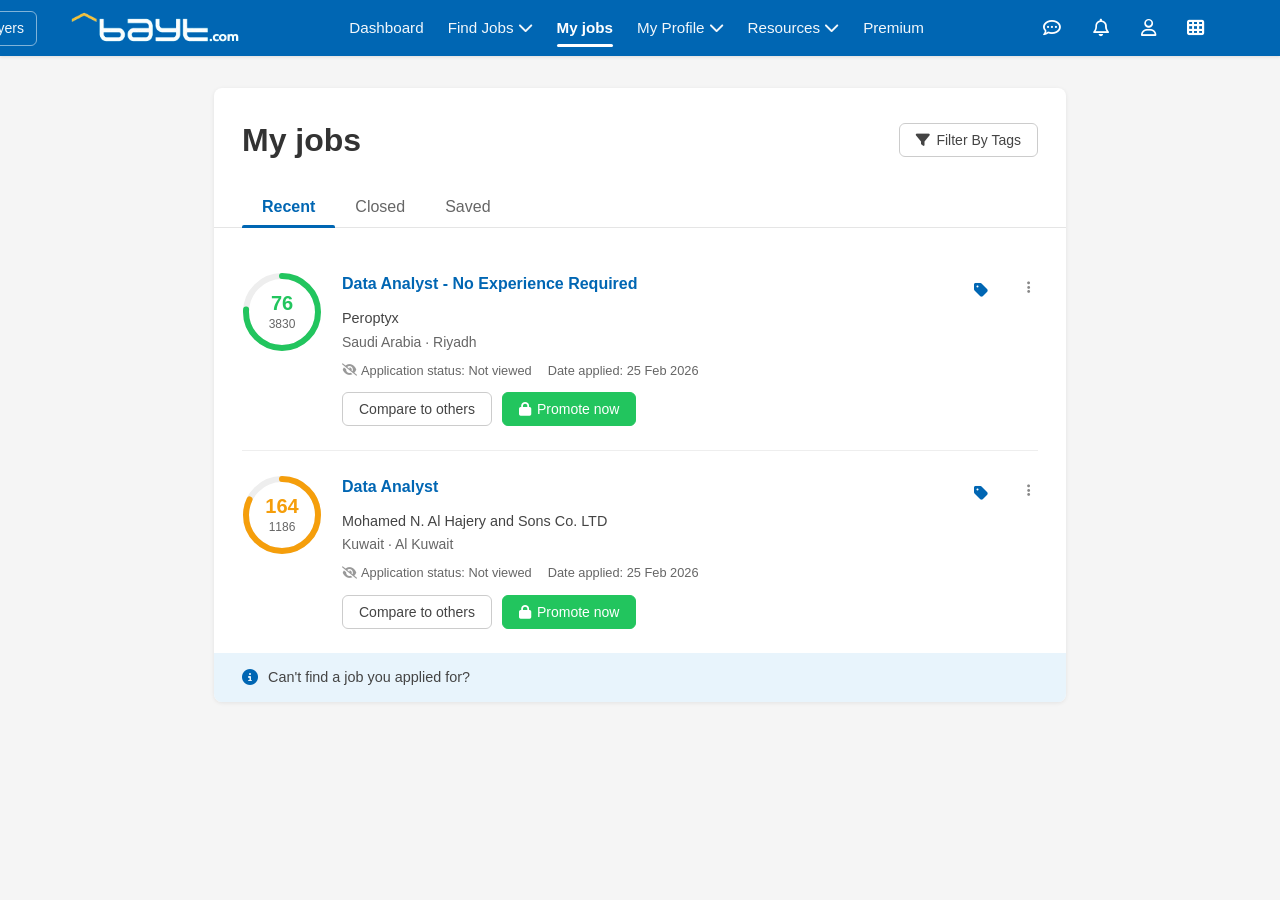
<file: index.html>
<!DOCTYPE html>
<html lang="en">
<head>
  <meta charset="UTF-8">
  <meta name="viewport" content="width=device-width, initial-scale=1.0">
  <meta http-equiv="Cache-Control" content="no-cache, no-store, must-revalidate">
  <title>My jobs - bayt</title>
  <link rel="stylesheet" href="styles.css">
  <link rel="stylesheet" href="https://cdnjs.cloudflare.com/ajax/libs/font-awesome/6.5.1/css/all.min.css">
</head>
<body>
  <!-- Header -->
  <header class="header">
    <div class="header-inner">
      <a href="employer.html" class="view-switcher view-switcher-seeker" title="Switch to employer view">For Employers</a>
      <a href="index.html" class="logo">
        <img src="assets/bayt-logo.png?v=2" alt="bayt.com" class="logo-img" />
      </a>
      <label for="nav-toggle" class="hamburger-btn" aria-label="Open menu"><i class="fas fa-bars"></i></label>
      <input type="checkbox" id="nav-toggle" class="nav-toggle">
      <div class="nav-drawer" id="nav-drawer">
        <nav class="nav">
          <a href="#">Dashboard</a>
          <a href="find-jobs.html">Find Jobs <i class="fas fa-chevron-down"></i></a>
          <a href="index.html" class="active">My jobs</a>
          <a href="#">My Profile <i class="fas fa-chevron-down"></i></a>
          <a href="#">Resources <i class="fas fa-chevron-down"></i></a>
          <a href="#">Premium</a>
        </nav>
      </div>
      <div class="header-actions">
        <button class="icon-btn" aria-label="Messages"><i class="far fa-comment-dots"></i></button>
        <button class="icon-btn" aria-label="Notifications"><i class="far fa-bell"></i></button>
        <button class="icon-btn" aria-label="Profile"><i class="far fa-user"></i></button>
        <button class="icon-btn" aria-label="Apps"><i class="fas fa-th"></i></button>
      </div>
    </div>
  </header>

  <!-- Main content -->
  <main class="main">
    <div class="content-card">
      <div class="page-title-row">
        <h1 class="page-title">My jobs</h1>
        <button type="button" class="btn btn-filter-listing" id="seeker-filter-btn" aria-label="Filter by tags"><i class="fas fa-filter"></i> Filter By Tags</button>
      </div>

      <!-- Tabs -->
      <div class="tabs">
        <button class="tab active" data-tab="recent">Recent</button>
        <button class="tab" data-tab="closed">Closed</button>
        <button class="tab" data-tab="saved">Saved</button>
      </div>

      <!-- Job listings -->
      <div class="job-list">
        <!-- Job card 1 -->
        <article class="job-card" data-job-id="1">
          <div class="job-card-left">
            <div class="progress-ring progress-green" data-score="76" data-total="3830">
              <svg viewBox="0 0 80 80">
                <circle class="ring-bg" cx="40" cy="40" r="36" />
                <circle class="ring-fill" cx="40" cy="40" r="36" />
              </svg>
              <div class="ring-content">
                <span class="score">76</span>
                <span class="total">3830</span>
              </div>
            </div>
          </div>
          <div class="job-card-body">
            <div class="job-title-row">
              <h2 class="job-title"><a href="#">Data Analyst - No Experience Required</a></h2>
              <button type="button" class="btn-add-tag btn-add-tag-icon seeker-tag-btn-mobile" data-job-id="1" aria-label="Add tag" title="Add tag"><i class="fas fa-tag"></i></button>
            </div>
            <p class="company">Peroptyx</p>
            <p class="location">Saudi Arabia · Riyadh</p>
            <p class="meta">
              <span class="status"><i class="fas fa-eye-slash"></i> Application status: Not viewed</span>
              <span class="date">Date applied: 25 Feb 2026</span>
            </p>
            <div class="job-card-tags">
              <div class="job-tags-chips" data-job-id="1"></div>
              <button type="button" class="btn-add-tag btn-add-tag-icon seeker-tag-btn-desktop" data-job-id="1" aria-label="Add tag" title="Add tag"><i class="fas fa-tag"></i></button>
            </div>
            <div class="job-actions">
              <button class="btn btn-secondary">Compare to others</button>
              <button class="btn btn-primary"><i class="fas fa-lock"></i> Promote now</button>
            </div>
          </div>
          <button class="card-menu" aria-label="More options"><i class="fas fa-ellipsis-v"></i></button>
        </article>

        <!-- Job card 2 -->
        <article class="job-card" data-job-id="2">
          <div class="job-card-left">
            <div class="progress-ring progress-orange" data-score="164" data-total="1186">
              <svg viewBox="0 0 80 80">
                <circle class="ring-bg" cx="40" cy="40" r="36" />
                <circle class="ring-fill" cx="40" cy="40" r="36" />
              </svg>
              <div class="ring-content">
                <span class="score">164</span>
                <span class="total">1186</span>
              </div>
            </div>
          </div>
          <div class="job-card-body">
            <div class="job-title-row">
              <h2 class="job-title"><a href="#">Data Analyst</a></h2>
              <button type="button" class="btn-add-tag btn-add-tag-icon seeker-tag-btn-mobile" data-job-id="2" aria-label="Add tag" title="Add tag"><i class="fas fa-tag"></i></button>
            </div>
            <p class="company">Mohamed N. Al Hajery and Sons Co. LTD</p>
            <p class="location">Kuwait · Al Kuwait</p>
            <p class="meta">
              <span class="status"><i class="fas fa-eye-slash"></i> Application status: Not viewed</span>
              <span class="date">Date applied: 25 Feb 2026</span>
            </p>
            <div class="job-card-tags">
              <div class="job-tags-chips" data-job-id="2"></div>
              <button type="button" class="btn-add-tag btn-add-tag-icon seeker-tag-btn-desktop" data-job-id="2" aria-label="Add tag" title="Add tag"><i class="fas fa-tag"></i></button>
            </div>
            <div class="job-actions">
              <button class="btn btn-secondary">Compare to others</button>
              <button class="btn btn-primary"><i class="fas fa-lock"></i> Promote now</button>
            </div>
          </div>
          <button class="card-menu" aria-label="More options"><i class="fas fa-ellipsis-v"></i></button>
        </article>
      </div>

      <!-- Info strip -->
      <div class="info-strip">
        <i class="fas fa-info-circle"></i>
        <span>Can't find a job you applied for?</span>
      </div>
    </div>
  </main>

  <!-- Add tag / Manage tags popup -->
  <div class="tag-modal-overlay" id="tag-modal-overlay" aria-hidden="true" style="display: none;">
    <div class="tag-modal" id="tag-modal" role="dialog" aria-labelledby="tag-modal-title">
      <div class="tag-modal-header">
        <h2 id="tag-modal-title">Add tag to listing</h2>
        <button type="button" class="tag-modal-close" id="tag-modal-close" aria-label="Close">&times;</button>
      </div>
      <div class="tag-modal-body">
        <div class="tag-modal-view tag-modal-categories" id="tag-modal-categories">
          <div class="tag-modal-select-row">
            <h3 class="tag-modal-select-label">Select Category</h3>
            <a href="manage-tags.html" class="link-manage-tags"><i class="fas fa-cog"></i> Manage tags</a>
          </div>
          <div class="tag-category-dropdowns" id="tag-category-list"></div>
          <div class="inline-add-wrap" id="add-category-inline" hidden>
            <input type="text" id="add-category-input" class="inline-add-input" placeholder="Category name" />
            <div class="inline-add-actions">
              <button type="button" class="btn btn-inline-add" id="add-category-submit">Add</button>
              <button type="button" class="btn btn-inline-cancel" id="add-category-cancel">Cancel</button>
            </div>
          </div>
          <button type="button" class="btn-add-category" id="btn-add-category">
            <i class="fas fa-plus"></i> Add category
          </button>
        </div>
      </div>
    </div>
  </div>

  <!-- Filter by tags modal (job seeker listing) -->
  <div class="filter-modal-overlay" id="seeker-filter-overlay" aria-hidden="true" style="display: none;">
    <div class="filter-modal" id="seeker-filter-modal" role="dialog" aria-labelledby="seeker-filter-title">
      <div class="filter-modal-header">
        <h2 id="seeker-filter-title">Filter by category</h2>
        <button type="button" class="filter-modal-close" id="seeker-filter-close" aria-label="Close">&times;</button>
      </div>
      <div class="filter-modal-body" id="seeker-filter-body"></div>
      <div class="filter-modal-footer">
        <button type="button" class="btn btn-secondary" id="seeker-filter-clear">Clear</button>
        <button type="button" class="btn btn-primary" id="seeker-filter-apply">Apply</button>
      </div>
    </div>
  </div>

  <script src="find-jobs-data.js"></script>
  <script src="script.js"></script>
  <script src="my-jobs-tags.js"></script>
  <script src="my-jobs-filter.js"></script>
  <script src="mobile-nav.js"></script>
</body>
</html>
</file>
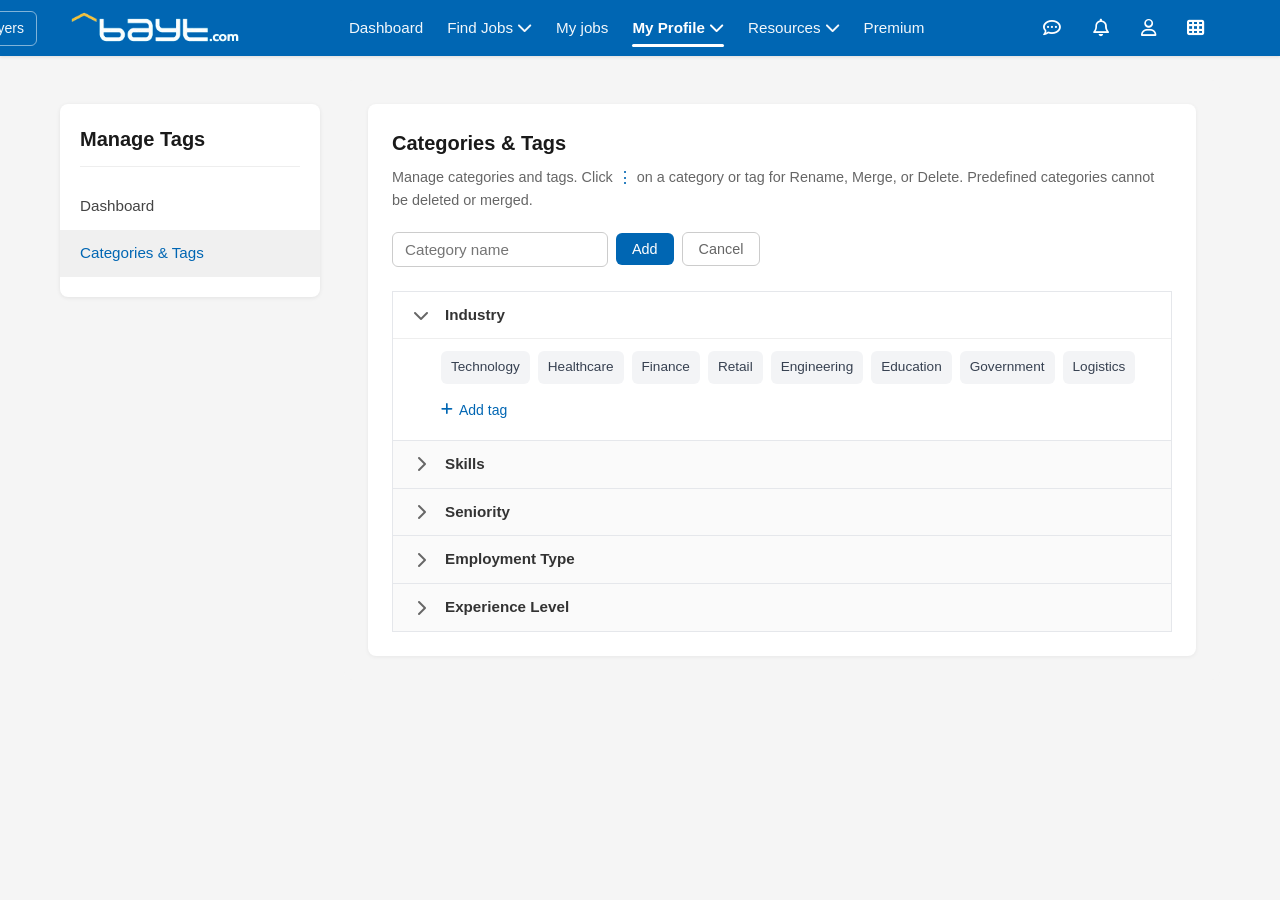
<file: edit-tags.html>
<!DOCTYPE html>
<html lang="en">
<head>
  <meta charset="UTF-8">
  <meta name="viewport" content="width=device-width, initial-scale=1.0">
  <meta http-equiv="Cache-Control" content="no-cache, no-store, must-revalidate">
  <title>Categories &amp; Tags - bayt.com</title>
  <link rel="stylesheet" href="styles.css">
  <link rel="stylesheet" href="manage-tags.css">
  <link rel="stylesheet" href="https://cdnjs.cloudflare.com/ajax/libs/font-awesome/6.5.1/css/all.min.css">
</head>
<body class="page-manage-tags">
  <header class="header">
    <div class="header-inner">
      <a href="employer.html" class="view-switcher view-switcher-seeker" title="Switch to employer view">For Employers</a>
      <a href="index.html" class="logo">
        <img src="assets/bayt-logo.png?v=2" alt="bayt.com" class="logo-img" />
      </a>
      <label for="nav-toggle" class="hamburger-btn" aria-label="Open menu"><i class="fas fa-bars"></i></label>
      <input type="checkbox" id="nav-toggle" class="nav-toggle">
      <div class="nav-drawer" id="nav-drawer">
        <nav class="nav">
          <a href="#">Dashboard</a>
          <a href="find-jobs.html">Find Jobs <i class="fas fa-chevron-down"></i></a>
          <a href="index.html">My jobs</a>
          <a href="#" class="active">My Profile <i class="fas fa-chevron-down"></i></a>
          <a href="#">Resources <i class="fas fa-chevron-down"></i></a>
          <a href="#">Premium</a>
        </nav>
      </div>
      <div class="header-actions">
        <button class="icon-btn" aria-label="Messages"><i class="far fa-comment-dots"></i></button>
        <button class="icon-btn" aria-label="Notifications"><i class="far fa-bell"></i></button>
        <button class="icon-btn" aria-label="Profile"><i class="far fa-user"></i></button>
        <button class="icon-btn" aria-label="Apps"><i class="fas fa-th"></i></button>
      </div>
    </div>
  </header>

  <main class="manage-tags-main">
    <aside class="manage-tags-sidebar">
      <div class="sidebar-card">
        <h2 class="sidebar-title">Manage Tags</h2>
        <nav class="sidebar-nav">
          <a href="tags-dashboard.html" class="sidebar-item">Dashboard</a>
          <a href="edit-tags.html" class="sidebar-item active">Categories &amp; Tags</a>
        </nav>
      </div>
    </aside>

    <div class="manage-tags-content">
      <div class="content-card edit-tags-card">
        <h2 class="content-card-title">Categories &amp; Tags</h2>
        <p class="content-card-desc">Manage categories and tags. Click <span class="edit-desc-icon" aria-hidden="true">⋮</span> on a category or tag for Rename, Merge, or Delete. Predefined categories cannot be deleted or merged.</p>
        <div class="edit-toolbar">
          <div class="edit-inline-form" id="edit-add-category-form">
            <input type="text" id="edit-add-category-input" placeholder="Category name" class="edit-inline-input" />
            <button type="button" class="btn btn-inline-add" id="edit-add-category-submit">Add</button>
            <button type="button" class="btn btn-inline-cancel" id="edit-add-category-cancel">Cancel</button>
          </div>
        </div>
        <div class="edit-categories" id="edit-categories"></div>
      </div>
    </div>
  </main>

  <!-- Merge target selection modal -->
  <div class="edit-merge-overlay" id="edit-merge-overlay" hidden>
    <div class="edit-merge-modal">
      <h3 class="edit-merge-title" id="edit-merge-title">Merge into</h3>
      <select id="edit-merge-select" class="edit-merge-select"></select>
      <div class="edit-merge-actions">
        <button type="button" class="btn btn-primary" id="edit-merge-confirm">Confirm</button>
        <button type="button" class="btn btn-inline-cancel" id="edit-merge-cancel">Cancel</button>
      </div>
    </div>
  </div>

  <!-- In-page confirm dialog -->
  <div class="edit-dialog-overlay" id="edit-confirm-overlay" hidden>
    <div class="edit-dialog-modal">
      <p class="edit-dialog-message" id="edit-confirm-message"></p>
      <div class="edit-dialog-actions">
        <button type="button" class="btn btn-primary" id="edit-confirm-ok">Confirm</button>
        <button type="button" class="btn btn-inline-cancel" id="edit-confirm-cancel">Cancel</button>
      </div>
    </div>
  </div>

  <!-- In-page alert dialog -->
  <div class="edit-dialog-overlay" id="edit-alert-overlay" hidden>
    <div class="edit-dialog-modal">
      <p class="edit-dialog-message" id="edit-alert-message"></p>
      <div class="edit-dialog-actions">
        <button type="button" class="btn btn-primary" id="edit-alert-ok">OK</button>
      </div>
    </div>
  </div>

  <!-- In-page rename dialog -->
  <div class="edit-dialog-overlay" id="edit-rename-overlay" hidden>
    <div class="edit-dialog-modal">
      <label class="edit-dialog-label" id="edit-rename-label">New name</label>
      <input type="text" class="edit-dialog-input" id="edit-rename-input" placeholder="Enter name" />
      <div class="edit-dialog-actions">
        <button type="button" class="btn btn-primary" id="edit-rename-save">Save</button>
        <button type="button" class="btn btn-inline-cancel" id="edit-rename-cancel">Cancel</button>
      </div>
    </div>
  </div>

  <!-- Shared actions dropdown (positioned by JS) -->
  <div id="edit-actions-dropdown" class="edit-actions-dropdown" hidden role="menu">
    <button type="button" class="edit-action-item" data-action="rename" role="menuitem">Rename</button>
    <button type="button" class="edit-action-item" data-action="merge" role="menuitem">Merge</button>
    <button type="button" class="edit-action-item edit-action-delete" data-action="delete" role="menuitem">Delete</button>
  </div>

  <script src="find-jobs-data.js"></script>
  <script src="edit-tags.js"></script>
  <script src="mobile-nav.js"></script>
</body>
</html>
</file>
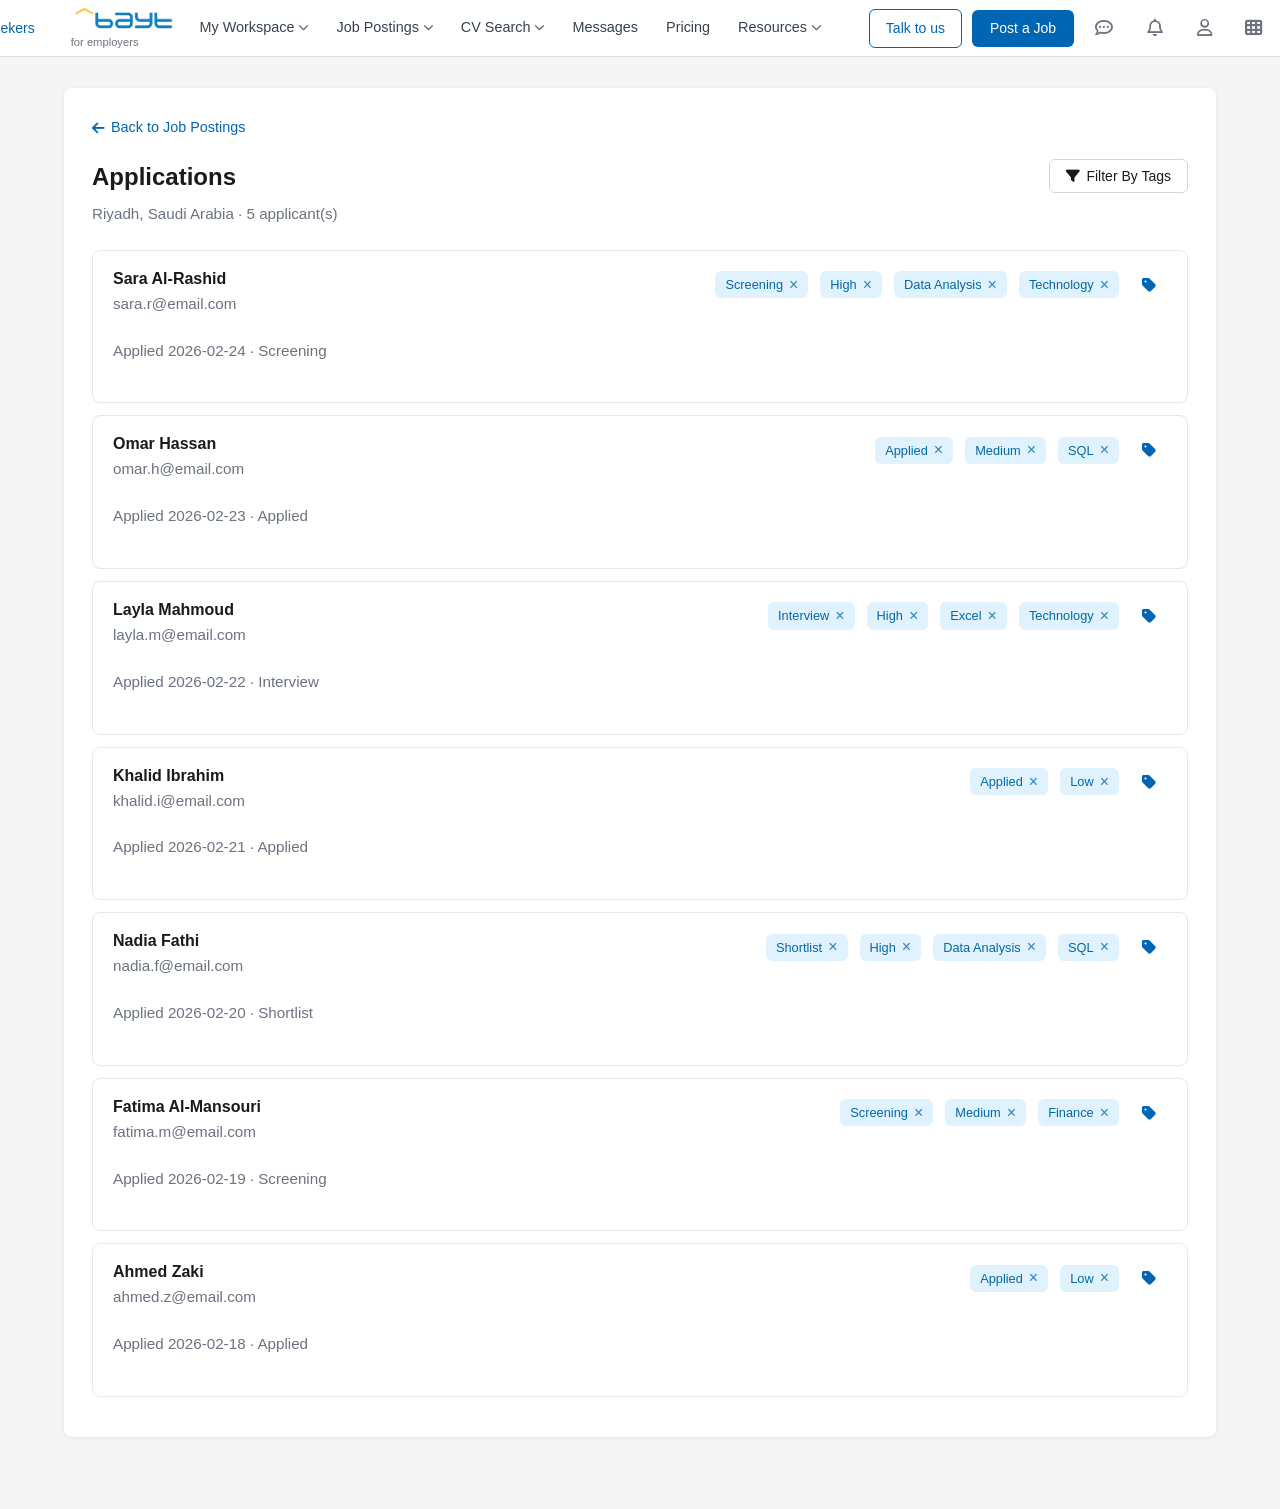
<file: employer-applicants.html>
<!DOCTYPE html>
<html lang="en">
<head>
  <meta charset="UTF-8">
  <meta name="viewport" content="width=device-width, initial-scale=1.0">
  <meta http-equiv="Cache-Control" content="no-cache, no-store, must-revalidate">
  <title>Applications - bayt.com for employers</title>
  <link rel="stylesheet" href="styles.css">
  <link rel="stylesheet" href="employer.css">
  <link rel="stylesheet" href="https://cdnjs.cloudflare.com/ajax/libs/font-awesome/6.5.1/css/all.min.css">
</head>
<body class="page-employer">
  <header class="header-employer">
    <div class="header-inner">
      <a href="index.html" class="view-switcher-employer" title="Switch to job seeker view">For Job Seekers</a>
      <a href="employer.html" class="logo-wrap">
        <div class="logo-employer">
          <img src="assets/bayt-logo-employer.png" alt="bayt.com" class="logo-employer-img" />
          <span class="logo-tagline">for employers</span>
        </div>
      </a>
      <nav class="nav-employer">
        <a href="#">My Workspace <i class="fas fa-chevron-down"></i></a>
        <a href="employer-jobs.html" class="active">Job Postings <i class="fas fa-chevron-down"></i></a>
        <a href="#">CV Search <i class="fas fa-chevron-down"></i></a>
        <a href="#">Messages</a>
        <a href="#">Pricing</a>
        <a href="#">Resources <i class="fas fa-chevron-down"></i></a>
      </nav>
      <div class="header-spacer" aria-hidden="true"></div>
      <div class="header-buttons">
        <a href="#" class="btn-talk">Talk to us</a>
        <a href="#" class="btn-post-job">Post a Job</a>
        <button type="button" class="icon-btn-employer" aria-label="Messages"><i class="far fa-comment-dots"></i></button>
        <button type="button" class="icon-btn-employer" aria-label="Notifications"><i class="far fa-bell"></i></button>
        <button type="button" class="icon-btn-employer" aria-label="Profile"><i class="far fa-user"></i></button>
        <button type="button" class="icon-btn-employer" aria-label="Menu"><i class="fas fa-th"></i></button>
      </div>
    </div>
  </header>

  <main class="main employer-main">
    <div class="employer-content-card employer-applicants-card">
      <a href="employer-jobs.html" class="employer-applicants-back"><i class="fas fa-arrow-left"></i> Back to Job Postings</a>
      <div class="employer-applicants-title-row">
        <div>
          <h1 class="employer-applicants-title" id="applicants-job-title">Applications</h1>
          <p class="employer-applicants-subtitle" id="applicants-job-subtitle"></p>
        </div>
        <button type="button" class="btn btn-filter-listing employer-btn-filter" id="employer-filter-btn" aria-label="Filter by tags"><i class="fas fa-filter"></i> Filter By Tags</button>
      </div>
      <div class="employer-applicants-list" id="employer-applicants-list">
        <!-- Static fallback so applicants show even if JS fails or loads late -->
        <article class="employer-applicant-row" data-applicant-id="app-1-1">
          <div class="employer-applicant-info">
            <div class="employer-applicant-name-row">
              <h3 class="employer-applicant-name">Sara Al-Rashid</h3>
              <button type="button" class="employer-btn-add-tag btn-add-tag-applicant btn-add-tag-icon employer-tag-btn-mobile" data-applicant-id="app-1-1" aria-label="Add tag" title="Add tag"><i class="fas fa-tag"></i></button>
            </div>
            <p class="employer-applicant-email">sara.r@email.com</p>
            <p class="employer-applicant-meta">Applied 2026-02-24 · Screening</p>
          </div>
          <div class="employer-applicant-tags-wrap">
            <div class="applicant-tags-chips" data-applicant-id="app-1-1"></div>
            <button type="button" class="employer-btn-add-tag btn-add-tag-applicant btn-add-tag-icon employer-tag-btn-desktop" data-applicant-id="app-1-1" aria-label="Add tag" title="Add tag"><i class="fas fa-tag"></i></button>
          </div>
        </article>
        <article class="employer-applicant-row" data-applicant-id="app-1-2">
          <div class="employer-applicant-info">
            <div class="employer-applicant-name-row">
              <h3 class="employer-applicant-name">Omar Hassan</h3>
              <button type="button" class="employer-btn-add-tag btn-add-tag-applicant btn-add-tag-icon employer-tag-btn-mobile" data-applicant-id="app-1-2" aria-label="Add tag" title="Add tag"><i class="fas fa-tag"></i></button>
            </div>
            <p class="employer-applicant-email">omar.h@email.com</p>
            <p class="employer-applicant-meta">Applied 2026-02-23 · Applied</p>
          </div>
          <div class="employer-applicant-tags-wrap">
            <div class="applicant-tags-chips" data-applicant-id="app-1-2"></div>
            <button type="button" class="employer-btn-add-tag btn-add-tag-applicant btn-add-tag-icon employer-tag-btn-desktop" data-applicant-id="app-1-2" aria-label="Add tag" title="Add tag"><i class="fas fa-tag"></i></button>
          </div>
        </article>
        <article class="employer-applicant-row" data-applicant-id="app-1-3">
          <div class="employer-applicant-info">
            <div class="employer-applicant-name-row">
              <h3 class="employer-applicant-name">Layla Mahmoud</h3>
              <button type="button" class="employer-btn-add-tag btn-add-tag-applicant btn-add-tag-icon employer-tag-btn-mobile" data-applicant-id="app-1-3" aria-label="Add tag" title="Add tag"><i class="fas fa-tag"></i></button>
            </div>
            <p class="employer-applicant-email">layla.m@email.com</p>
            <p class="employer-applicant-meta">Applied 2026-02-22 · Interview</p>
          </div>
          <div class="employer-applicant-tags-wrap">
            <div class="applicant-tags-chips" data-applicant-id="app-1-3"></div>
            <button type="button" class="employer-btn-add-tag btn-add-tag-applicant btn-add-tag-icon employer-tag-btn-desktop" data-applicant-id="app-1-3" aria-label="Add tag" title="Add tag"><i class="fas fa-tag"></i></button>
          </div>
        </article>
        <article class="employer-applicant-row" data-applicant-id="app-1-4">
          <div class="employer-applicant-info">
            <div class="employer-applicant-name-row">
              <h3 class="employer-applicant-name">Khalid Ibrahim</h3>
              <button type="button" class="employer-btn-add-tag btn-add-tag-applicant btn-add-tag-icon employer-tag-btn-mobile" data-applicant-id="app-1-4" aria-label="Add tag" title="Add tag"><i class="fas fa-tag"></i></button>
            </div>
            <p class="employer-applicant-email">khalid.i@email.com</p>
            <p class="employer-applicant-meta">Applied 2026-02-21 · Applied</p>
          </div>
          <div class="employer-applicant-tags-wrap">
            <div class="applicant-tags-chips" data-applicant-id="app-1-4"></div>
            <button type="button" class="employer-btn-add-tag btn-add-tag-applicant btn-add-tag-icon employer-tag-btn-desktop" data-applicant-id="app-1-4" aria-label="Add tag" title="Add tag"><i class="fas fa-tag"></i></button>
          </div>
        </article>
        <article class="employer-applicant-row" data-applicant-id="app-1-5">
          <div class="employer-applicant-info">
            <div class="employer-applicant-name-row">
              <h3 class="employer-applicant-name">Nadia Fathi</h3>
              <button type="button" class="employer-btn-add-tag btn-add-tag-applicant btn-add-tag-icon employer-tag-btn-mobile" data-applicant-id="app-1-5" aria-label="Add tag" title="Add tag"><i class="fas fa-tag"></i></button>
            </div>
            <p class="employer-applicant-email">nadia.f@email.com</p>
            <p class="employer-applicant-meta">Applied 2026-02-20 · Shortlist</p>
          </div>
          <div class="employer-applicant-tags-wrap">
            <div class="applicant-tags-chips" data-applicant-id="app-1-5"></div>
            <button type="button" class="employer-btn-add-tag btn-add-tag-applicant btn-add-tag-icon employer-tag-btn-desktop" data-applicant-id="app-1-5" aria-label="Add tag" title="Add tag"><i class="fas fa-tag"></i></button>
          </div>
        </article>
      </div>
    </div>
  </main>

  <!-- Add tag modal (candidate tagging) -->
  <div class="tag-modal-overlay" id="applicant-tag-modal-overlay" aria-hidden="true" style="display: none;">
    <div class="tag-modal" id="applicant-tag-modal" role="dialog" aria-labelledby="applicant-tag-modal-title">
      <div class="tag-modal-header">
        <h2 id="applicant-tag-modal-title">Add tag to candidate</h2>
        <button type="button" class="tag-modal-close" id="applicant-tag-modal-close" aria-label="Close">&times;</button>
      </div>
      <div class="tag-modal-body">
        <div class="tag-modal-view tag-modal-categories" id="applicant-tag-modal-categories">
          <div class="tag-modal-select-row">
            <h3 class="tag-modal-select-label">Select Category</h3>
            <a href="employer-tags-dashboard.html" class="link-manage-tags"><i class="fas fa-cog"></i> Manage tags</a>
          </div>
          <div class="tag-category-dropdowns" id="applicant-tag-category-list"></div>
          <div class="inline-add-wrap" id="applicant-add-category-inline" hidden>
            <input type="text" id="applicant-add-category-input" class="inline-add-input" placeholder="Category name" />
            <div class="inline-add-actions">
              <button type="button" class="btn btn-inline-add" id="applicant-add-category-submit">Add</button>
              <button type="button" class="btn btn-inline-cancel" id="applicant-add-category-cancel">Cancel</button>
            </div>
          </div>
          <button type="button" class="btn-add-category" id="applicant-btn-add-category">
            <i class="fas fa-plus"></i> Add category
          </button>
        </div>
      </div>
    </div>
  </div>

  <!-- Filter by category modal (employer applicants listing) -->
  <div class="filter-modal-overlay" id="employer-filter-overlay" aria-hidden="true" style="display: none;">
    <div class="filter-modal" id="employer-filter-modal" role="dialog" aria-labelledby="employer-filter-title">
      <div class="filter-modal-header">
        <h2 id="employer-filter-title">Filter by category</h2>
        <button type="button" class="filter-modal-close" id="employer-filter-close" aria-label="Close">&times;</button>
      </div>
      <div class="filter-modal-body" id="employer-filter-body"></div>
      <div class="filter-modal-footer">
        <button type="button" class="btn btn-secondary" id="employer-filter-clear">Clear</button>
        <button type="button" class="btn btn-primary" id="employer-filter-apply">Apply</button>
      </div>
    </div>
  </div>

  <script>
    window.EMPLOYER_APPLICANTS = window.EMPLOYER_APPLICANTS || {
      'job-1': [
        { id: 'app-1-1', name: 'Sara Al-Rashid', email: 'sara.r@email.com', appliedDate: '2026-02-24', currentStage: 'Screening' },
        { id: 'app-1-2', name: 'Omar Hassan', email: 'omar.h@email.com', appliedDate: '2026-02-23', currentStage: 'Applied' },
        { id: 'app-1-3', name: 'Layla Mahmoud', email: 'layla.m@email.com', appliedDate: '2026-02-22', currentStage: 'Interview' },
        { id: 'app-1-4', name: 'Khalid Ibrahim', email: 'khalid.i@email.com', appliedDate: '2026-02-21', currentStage: 'Applied' },
        { id: 'app-1-5', name: 'Nadia Fathi', email: 'nadia.f@email.com', appliedDate: '2026-02-20', currentStage: 'Shortlist' }
      ],
      'job-2': [
        { id: 'app-2-1', name: 'Youssef Ahmed', email: 'youssef.a@email.com', appliedDate: '2026-02-25', currentStage: 'Applied' },
        { id: 'app-2-2', name: 'Mariam Saleh', email: 'mariam.s@email.com', appliedDate: '2026-02-24', currentStage: 'Technical Test' },
        { id: 'app-2-3', name: 'Tariq Nasser', email: 'tariq.n@email.com', appliedDate: '2026-02-23', currentStage: 'Applied' }
      ],
      'job-3': [
        { id: 'app-3-1', name: 'Hana Khalil', email: 'hana.k@email.com', appliedDate: '2026-02-22', currentStage: 'Interview' },
        { id: 'app-3-2', name: 'Rami Farouk', email: 'rami.f@email.com', appliedDate: '2026-02-21', currentStage: 'Shortlist' }
      ]
    };
    window.EMPLOYER_JOBS = window.EMPLOYER_JOBS || [
      { id: 'job-1', title: 'Senior Data Analyst', location: 'Riyadh, Saudi Arabia', postedDate: '2026-02-20' },
      { id: 'job-2', title: 'Frontend Developer', location: 'Dubai, UAE', postedDate: '2026-02-18' },
      { id: 'job-3', title: 'Product Manager', location: 'Cairo, Egypt', postedDate: '2026-02-15' }
    ];
  </script>
  <script src="employer-jobs-data.js"></script>
  <script src="employer-applicants.js"></script>
  <script src="employer-applicants-filter.js"></script>
  <script src="mobile-nav.js"></script>
</body>
</html>
</file>
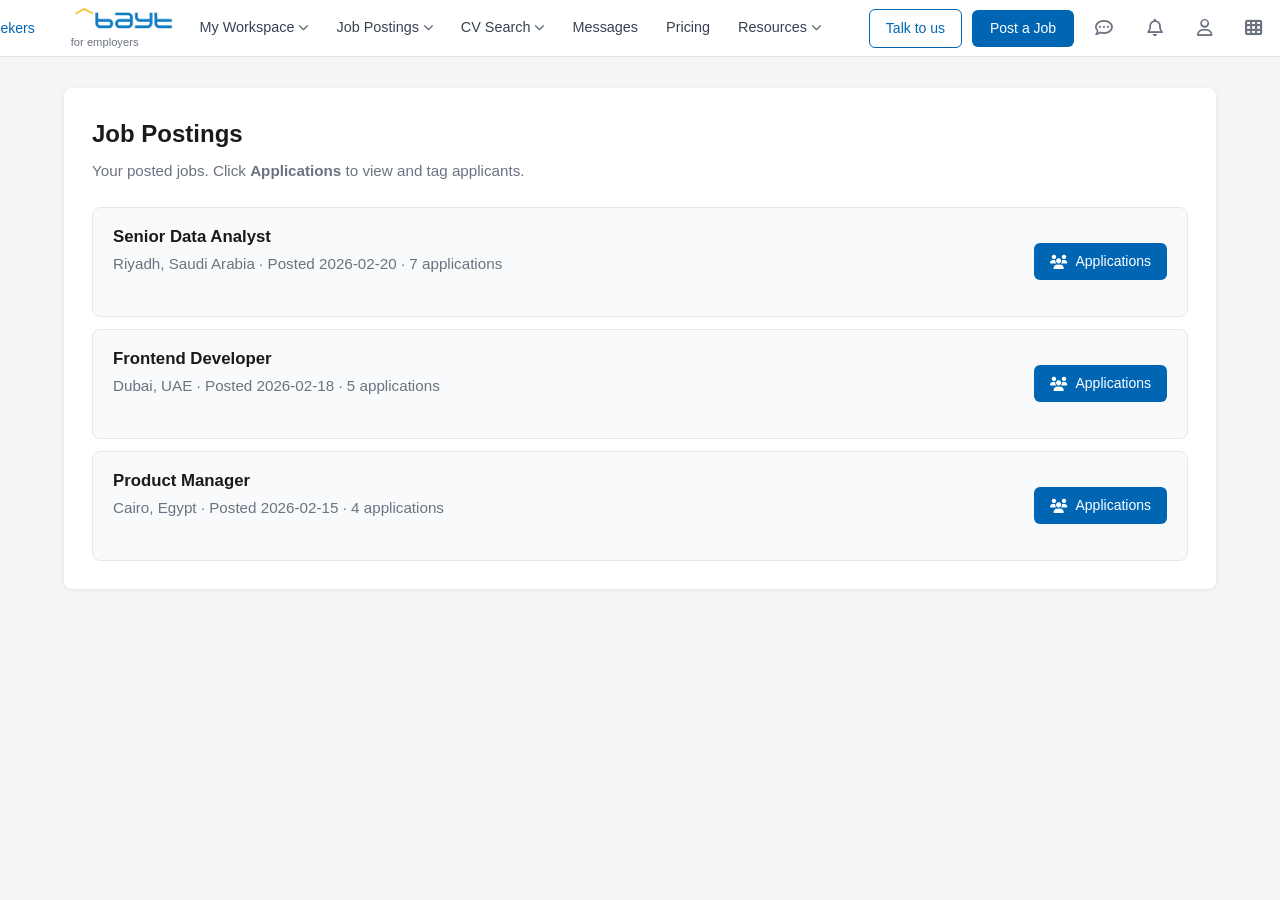
<file: employer-jobs.html>
<!DOCTYPE html>
<html lang="en">
<head>
  <meta charset="UTF-8">
  <meta name="viewport" content="width=device-width, initial-scale=1.0">
  <meta http-equiv="Cache-Control" content="no-cache, no-store, must-revalidate">
  <title>Job Postings - bayt.com for employers</title>
  <link rel="stylesheet" href="styles.css">
  <link rel="stylesheet" href="employer.css">
  <link rel="stylesheet" href="https://cdnjs.cloudflare.com/ajax/libs/font-awesome/6.5.1/css/all.min.css">
</head>
<body class="page-employer">
  <header class="header-employer">
    <div class="header-inner">
      <a href="index.html" class="view-switcher-employer" title="Switch to job seeker view">For Job Seekers</a>
      <a href="employer.html" class="logo-wrap">
        <div class="logo-employer">
          <img src="assets/bayt-logo-employer.png" alt="bayt.com" class="logo-employer-img" />
          <span class="logo-tagline">for employers</span>
        </div>
      </a>
      <nav class="nav-employer">
        <a href="#">My Workspace <i class="fas fa-chevron-down"></i></a>
        <a href="employer-jobs.html" class="active">Job Postings <i class="fas fa-chevron-down"></i></a>
        <a href="#">CV Search <i class="fas fa-chevron-down"></i></a>
        <a href="#">Messages</a>
        <a href="#">Pricing</a>
        <a href="#">Resources <i class="fas fa-chevron-down"></i></a>
      </nav>
      <div class="header-spacer" aria-hidden="true"></div>
      <div class="header-buttons">
        <a href="#" class="btn-talk">Talk to us</a>
        <a href="#" class="btn-post-job">Post a Job</a>
        <button type="button" class="icon-btn-employer" aria-label="Messages"><i class="far fa-comment-dots"></i></button>
        <button type="button" class="icon-btn-employer" aria-label="Notifications"><i class="far fa-bell"></i></button>
        <button type="button" class="icon-btn-employer" aria-label="Profile"><i class="far fa-user"></i></button>
        <button type="button" class="icon-btn-employer" aria-label="Menu"><i class="fas fa-th"></i></button>
      </div>
    </div>
  </header>

  <main class="main employer-main">
    <div class="employer-content-card employer-jobs-card">
      <h1 class="page-title">Job Postings</h1>
      <p class="employer-jobs-intro">Your posted jobs. Click <strong>Applications</strong> to view and tag applicants.</p>
      <div class="employer-jobs-list" id="employer-jobs-list">
        <!-- Fallback: if JS fails to load, show at least one job with Applications link -->
        <article class="employer-job-row" data-job-id="job-1">
          <div class="employer-job-info">
            <h2 class="employer-job-title">Senior Data Analyst</h2>
            <p class="employer-job-meta">Riyadh, Saudi Arabia · Posted 2026-02-20 · 7 applications</p>
          </div>
          <div class="employer-job-actions">
            <a href="employer-applicants.html?jobId=job-1" class="btn btn-primary employer-btn-applications"><i class="fas fa-users"></i> Applications</a>
          </div>
        </article>
        <article class="employer-job-row" data-job-id="job-2">
          <div class="employer-job-info">
            <h2 class="employer-job-title">Frontend Developer</h2>
            <p class="employer-job-meta">Dubai, UAE · Posted 2026-02-18 · 5 applications</p>
          </div>
          <div class="employer-job-actions">
            <a href="employer-applicants.html?jobId=job-2" class="btn btn-primary employer-btn-applications"><i class="fas fa-users"></i> Applications</a>
          </div>
        </article>
        <article class="employer-job-row" data-job-id="job-3">
          <div class="employer-job-info">
            <h2 class="employer-job-title">Product Manager</h2>
            <p class="employer-job-meta">Cairo, Egypt · Posted 2026-02-15 · 4 applications</p>
          </div>
          <div class="employer-job-actions">
            <a href="employer-applicants.html?jobId=job-3" class="btn btn-primary employer-btn-applications"><i class="fas fa-users"></i> Applications</a>
          </div>
        </article>
      </div>
    </div>
  </main>

  <script>
    window.EMPLOYER_JOBS = window.EMPLOYER_JOBS || [
      { id: 'job-1', title: 'Senior Data Analyst', location: 'Riyadh, Saudi Arabia', postedDate: '2026-02-20', status: 'active', applicationCount: 7 },
      { id: 'job-2', title: 'Frontend Developer', location: 'Dubai, UAE', postedDate: '2026-02-18', status: 'active', applicationCount: 5 },
      { id: 'job-3', title: 'Product Manager', location: 'Cairo, Egypt', postedDate: '2026-02-15', status: 'active', applicationCount: 4 }
    ];
  </script>
  <script src="employer-jobs-data.js"></script>
  <script src="employer-jobs.js"></script>
  <script src="mobile-nav.js"></script>
</body>
</html>
</file>
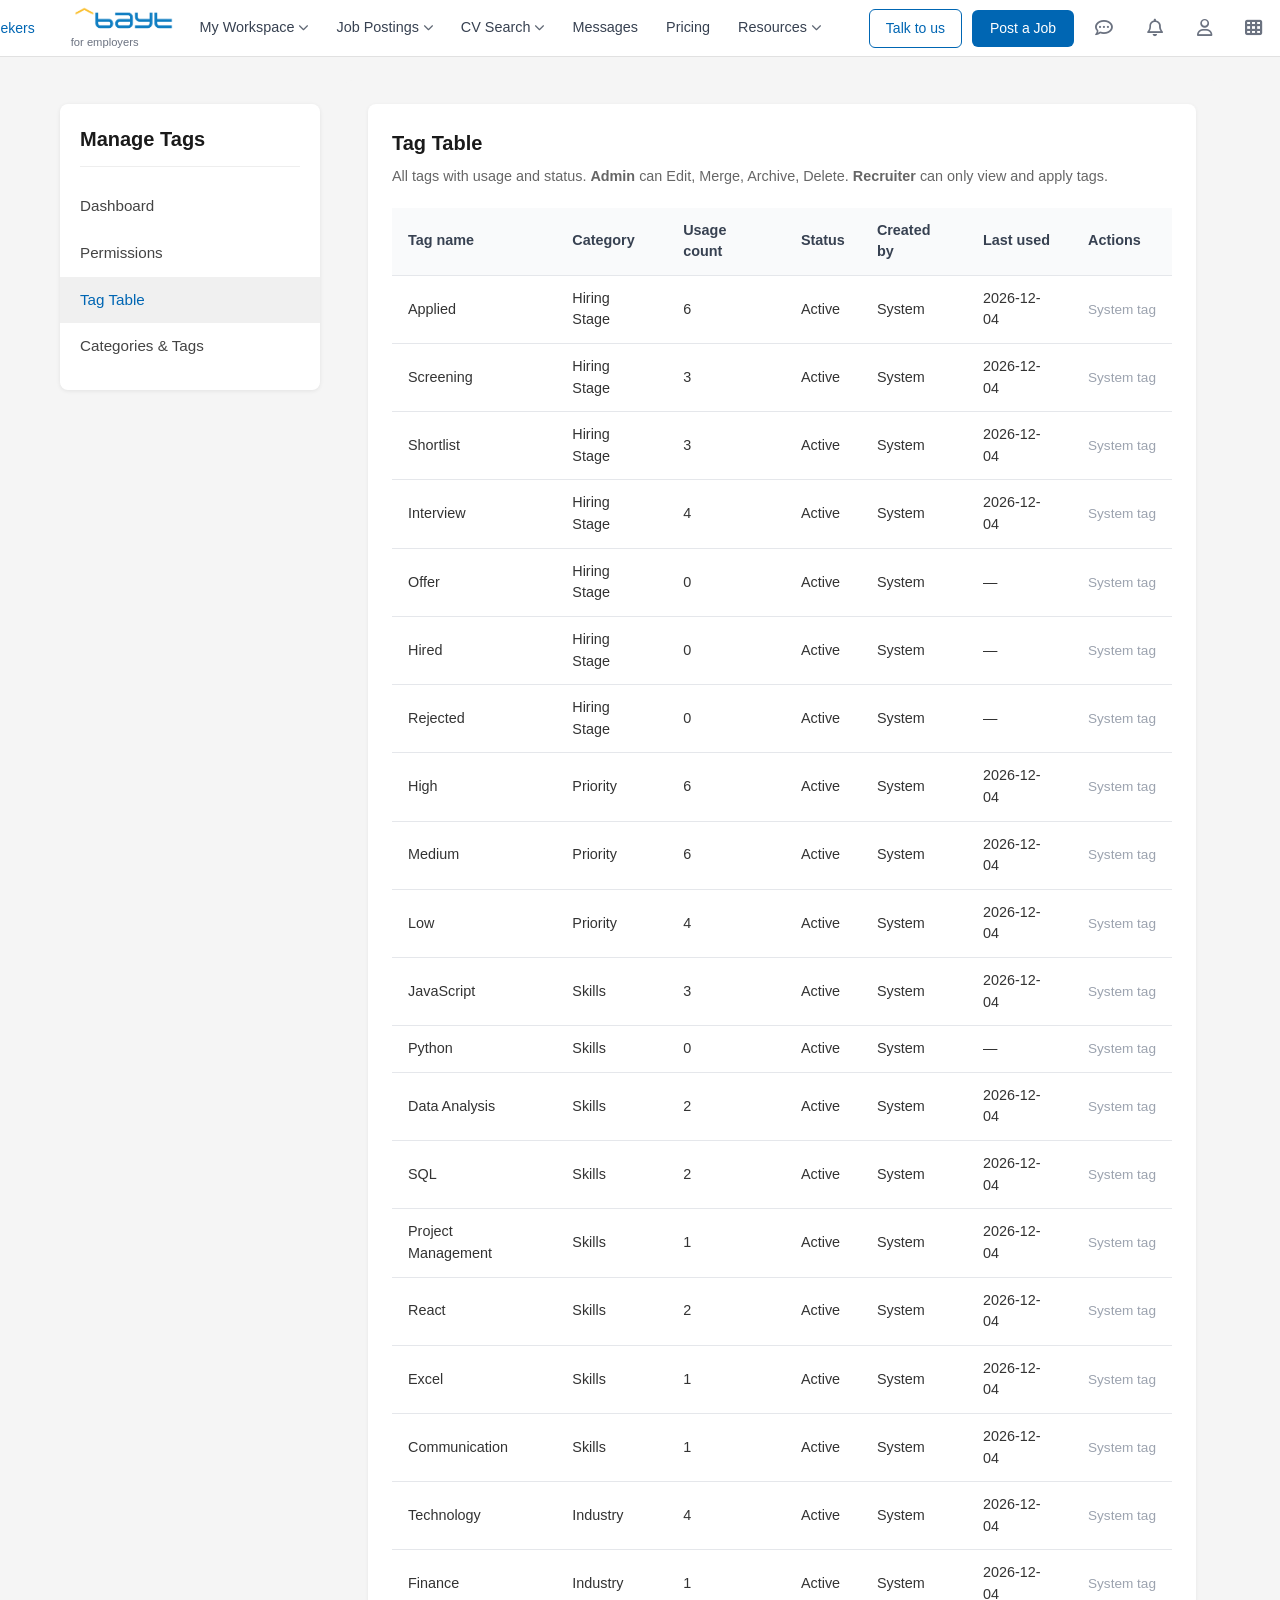
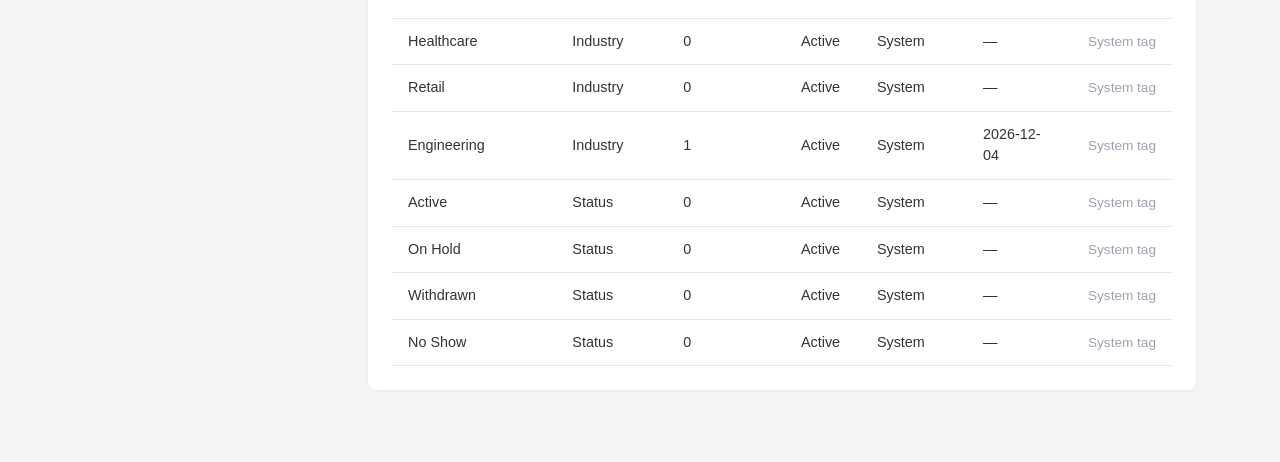
<file: employer-tag-table.html>
<!DOCTYPE html>
<html lang="en">
<head>
  <meta charset="UTF-8">
  <meta name="viewport" content="width=device-width, initial-scale=1.0">
  <meta http-equiv="Cache-Control" content="no-cache, no-store, must-revalidate">
  <title>Tag Table - bayt.com for employers</title>
  <link rel="stylesheet" href="styles.css">
  <link rel="stylesheet" href="employer.css">
  <link rel="stylesheet" href="manage-tags.css">
  <link rel="stylesheet" href="https://cdnjs.cloudflare.com/ajax/libs/font-awesome/6.5.1/css/all.min.css">
</head>
<body class="page-employer page-employer-manage-tags">
  <header class="header-employer">
    <div class="header-inner">
      <a href="index.html" class="view-switcher-employer" title="Switch to job seeker view">For Job Seekers</a>
      <a href="employer.html" class="logo-wrap">
        <div class="logo-employer">
          <img src="assets/bayt-logo-employer.png" alt="bayt.com" class="logo-employer-img" />
          <span class="logo-tagline">for employers</span>
        </div>
      </a>
      <nav class="nav-employer">
        <a href="#">My Workspace <i class="fas fa-chevron-down"></i></a>
        <a href="employer-jobs.html">Job Postings <i class="fas fa-chevron-down"></i></a>
        <a href="#">CV Search <i class="fas fa-chevron-down"></i></a>
        <a href="#">Messages</a>
        <a href="#">Pricing</a>
        <a href="#">Resources <i class="fas fa-chevron-down"></i></a>
      </nav>
      <div class="header-spacer" aria-hidden="true"></div>
      <div class="header-buttons">
        <a href="#" class="btn-talk">Talk to us</a>
        <a href="#" class="btn-post-job">Post a Job</a>
        <button type="button" class="icon-btn-employer" aria-label="Messages"><i class="far fa-comment-dots"></i></button>
        <button type="button" class="icon-btn-employer" aria-label="Notifications"><i class="far fa-bell"></i></button>
        <button type="button" class="icon-btn-employer" aria-label="Profile"><i class="far fa-user"></i></button>
        <button type="button" class="icon-btn-employer" aria-label="Menu"><i class="fas fa-th"></i></button>
      </div>
    </div>
  </header>

  <main class="manage-tags-main employer-manage-tags-main">
    <aside class="manage-tags-sidebar">
      <div class="sidebar-card">
        <h2 class="sidebar-title">Manage Tags</h2>
        <nav class="sidebar-nav">
          <a href="employer-tags-dashboard.html" class="sidebar-item">Dashboard</a>
          <a href="employer-tags-permissions.html" class="sidebar-item">Permissions</a>
          <a href="employer-tag-table.html" class="sidebar-item active">Tag Table</a>
          <a href="employer-tags-categories.html" class="sidebar-item">Categories &amp; Tags</a>
        </nav>
      </div>
    </aside>

    <div class="manage-tags-content">
      <div class="content-card">
        <h2 class="content-card-title">Tag Table</h2>
        <p class="content-card-desc">All tags with usage and status. <strong>Admin</strong> can Edit, Merge, Archive, Delete. <strong>Recruiter</strong> can only view and apply tags.</p>
        <div class="employer-tag-table-wrap">
          <table class="employer-tag-table" id="employer-tag-table">
            <thead>
              <tr>
                <th>Tag name</th>
                <th>Category</th>
                <th>Usage count</th>
                <th>Status</th>
                <th>Created by</th>
                <th>Last used</th>
                <th class="th-actions">Actions</th>
              </tr>
            </thead>
            <tbody id="employer-tag-table-body"></tbody>
          </table>
        </div>
      </div>
    </div>
  </main>

  <script src="employer-jobs-data.js"></script>
  <script src="employer-tag-table.js"></script>
  <script src="mobile-nav.js"></script>
</body>
</html>
</file>
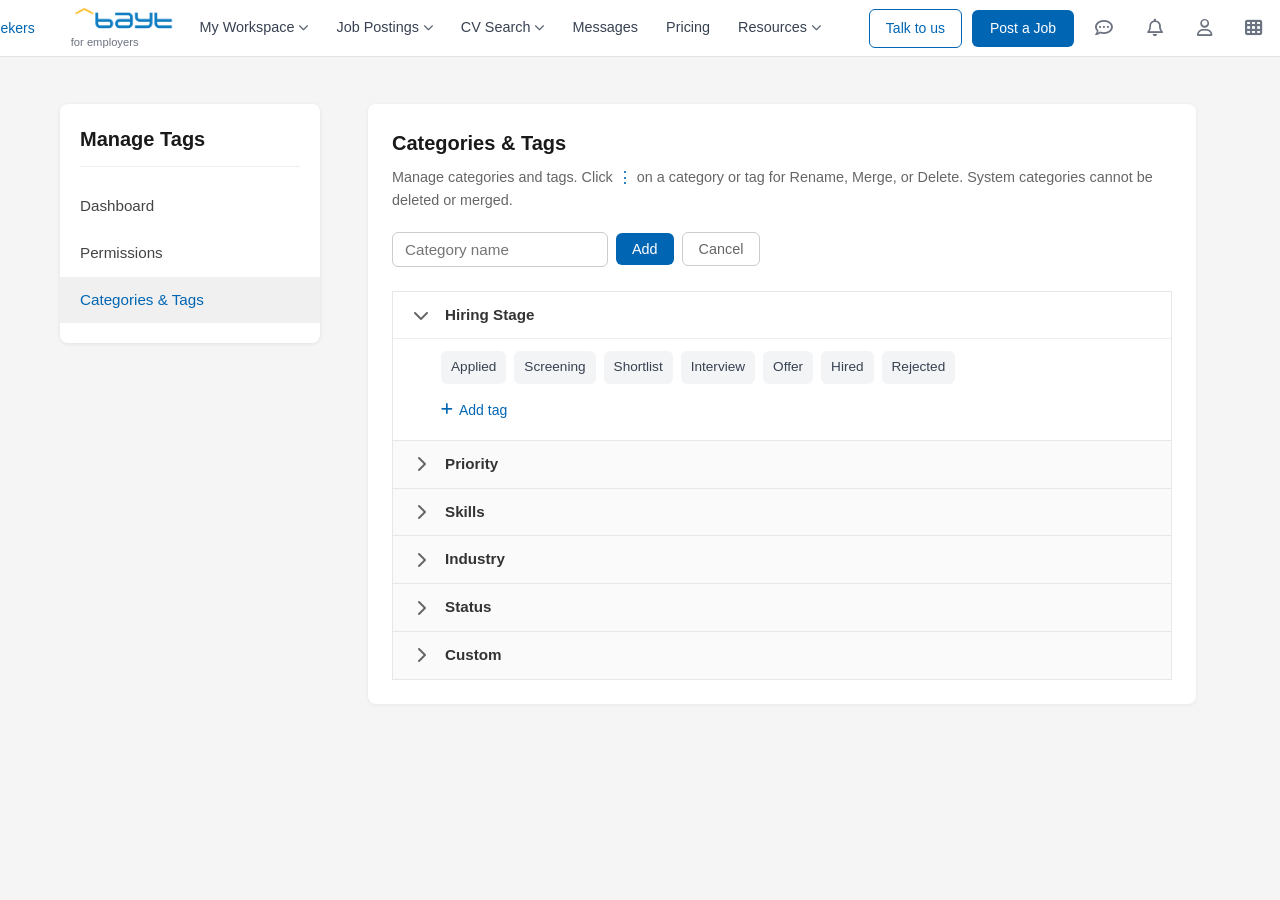
<file: employer-tags-categories.html>
<!DOCTYPE html>
<html lang="en">
<head>
  <meta charset="UTF-8">
  <meta name="viewport" content="width=device-width, initial-scale=1.0">
  <meta http-equiv="Cache-Control" content="no-cache, no-store, must-revalidate">
  <title>Categories &amp; Tags - bayt.com for employers</title>
  <link rel="stylesheet" href="styles.css">
  <link rel="stylesheet" href="employer.css">
  <link rel="stylesheet" href="manage-tags.css">
  <link rel="stylesheet" href="https://cdnjs.cloudflare.com/ajax/libs/font-awesome/6.5.1/css/all.min.css">
</head>
<body class="page-employer page-employer-manage-tags">
  <header class="header-employer">
    <div class="header-inner">
      <a href="index.html" class="view-switcher-employer" title="Switch to job seeker view">For Job Seekers</a>
      <a href="employer.html" class="logo-wrap">
        <div class="logo-employer">
          <img src="assets/bayt-logo-employer.png" alt="bayt.com" class="logo-employer-img" />
          <span class="logo-tagline">for employers</span>
        </div>
      </a>
      <nav class="nav-employer">
        <a href="#">My Workspace <i class="fas fa-chevron-down"></i></a>
        <a href="employer-jobs.html">Job Postings <i class="fas fa-chevron-down"></i></a>
        <a href="#">CV Search <i class="fas fa-chevron-down"></i></a>
        <a href="#">Messages</a>
        <a href="#">Pricing</a>
        <a href="#">Resources <i class="fas fa-chevron-down"></i></a>
      </nav>
      <div class="header-spacer" aria-hidden="true"></div>
      <div class="header-buttons">
        <a href="#" class="btn-talk">Talk to us</a>
        <a href="#" class="btn-post-job">Post a Job</a>
        <button type="button" class="icon-btn-employer" aria-label="Messages"><i class="far fa-comment-dots"></i></button>
        <button type="button" class="icon-btn-employer" aria-label="Notifications"><i class="far fa-bell"></i></button>
        <button type="button" class="icon-btn-employer" aria-label="Profile"><i class="far fa-user"></i></button>
        <button type="button" class="icon-btn-employer" aria-label="Menu"><i class="fas fa-th"></i></button>
      </div>
    </div>
  </header>

  <main class="manage-tags-main employer-manage-tags-main">
    <aside class="manage-tags-sidebar">
      <div class="sidebar-card">
        <h2 class="sidebar-title">Manage Tags</h2>
        <nav class="sidebar-nav">
          <a href="employer-tags-dashboard.html" class="sidebar-item">Dashboard</a>
          <a href="employer-tags-permissions.html" class="sidebar-item">Permissions</a>
          <a href="employer-tags-categories.html" class="sidebar-item active">Categories &amp; Tags</a>
        </nav>
      </div>
    </aside>

    <div class="manage-tags-content">
      <div class="content-card edit-tags-card">
        <h2 class="content-card-title">Categories &amp; Tags</h2>
        <p class="content-card-desc">Manage categories and tags. Click <span class="edit-desc-icon" aria-hidden="true">⋮</span> on a category or tag for Rename, Merge, or Delete. System categories cannot be deleted or merged.</p>
        <div class="edit-toolbar">
          <div class="edit-inline-form" id="employer-edit-add-category-form">
            <input type="text" id="employer-edit-add-category-input" placeholder="Category name" class="edit-inline-input" />
            <button type="button" class="btn btn-inline-add" id="employer-edit-add-category-submit">Add</button>
            <button type="button" class="btn btn-inline-cancel" id="employer-edit-add-category-cancel">Cancel</button>
          </div>
        </div>
        <div class="edit-categories" id="employer-edit-categories"></div>
      </div>
    </div>
  </main>

  <div class="edit-merge-overlay" id="employer-edit-merge-overlay" hidden>
    <div class="edit-merge-modal">
      <h3 class="edit-merge-title" id="employer-edit-merge-title">Merge into</h3>
      <select id="employer-edit-merge-select" class="edit-merge-select"></select>
      <div class="edit-merge-actions">
        <button type="button" class="btn btn-primary" id="employer-edit-merge-confirm">Confirm</button>
        <button type="button" class="btn btn-inline-cancel" id="employer-edit-merge-cancel">Cancel</button>
      </div>
    </div>
  </div>

  <div class="edit-dialog-overlay" id="employer-edit-confirm-overlay" hidden>
    <div class="edit-dialog-modal">
      <p class="edit-dialog-message" id="employer-edit-confirm-message"></p>
      <div class="edit-dialog-actions">
        <button type="button" class="btn btn-primary" id="employer-edit-confirm-ok">Confirm</button>
        <button type="button" class="btn btn-inline-cancel" id="employer-edit-confirm-cancel">Cancel</button>
      </div>
    </div>
  </div>

  <div class="edit-dialog-overlay" id="employer-edit-alert-overlay" hidden>
    <div class="edit-dialog-modal">
      <p class="edit-dialog-message" id="employer-edit-alert-message"></p>
      <div class="edit-dialog-actions">
        <button type="button" class="btn btn-primary" id="employer-edit-alert-ok">OK</button>
      </div>
    </div>
  </div>

  <div class="edit-dialog-overlay" id="employer-edit-rename-overlay" hidden>
    <div class="edit-dialog-modal">
      <label class="edit-dialog-label" id="employer-edit-rename-label">New name</label>
      <input type="text" class="edit-dialog-input" id="employer-edit-rename-input" placeholder="Enter name" />
      <div class="edit-dialog-actions">
        <button type="button" class="btn btn-primary" id="employer-edit-rename-save">Save</button>
        <button type="button" class="btn btn-inline-cancel" id="employer-edit-rename-cancel">Cancel</button>
      </div>
    </div>
  </div>

  <div id="employer-edit-actions-dropdown" class="edit-actions-dropdown" hidden role="menu">
    <button type="button" class="edit-action-item" data-action="rename" role="menuitem">Rename</button>
    <button type="button" class="edit-action-item" data-action="merge" role="menuitem">Merge</button>
    <button type="button" class="edit-action-item edit-action-delete" data-action="delete" role="menuitem">Delete</button>
  </div>

  <script src="employer-jobs-data.js"></script>
  <script src="employer-tags-categories.js"></script>
  <script src="mobile-nav.js"></script>
</body>
</html>
</file>
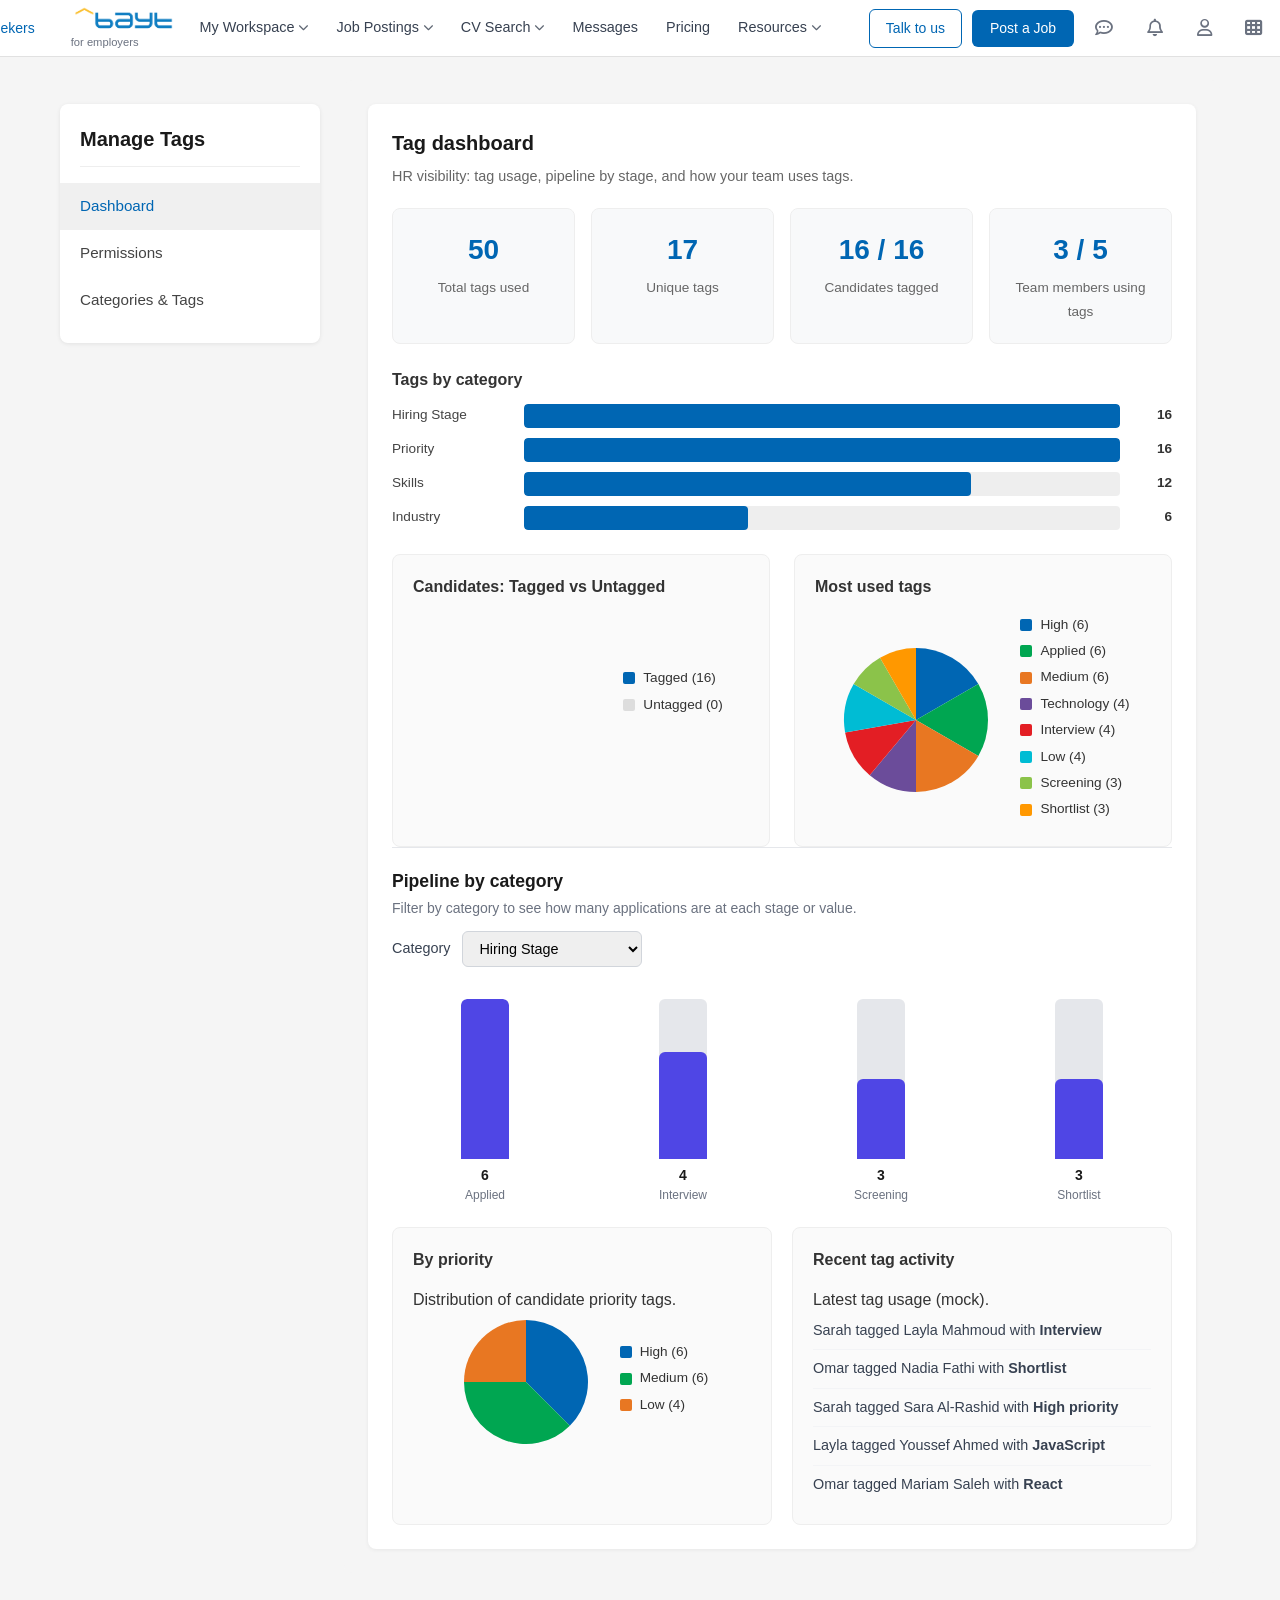
<file: employer-tags-dashboard.html>
<!DOCTYPE html>
<html lang="en">
<head>
  <meta charset="UTF-8">
  <meta name="viewport" content="width=device-width, initial-scale=1.0">
  <meta http-equiv="Cache-Control" content="no-cache, no-store, must-revalidate">
  <title>Tag Management - bayt.com for employers</title>
  <link rel="stylesheet" href="styles.css">
  <link rel="stylesheet" href="employer.css">
  <link rel="stylesheet" href="manage-tags.css">
  <link rel="stylesheet" href="https://cdnjs.cloudflare.com/ajax/libs/font-awesome/6.5.1/css/all.min.css">
</head>
<body class="page-employer page-employer-manage-tags">
  <header class="header-employer">
    <div class="header-inner">
      <a href="index.html" class="view-switcher-employer" title="Switch to job seeker view">For Job Seekers</a>
      <a href="employer.html" class="logo-wrap">
        <div class="logo-employer">
          <img src="assets/bayt-logo-employer.png" alt="bayt.com" class="logo-employer-img" />
          <span class="logo-tagline">for employers</span>
        </div>
      </a>
      <nav class="nav-employer">
        <a href="#">My Workspace <i class="fas fa-chevron-down"></i></a>
        <a href="employer-jobs.html">Job Postings <i class="fas fa-chevron-down"></i></a>
        <a href="#">CV Search <i class="fas fa-chevron-down"></i></a>
        <a href="#">Messages</a>
        <a href="#">Pricing</a>
        <a href="#">Resources <i class="fas fa-chevron-down"></i></a>
      </nav>
      <div class="header-spacer" aria-hidden="true"></div>
      <div class="header-buttons">
        <a href="#" class="btn-talk">Talk to us</a>
        <a href="#" class="btn-post-job">Post a Job</a>
        <button type="button" class="icon-btn-employer" aria-label="Messages"><i class="far fa-comment-dots"></i></button>
        <button type="button" class="icon-btn-employer" aria-label="Notifications"><i class="far fa-bell"></i></button>
        <button type="button" class="icon-btn-employer" aria-label="Profile"><i class="far fa-user"></i></button>
        <button type="button" class="icon-btn-employer" aria-label="Menu"><i class="fas fa-th"></i></button>
      </div>
    </div>
  </header>

  <main class="manage-tags-main employer-manage-tags-main">
    <aside class="manage-tags-sidebar">
      <div class="sidebar-card">
        <h2 class="sidebar-title">Manage Tags</h2>
        <nav class="sidebar-nav">
          <a href="employer-tags-dashboard.html" class="sidebar-item active">Dashboard</a>
          <a href="employer-tags-permissions.html" class="sidebar-item">Permissions</a>
          <a href="employer-tags-categories.html" class="sidebar-item">Categories &amp; Tags</a>
        </nav>
      </div>
    </aside>

    <div class="manage-tags-content">
      <div class="content-card">
        <h2 class="content-card-title">Tag dashboard</h2>
        <p class="content-card-desc">HR visibility: tag usage, pipeline by stage, and how your team uses tags.</p>
        <div class="dashboard-stats" id="employer-dashboard-stats"></div>
        <div class="dashboard-charts" id="employer-dashboard-charts"></div>
        <div class="dashboard-pie-donut" id="employer-dashboard-pie-donut"></div>
        <div class="employer-pipeline-widget content-card-inner">
          <h3>Pipeline by category</h3>
          <p class="widget-desc">Filter by category to see how many applications are at each stage or value.</p>
          <div class="pipeline-filter-row">
            <label for="employer-pipeline-category">Category</label>
            <select id="employer-pipeline-category" class="pipeline-category-select" aria-label="Select category"></select>
          </div>
          <div class="dashboard-charts" id="employer-pipeline-chart"></div>
        </div>
        <div class="employer-dashboard-extra">
          <div class="dashboard-chart-card">
            <h3>By priority</h3>
            <p class="widget-desc">Distribution of candidate priority tags.</p>
            <div id="employer-widget-priority" class="chart-svg-wrap"></div>
          </div>
          <div class="dashboard-chart-card">
            <h3>Recent tag activity</h3>
            <p class="widget-desc">Latest tag usage (mock).</p>
            <ul id="employer-widget-activity" class="employer-activity-list"></ul>
          </div>
        </div>
      </div>
    </div>
  </main>

  <script src="employer-jobs-data.js"></script>
  <script src="employer-tags-dashboard.js"></script>
  <script src="mobile-nav.js"></script>
</body>
</html>
</file>
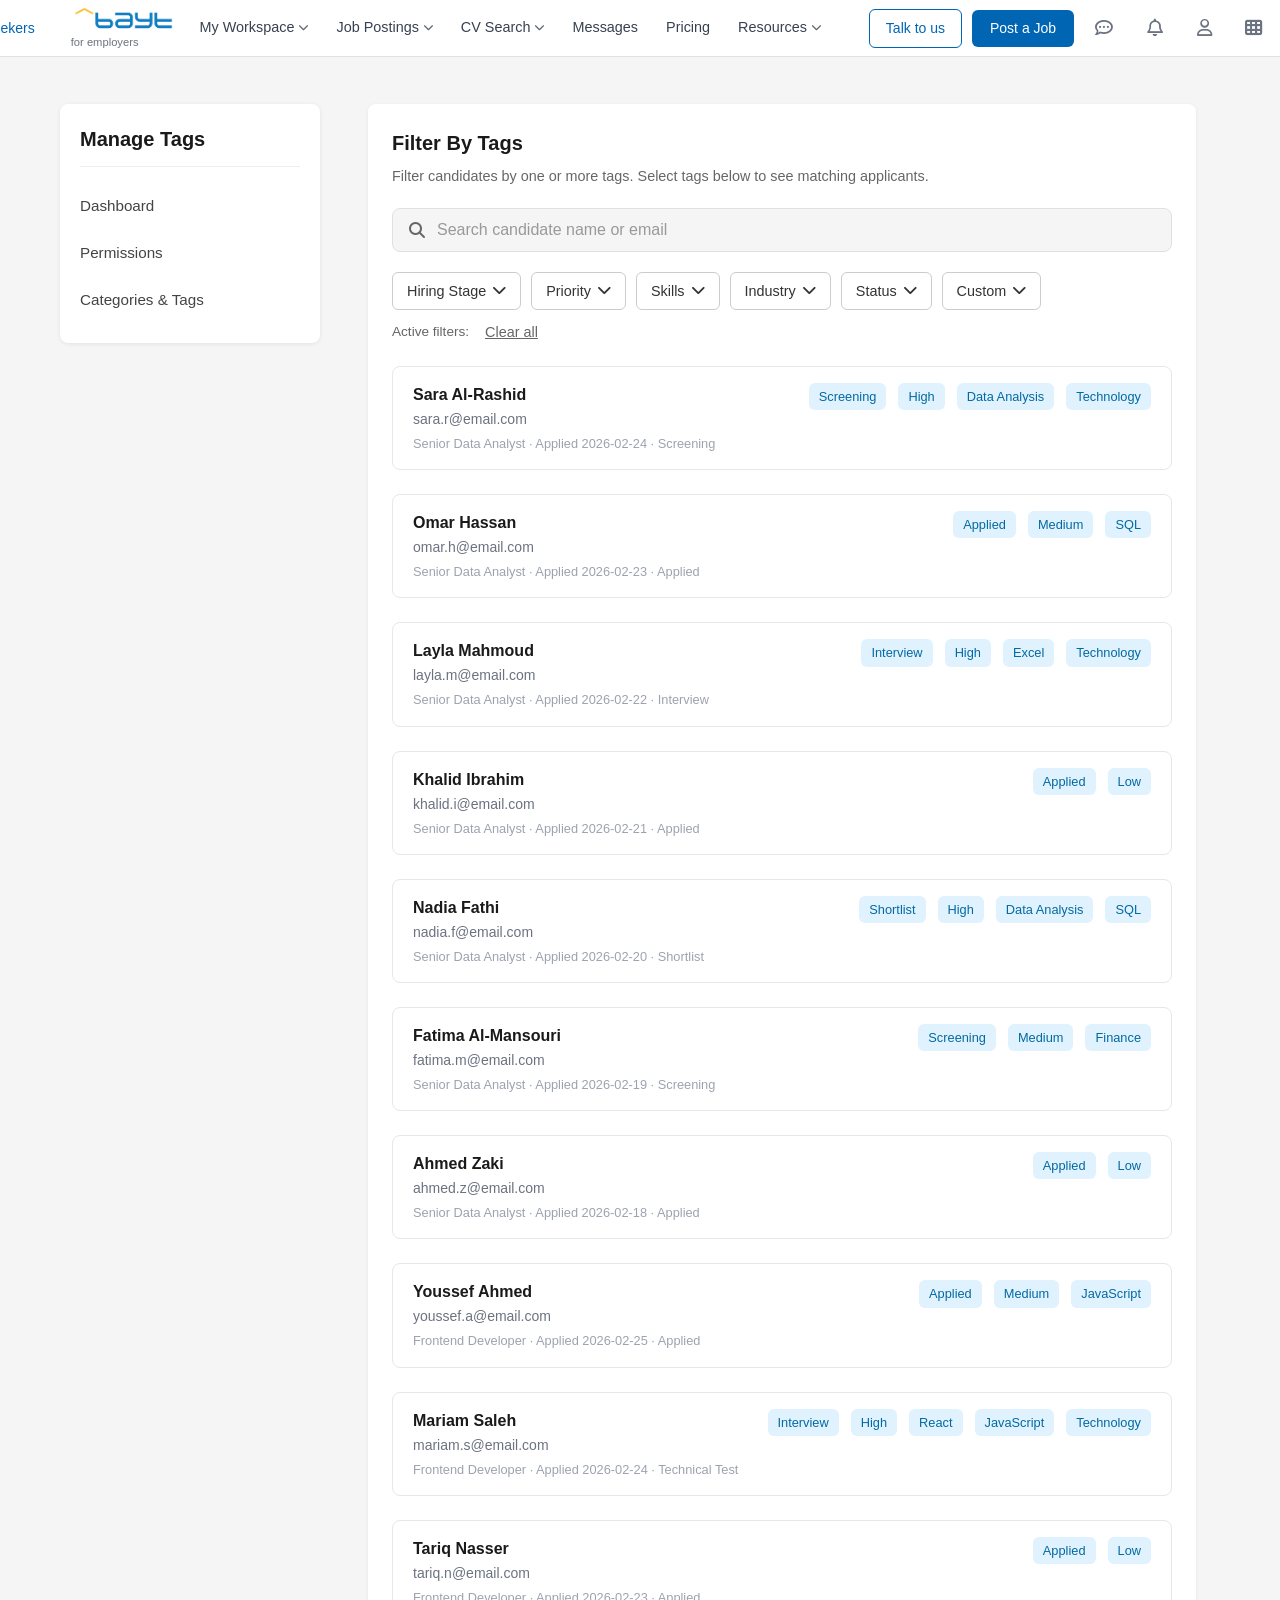
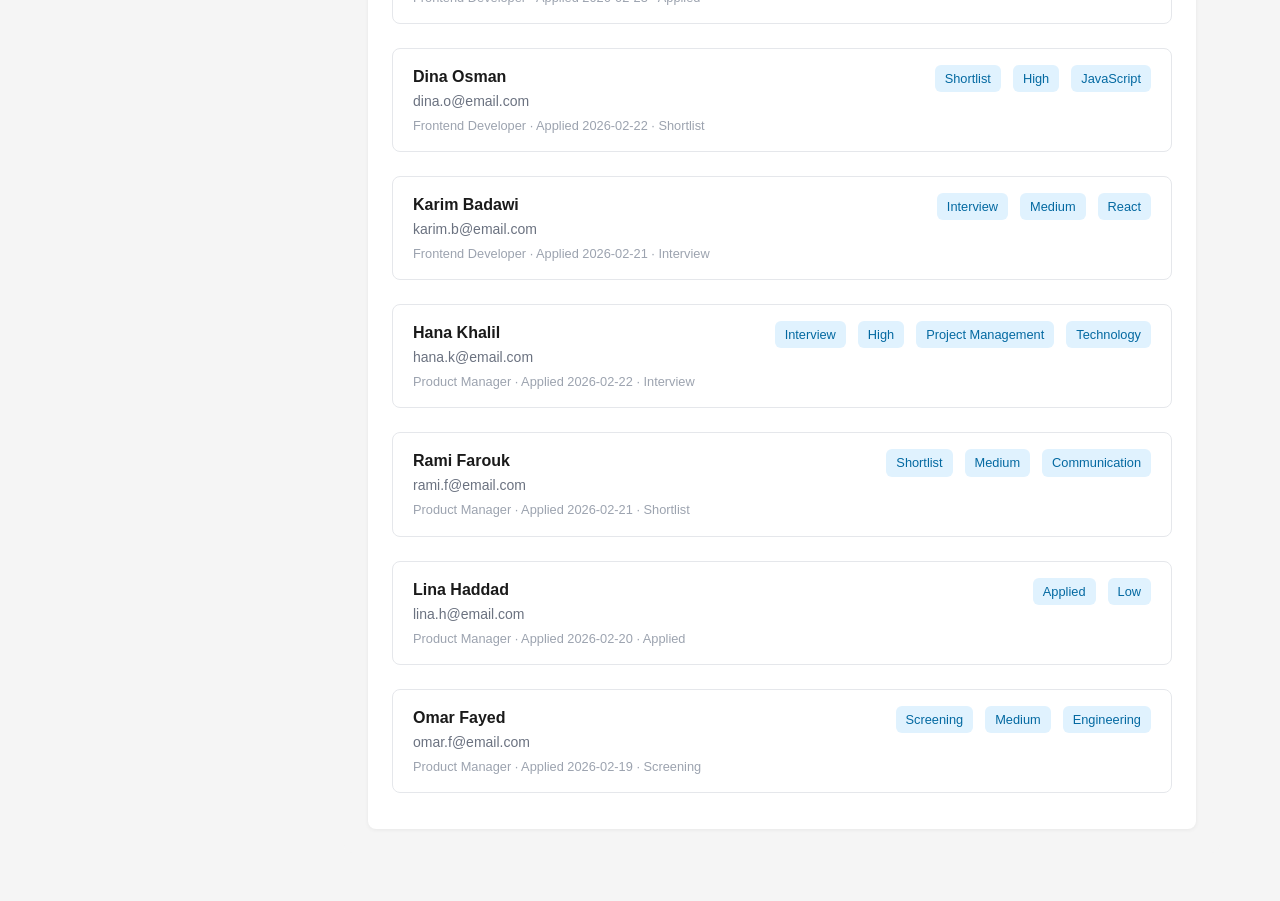
<file: employer-tags-filter.html>
<!DOCTYPE html>
<html lang="en">
<head>
  <meta charset="UTF-8">
  <meta name="viewport" content="width=device-width, initial-scale=1.0">
  <meta http-equiv="Cache-Control" content="no-cache, no-store, must-revalidate">
  <title>Filter By Tags - bayt.com for employers</title>
  <link rel="stylesheet" href="styles.css">
  <link rel="stylesheet" href="employer.css">
  <link rel="stylesheet" href="manage-tags.css">
  <link rel="stylesheet" href="find-jobs.css">
  <link rel="stylesheet" href="https://cdnjs.cloudflare.com/ajax/libs/font-awesome/6.5.1/css/all.min.css">
</head>
<body class="page-employer page-employer-manage-tags">
  <header class="header-employer">
    <div class="header-inner">
      <a href="index.html" class="view-switcher-employer" title="Switch to job seeker view">For Job Seekers</a>
      <a href="employer.html" class="logo-wrap">
        <div class="logo-employer">
          <img src="assets/bayt-logo-employer.png" alt="bayt.com" class="logo-employer-img" />
          <span class="logo-tagline">for employers</span>
        </div>
      </a>
      <nav class="nav-employer">
        <a href="#">My Workspace <i class="fas fa-chevron-down"></i></a>
        <a href="employer-jobs.html">Job Postings <i class="fas fa-chevron-down"></i></a>
        <a href="#">CV Search <i class="fas fa-chevron-down"></i></a>
        <a href="#">Messages</a>
        <a href="#">Pricing</a>
        <a href="#">Resources <i class="fas fa-chevron-down"></i></a>
      </nav>
      <div class="header-spacer" aria-hidden="true"></div>
      <div class="header-buttons">
        <a href="#" class="btn-talk">Talk to us</a>
        <a href="#" class="btn-post-job">Post a Job</a>
        <button type="button" class="icon-btn-employer" aria-label="Messages"><i class="far fa-comment-dots"></i></button>
        <button type="button" class="icon-btn-employer" aria-label="Notifications"><i class="far fa-bell"></i></button>
        <button type="button" class="icon-btn-employer" aria-label="Profile"><i class="far fa-user"></i></button>
        <button type="button" class="icon-btn-employer" aria-label="Menu"><i class="fas fa-th"></i></button>
      </div>
    </div>
  </header>

  <main class="manage-tags-main employer-manage-tags-main">
    <aside class="manage-tags-sidebar">
      <div class="sidebar-card">
        <h2 class="sidebar-title">Manage Tags</h2>
        <nav class="sidebar-nav">
          <a href="employer-tags-dashboard.html" class="sidebar-item">Dashboard</a>
          <a href="employer-tags-permissions.html" class="sidebar-item">Permissions</a>
          <a href="employer-tags-categories.html" class="sidebar-item">Categories &amp; Tags</a>
        </nav>
      </div>
    </aside>

    <div class="manage-tags-content">
      <div class="content-card filters-page-card">
        <h2 class="content-card-title">Filter By Tags</h2>
        <p class="content-card-desc">Filter candidates by one or more tags. Select tags below to see matching applicants.</p>
        <div class="search-bar">
          <i class="fas fa-search"></i>
          <input type="text" id="employer-filter-search" class="search-input" placeholder="Search candidate name or email" />
        </div>
        <div class="filters-section">
          <div class="filters-row" id="employer-filters-row"></div>
          <div class="active-filters" id="employer-active-filters" hidden>
            <span class="active-filters-label">Active filters:</span>
            <div class="filter-chips" id="employer-filter-chips"></div>
            <button type="button" class="btn-clear-filters" id="employer-clear-filters">Clear all</button>
          </div>
        </div>
        <div class="employer-filter-candidates-list" id="employer-filter-candidates-list"></div>
      </div>
    </div>
  </main>

  <script src="employer-jobs-data.js"></script>
  <script src="employer-tags-filter.js"></script>
  <script src="mobile-nav.js"></script>
</body>
</html>
</file>
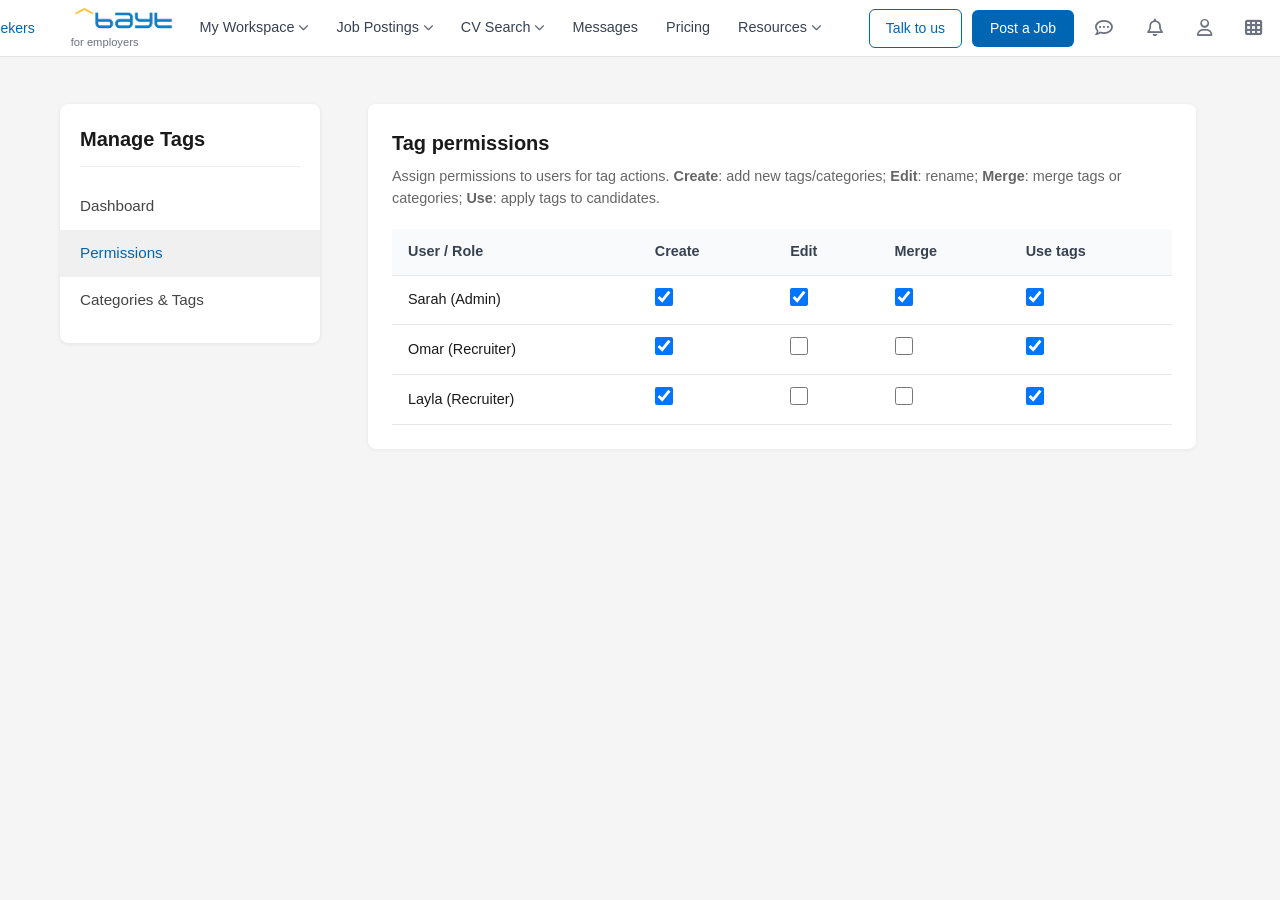
<file: employer-tags-permissions.html>
<!DOCTYPE html>
<html lang="en">
<head>
  <meta charset="UTF-8">
  <meta name="viewport" content="width=device-width, initial-scale=1.0">
  <meta http-equiv="Cache-Control" content="no-cache, no-store, must-revalidate">
  <title>Permissions - bayt.com for employers</title>
  <link rel="stylesheet" href="styles.css">
  <link rel="stylesheet" href="employer.css">
  <link rel="stylesheet" href="manage-tags.css">
  <link rel="stylesheet" href="https://cdnjs.cloudflare.com/ajax/libs/font-awesome/6.5.1/css/all.min.css">
</head>
<body class="page-employer page-employer-manage-tags">
  <header class="header-employer">
    <div class="header-inner">
      <a href="index.html" class="view-switcher-employer" title="Switch to job seeker view">For Job Seekers</a>
      <a href="employer.html" class="logo-wrap">
        <div class="logo-employer">
          <img src="assets/bayt-logo-employer.png" alt="bayt.com" class="logo-employer-img" />
          <span class="logo-tagline">for employers</span>
        </div>
      </a>
      <nav class="nav-employer">
        <a href="#">My Workspace <i class="fas fa-chevron-down"></i></a>
        <a href="employer-jobs.html">Job Postings <i class="fas fa-chevron-down"></i></a>
        <a href="#">CV Search <i class="fas fa-chevron-down"></i></a>
        <a href="#">Messages</a>
        <a href="#">Pricing</a>
        <a href="#">Resources <i class="fas fa-chevron-down"></i></a>
      </nav>
      <div class="header-spacer" aria-hidden="true"></div>
      <div class="header-buttons">
        <a href="#" class="btn-talk">Talk to us</a>
        <a href="#" class="btn-post-job">Post a Job</a>
        <button type="button" class="icon-btn-employer" aria-label="Messages"><i class="far fa-comment-dots"></i></button>
        <button type="button" class="icon-btn-employer" aria-label="Notifications"><i class="far fa-bell"></i></button>
        <button type="button" class="icon-btn-employer" aria-label="Profile"><i class="far fa-user"></i></button>
        <button type="button" class="icon-btn-employer" aria-label="Menu"><i class="fas fa-th"></i></button>
      </div>
    </div>
  </header>

  <main class="manage-tags-main employer-manage-tags-main">
    <aside class="manage-tags-sidebar">
      <div class="sidebar-card">
        <h2 class="sidebar-title">Manage Tags</h2>
        <nav class="sidebar-nav">
          <a href="employer-tags-dashboard.html" class="sidebar-item">Dashboard</a>
          <a href="employer-tags-permissions.html" class="sidebar-item active">Permissions</a>
          <a href="employer-tags-categories.html" class="sidebar-item">Categories &amp; Tags</a>
        </nav>
      </div>
    </aside>

    <div class="manage-tags-content">
      <div class="content-card">
        <h2 class="content-card-title">Tag permissions</h2>
        <p class="content-card-desc">Assign permissions to users for tag actions. <strong>Create</strong>: add new tags/categories; <strong>Edit</strong>: rename; <strong>Merge</strong>: merge tags or categories; <strong>Use</strong>: apply tags to candidates.</p>
        <div class="permissions-table-wrap">
          <table class="permissions-table" id="employer-permissions-table">
            <thead>
              <tr>
                <th>User / Role</th>
                <th>Create</th>
                <th>Edit</th>
                <th>Merge</th>
                <th>Use tags</th>
              </tr>
            </thead>
            <tbody id="employer-permissions-tbody"></tbody>
          </table>
        </div>
      </div>
    </div>
  </main>

  <script src="employer-jobs-data.js"></script>
  <script src="employer-tags-permissions.js"></script>
  <script src="mobile-nav.js"></script>
</body>
</html>
</file>
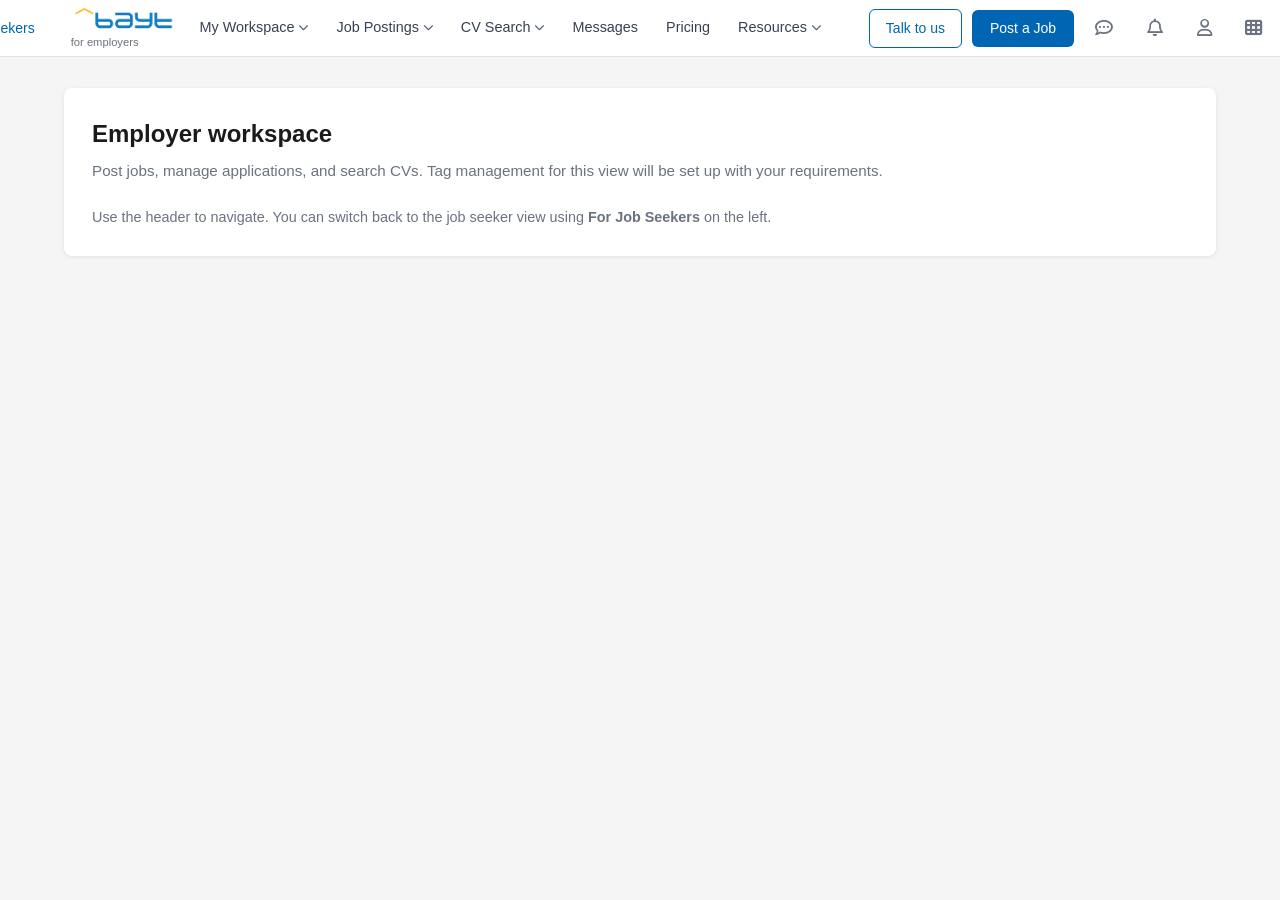
<file: employer.html>
<!DOCTYPE html>
<html lang="en">
<head>
  <meta charset="UTF-8">
  <meta name="viewport" content="width=device-width, initial-scale=1.0">
  <meta http-equiv="Cache-Control" content="no-cache, no-store, must-revalidate">
  <title>Employer - bayt.com</title>
  <link rel="stylesheet" href="styles.css">
  <link rel="stylesheet" href="employer.css">
  <link rel="stylesheet" href="https://cdnjs.cloudflare.com/ajax/libs/font-awesome/6.5.1/css/all.min.css">
</head>
<body class="page-employer">
  <header class="header-employer">
    <div class="header-inner">
      <a href="index.html" class="view-switcher-employer" title="Switch to job seeker view">For Job Seekers</a>
      <a href="employer.html" class="logo-wrap">
        <div class="logo-employer">
          <img src="assets/bayt-logo-employer.png" alt="bayt.com" class="logo-employer-img" />
          <span class="logo-tagline">for employers</span>
        </div>
      </a>
      <nav class="nav-employer">
        <a href="#">My Workspace <i class="fas fa-chevron-down"></i></a>
        <a href="employer-jobs.html">Job Postings <i class="fas fa-chevron-down"></i></a>
        <a href="#">CV Search <i class="fas fa-chevron-down"></i></a>
        <a href="#">Messages</a>
        <a href="#">Pricing</a>
        <a href="#">Resources <i class="fas fa-chevron-down"></i></a>
      </nav>
      <div class="header-spacer" aria-hidden="true"></div>
      <div class="header-buttons">
        <a href="#" class="btn-talk">Talk to us</a>
        <a href="#" class="btn-post-job">Post a Job</a>
        <button type="button" class="icon-btn-employer" aria-label="Messages"><i class="far fa-comment-dots"></i></button>
        <button type="button" class="icon-btn-employer" aria-label="Notifications"><i class="far fa-bell"></i></button>
        <button type="button" class="icon-btn-employer" aria-label="Profile"><i class="far fa-user"></i></button>
        <button type="button" class="icon-btn-employer" aria-label="Menu"><i class="fas fa-th"></i></button>
      </div>
    </div>
  </header>

  <main>
    <div class="employer-content-card">
      <h1>Employer workspace</h1>
      <p>Post jobs, manage applications, and search CVs. Tag management for this view will be set up with your requirements.</p>
      <p style="margin-bottom: 0; font-size: 0.9rem;">Use the header to navigate. You can switch back to the job seeker view using <strong>For Job Seekers</strong> on the left.</p>
    </div>
  </main>

  <script src="mobile-nav.js"></script>
</body>
</html>
</file>
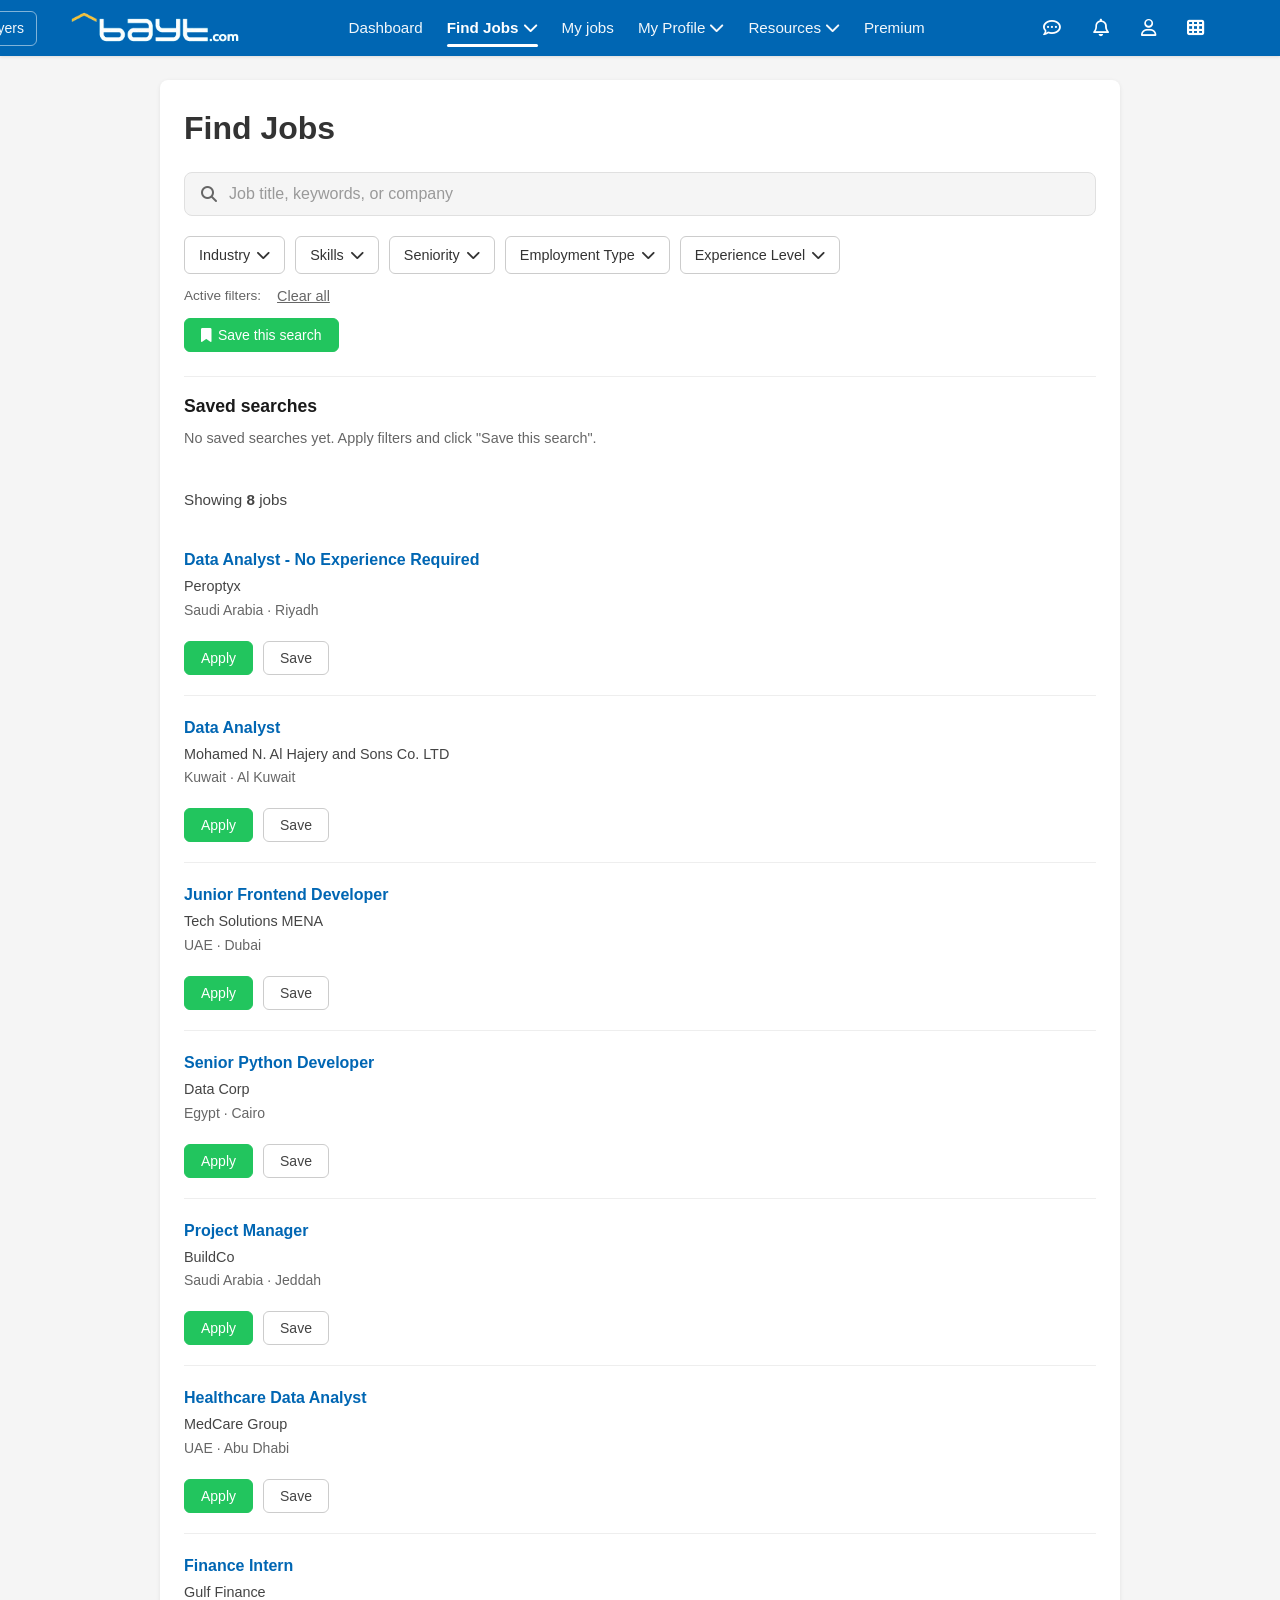
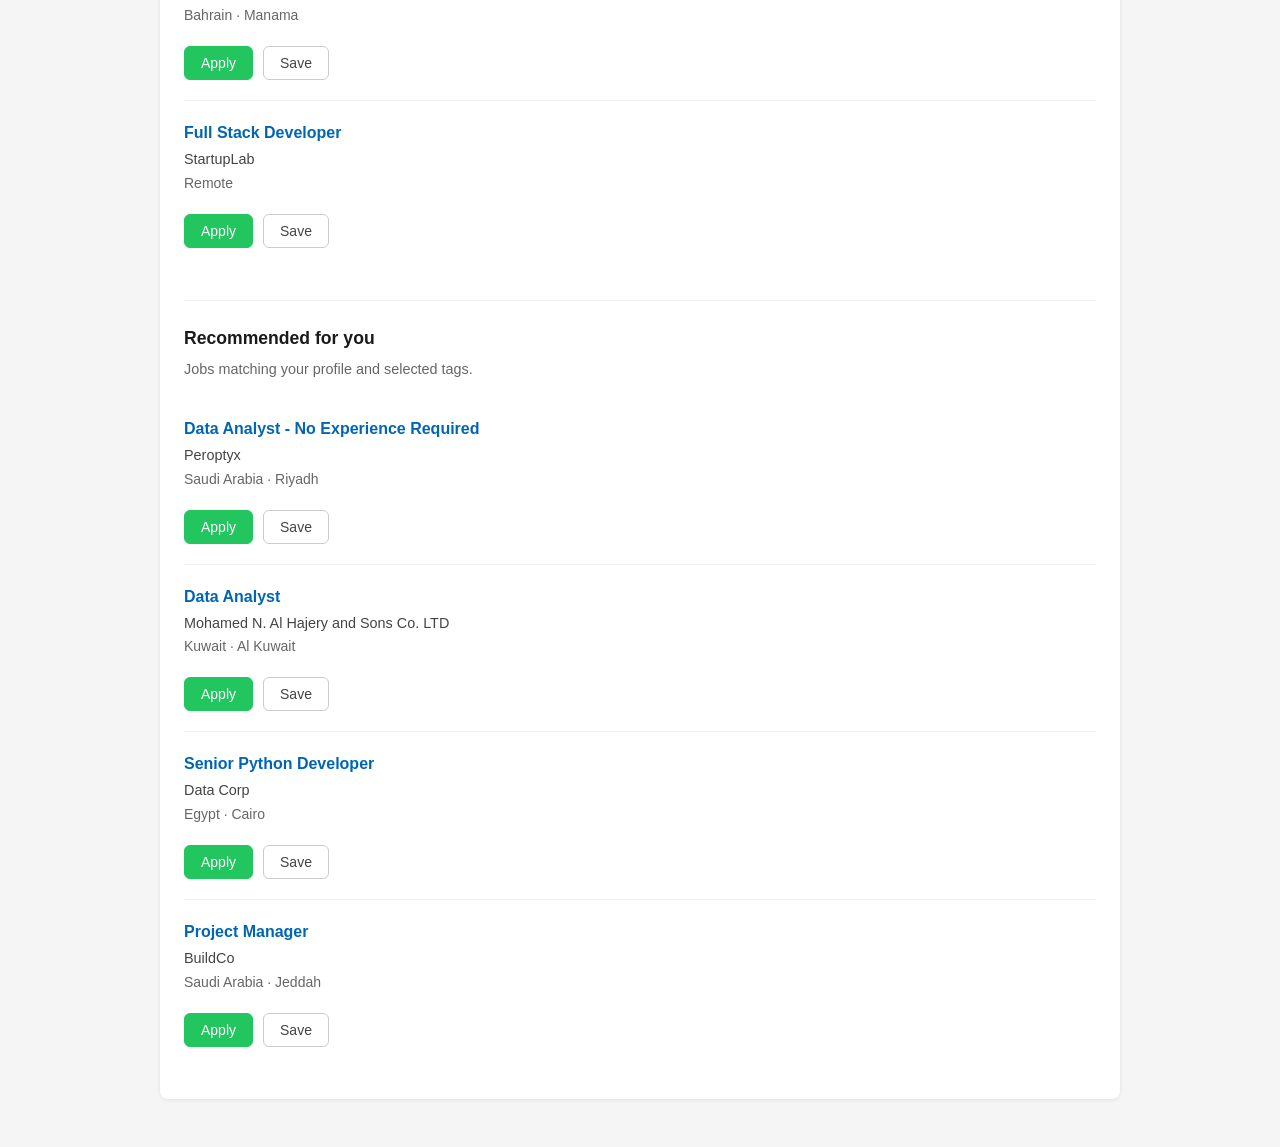
<file: find-jobs.html>
<!DOCTYPE html>
<html lang="en">
<head>
  <meta charset="UTF-8">
  <meta name="viewport" content="width=device-width, initial-scale=1.0">
  <meta http-equiv="Cache-Control" content="no-cache, no-store, must-revalidate">
  <title>Find Jobs - bayt.com</title>
  <link rel="stylesheet" href="styles.css">
  <link rel="stylesheet" href="find-jobs.css">
  <link rel="stylesheet" href="https://cdnjs.cloudflare.com/ajax/libs/font-awesome/6.5.1/css/all.min.css">
</head>
<body class="page-find-jobs">
  <header class="header">
    <div class="header-inner">
      <a href="employer.html" class="view-switcher view-switcher-seeker" title="Switch to employer view">For Employers</a>
      <a href="index.html" class="logo">
        <img src="assets/bayt-logo.png?v=2" alt="bayt.com" class="logo-img" />
      </a>
      <label for="nav-toggle" class="hamburger-btn" aria-label="Open menu"><i class="fas fa-bars"></i></label>
      <input type="checkbox" id="nav-toggle" class="nav-toggle">
      <div class="nav-drawer" id="nav-drawer">
        <nav class="nav">
          <a href="#">Dashboard</a>
          <a href="find-jobs.html" class="active">Find Jobs <i class="fas fa-chevron-down"></i></a>
          <a href="index.html">My jobs</a>
          <a href="#">My Profile <i class="fas fa-chevron-down"></i></a>
          <a href="#">Resources <i class="fas fa-chevron-down"></i></a>
          <a href="#">Premium</a>
        </nav>
      </div>
      <div class="header-actions">
        <button class="icon-btn" aria-label="Messages"><i class="far fa-comment-dots"></i></button>
        <button class="icon-btn" aria-label="Notifications"><i class="far fa-bell"></i></button>
        <button class="icon-btn" aria-label="Profile"><i class="far fa-user"></i></button>
        <button class="icon-btn" aria-label="Apps"><i class="fas fa-th"></i></button>
      </div>
    </div>
  </header>

  <main class="main find-jobs-main">
    <div class="find-jobs-wrap">
      <h1 class="page-title">Find Jobs</h1>

      <!-- Keyword search -->
      <div class="search-bar">
        <i class="fas fa-search"></i>
        <input type="text" id="keyword-search" placeholder="Job title, keywords, or company" class="search-input" />
      </div>

      <!-- Tag filters -->
      <div class="filters-section">
        <div class="filters-row" id="filters-row">
          <div class="filter-group" data-category="industry">
            <button type="button" class="filter-trigger" aria-expanded="false" aria-haspopup="listbox">
              <span class="filter-label">Industry</span>
              <i class="fas fa-chevron-down"></i>
            </button>
            <div class="filter-dropdown" hidden>
              <input type="text" class="filter-typeahead" placeholder="Search industry..." aria-label="Search industry" />
              <div class="filter-options" role="listbox"></div>
            </div>
          </div>
          <div class="filter-group" data-category="skills">
            <button type="button" class="filter-trigger" aria-expanded="false" aria-haspopup="listbox">
              <span class="filter-label">Skills</span>
              <i class="fas fa-chevron-down"></i>
            </button>
            <div class="filter-dropdown" hidden>
              <input type="text" class="filter-typeahead" placeholder="Search skills..." aria-label="Search skills" />
              <div class="filter-options" role="listbox"></div>
            </div>
          </div>
          <div class="filter-group" data-category="seniority">
            <button type="button" class="filter-trigger" aria-expanded="false" aria-haspopup="listbox">
              <span class="filter-label">Seniority</span>
              <i class="fas fa-chevron-down"></i>
            </button>
            <div class="filter-dropdown" hidden>
              <input type="text" class="filter-typeahead" placeholder="Search seniority..." aria-label="Search seniority" />
              <div class="filter-options" role="listbox"></div>
            </div>
          </div>
          <div class="filter-group" data-category="employment_type">
            <button type="button" class="filter-trigger" aria-expanded="false" aria-haspopup="listbox">
              <span class="filter-label">Employment Type</span>
              <i class="fas fa-chevron-down"></i>
            </button>
            <div class="filter-dropdown" hidden>
              <input type="text" class="filter-typeahead" placeholder="Search type..." aria-label="Search employment type" />
              <div class="filter-options" role="listbox"></div>
            </div>
          </div>
          <div class="filter-group" data-category="experience_level">
            <button type="button" class="filter-trigger" aria-expanded="false" aria-haspopup="listbox">
              <span class="filter-label">Experience Level</span>
              <i class="fas fa-chevron-down"></i>
            </button>
            <div class="filter-dropdown" hidden>
              <input type="text" class="filter-typeahead" placeholder="Search level..." aria-label="Search experience level" />
              <div class="filter-options" role="listbox"></div>
            </div>
          </div>
        </div>

        <!-- Active filter chips -->
        <div class="active-filters" id="active-filters" hidden>
          <span class="active-filters-label">Active filters:</span>
          <div class="filter-chips" id="filter-chips"></div>
          <button type="button" class="btn-clear-filters" id="clear-filters">Clear all</button>
        </div>

        <div class="filters-actions">
          <button type="button" class="btn btn-primary" id="save-search-btn">
            <i class="fas fa-bookmark"></i> Save this search
          </button>
        </div>
      </div>

      <!-- Saved searches -->
      <section class="saved-searches" id="saved-searches-section">
        <h2 class="section-heading">Saved searches</h2>
        <div class="saved-searches-list" id="saved-searches-list"></div>
        <p class="empty-state" id="saved-searches-empty">No saved searches yet. Apply filters and click "Save this search".</p>
      </section>

      <!-- Results count -->
      <div class="results-header">
        <p class="results-count" id="results-count">Showing <strong>0</strong> jobs</p>
      </div>

      <!-- Job results -->
      <div class="job-results" id="job-results"></div>

      <!-- Recommended for you -->
      <section class="recommended-section">
        <h2 class="section-heading">Recommended for you</h2>
        <p class="section-desc">Jobs matching your profile and selected tags.</p>
        <div class="job-results" id="recommended-results"></div>
      </section>
    </div>
  </main>

  <script src="find-jobs-data.js"></script>
  <script src="find-jobs.js"></script>
  <script src="mobile-nav.js"></script>
</body>
</html>
</file>
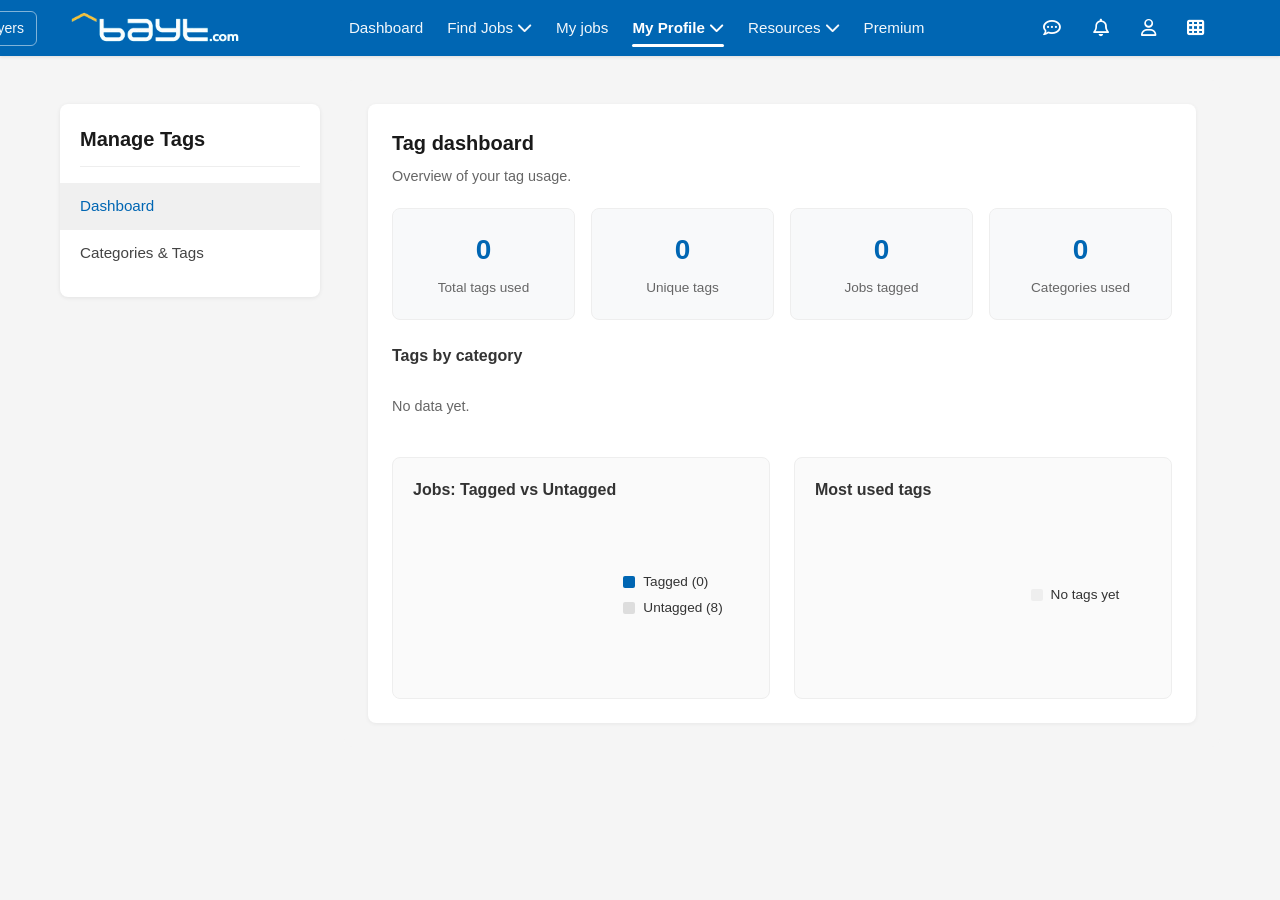
<file: manage-tags.html>
<!DOCTYPE html>
<html lang="en">
<head>
  <meta charset="UTF-8">
  <meta name="viewport" content="width=device-width, initial-scale=1.0">
  <meta http-equiv="Cache-Control" content="no-cache, no-store, must-revalidate">
  <title>Manage tags - bayt.com</title>
  <script>window.location.replace('tags-dashboard.html');</script>
  <link rel="stylesheet" href="styles.css">
  <link rel="stylesheet" href="manage-tags.css">
  <link rel="stylesheet" href="find-jobs.css">
  <link rel="stylesheet" href="https://cdnjs.cloudflare.com/ajax/libs/font-awesome/6.5.1/css/all.min.css">
</head>
<body class="page-manage-tags">
  <header class="header">
    <div class="header-inner">
      <a href="employer.html" class="view-switcher view-switcher-seeker" title="Switch to employer view">For Employers</a>
      <a href="index.html" class="logo">
        <img src="assets/bayt-logo.png?v=2" alt="bayt.com" class="logo-img" />
      </a>
      <label for="nav-toggle" class="hamburger-btn" aria-label="Open menu"><i class="fas fa-bars"></i></label>
      <input type="checkbox" id="nav-toggle" class="nav-toggle">
      <div class="nav-drawer" id="nav-drawer">
        <nav class="nav">
          <a href="#">Dashboard</a>
          <a href="find-jobs.html">Find Jobs <i class="fas fa-chevron-down"></i></a>
          <a href="index.html">My jobs</a>
          <a href="#" class="active">My Profile <i class="fas fa-chevron-down"></i></a>
          <a href="#">Resources <i class="fas fa-chevron-down"></i></a>
          <a href="#">Premium</a>
        </nav>
      </div>
      <div class="header-actions">
        <button class="icon-btn" aria-label="Messages"><i class="far fa-comment-dots"></i></button>
        <button class="icon-btn" aria-label="Notifications"><i class="far fa-bell"></i></button>
        <button class="icon-btn" aria-label="Profile"><i class="far fa-user"></i></button>
        <button class="icon-btn" aria-label="Apps"><i class="fas fa-th"></i></button>
      </div>
    </div>
  </header>

  <main class="manage-tags-main">
    <aside class="manage-tags-sidebar">
      <div class="sidebar-card">
        <h2 class="sidebar-title">Manage Tags</h2>
        <nav class="sidebar-nav">
          <a href="tags-dashboard.html" class="sidebar-item">Dashboard</a>
          <a href="edit-tags.html" class="sidebar-item">Categories &amp; Tags</a>
        </nav>
      </div>
    </aside>

    <div class="manage-tags-content">
      <div class="content-card filters-page-card">
        <h2 class="content-card-title">Filter By Tags</h2>
        <p class="content-card-desc">Search and filter your tagged job listings.</p>
        <div class="search-bar">
          <i class="fas fa-search"></i>
          <input type="text" id="filter-jobs-search" class="search-input" placeholder="Job title, keywords, or company" />
        </div>
        <div class="filters-section">
          <div class="filters-row" id="manage-filters-row"></div>
          <div class="active-filters" id="manage-active-filters" hidden>
            <span class="active-filters-label">Active filters:</span>
            <div class="filter-chips" id="manage-filter-chips"></div>
            <button type="button" class="btn-clear-filters" id="manage-clear-filters">Clear all</button>
          </div>
        </div>
        <div class="jobs-list" id="filter-jobs-list"></div>
      </div>
    </div>
  </main>

  <!-- Add tag modal (for adding tags to jobs in this list) -->
  <div class="tag-modal-overlay" id="manage-tag-modal-overlay" aria-hidden="true" style="display: none;">
    <div class="tag-modal" id="manage-tag-modal" role="dialog" aria-labelledby="manage-tag-modal-title">
      <div class="tag-modal-header">
        <h2 id="manage-tag-modal-title">Add tag to listing</h2>
        <button type="button" class="tag-modal-close" id="manage-tag-modal-close" aria-label="Close">&times;</button>
      </div>
      <div class="tag-modal-body">
        <div class="tag-modal-view tag-modal-categories" id="manage-tag-modal-categories">
          <h3 class="tag-modal-select-label">Select Category</h3>
          <ul class="tag-category-list" id="manage-tag-category-list"></ul>
        </div>
        <div class="tag-modal-view tag-modal-tags" id="manage-tag-modal-tags" hidden>
          <button type="button" class="tag-modal-back" id="manage-tag-modal-back"><i class="fas fa-arrow-left"></i> Back</button>
          <h3 class="tag-modal-subtitle" id="manage-tag-modal-subtitle"></h3>
          <ul class="tag-option-list" id="manage-tag-option-list"></ul>
        </div>
      </div>
    </div>
  </div>

  <script src="find-jobs-data.js"></script>
  <script src="manage-tags.js"></script>
  <script src="mobile-nav.js"></script>
</body>
</html>
</file>
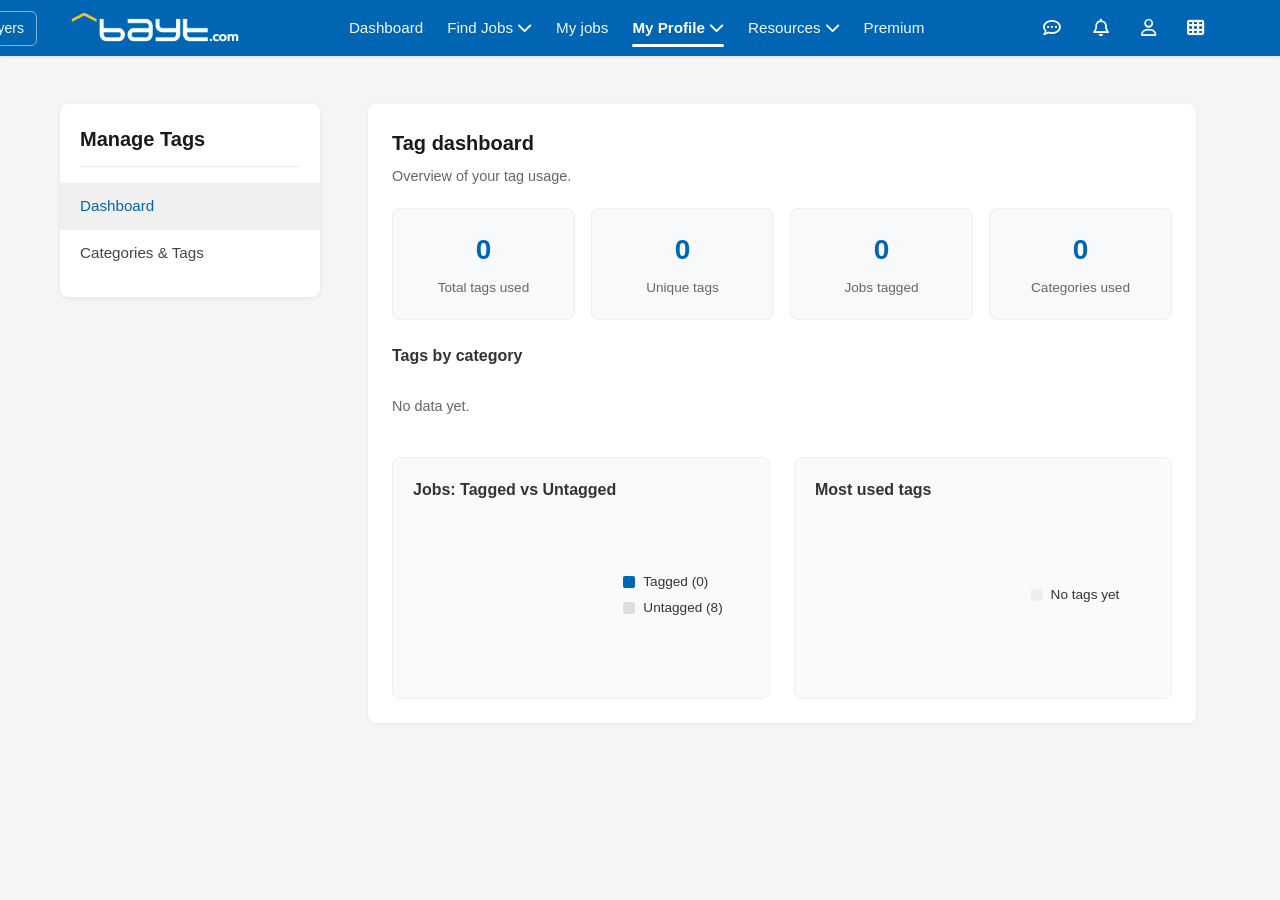
<file: tags-dashboard.html>
<!DOCTYPE html>
<html lang="en">
<head>
  <meta charset="UTF-8">
  <meta name="viewport" content="width=device-width, initial-scale=1.0">
  <meta http-equiv="Cache-Control" content="no-cache, no-store, must-revalidate">
  <title>Tag dashboard - bayt.com</title>
  <link rel="stylesheet" href="styles.css">
  <link rel="stylesheet" href="manage-tags.css">
  <link rel="stylesheet" href="https://cdnjs.cloudflare.com/ajax/libs/font-awesome/6.5.1/css/all.min.css">
</head>
<body class="page-manage-tags">
  <header class="header">
    <div class="header-inner">
      <a href="employer.html" class="view-switcher view-switcher-seeker" title="Switch to employer view">For Employers</a>
      <a href="index.html" class="logo">
        <img src="assets/bayt-logo.png?v=2" alt="bayt.com" class="logo-img" />
      </a>
      <label for="nav-toggle" class="hamburger-btn" aria-label="Open menu"><i class="fas fa-bars"></i></label>
      <input type="checkbox" id="nav-toggle" class="nav-toggle">
      <div class="nav-drawer" id="nav-drawer">
        <nav class="nav">
          <a href="#">Dashboard</a>
          <a href="find-jobs.html">Find Jobs <i class="fas fa-chevron-down"></i></a>
          <a href="index.html">My jobs</a>
          <a href="#" class="active">My Profile <i class="fas fa-chevron-down"></i></a>
          <a href="#">Resources <i class="fas fa-chevron-down"></i></a>
          <a href="#">Premium</a>
        </nav>
      </div>
      <div class="header-actions">
        <button class="icon-btn" aria-label="Messages"><i class="far fa-comment-dots"></i></button>
        <button class="icon-btn" aria-label="Notifications"><i class="far fa-bell"></i></button>
        <button class="icon-btn" aria-label="Profile"><i class="far fa-user"></i></button>
        <button class="icon-btn" aria-label="Apps"><i class="fas fa-th"></i></button>
      </div>
    </div>
  </header>

  <main class="manage-tags-main">
    <aside class="manage-tags-sidebar">
      <div class="sidebar-card">
        <h2 class="sidebar-title">Manage Tags</h2>
        <nav class="sidebar-nav">
          <a href="tags-dashboard.html" class="sidebar-item active">Dashboard</a>
          <a href="edit-tags.html" class="sidebar-item">Categories &amp; Tags</a>
        </nav>
      </div>
    </aside>

    <div class="manage-tags-content">
      <div class="content-card">
        <h2 class="content-card-title">Tag dashboard</h2>
        <p class="content-card-desc">Overview of your tag usage.</p>
        <div class="dashboard-stats" id="dashboard-stats"></div>
        <div class="dashboard-charts" id="dashboard-charts"></div>
        <div class="dashboard-pie-donut" id="dashboard-pie-donut"></div>
      </div>
    </div>
  </main>

  <script src="find-jobs-data.js"></script>
  <script src="tags-dashboard.js"></script>
  <script src="mobile-nav.js"></script>
</body>
</html>
</file>
<file: styles.css>
/* Reset & base */
*, *::before, *::after {
  box-sizing: border-box;
  margin: 0;
  padding: 0;
}

body {
  font-family: -apple-system, BlinkMacSystemFont, 'Segoe UI', Roboto, Oxygen, Ubuntu, sans-serif;
  background: #f5f5f5;
  color: #333;
  line-height: 1.5;
  min-height: 100vh;
}

a {
  color: inherit;
  text-decoration: none;
}

/* Header */
.header {
  background: #0066b3;
  color: white;
  position: sticky;
  top: 0;
  z-index: 100;
  box-shadow: 0 1px 3px rgba(0,0,0,0.1);
}

.header-inner {
  max-width: 1200px;
  margin: 0 auto;
  padding: 0 24px 0 0;
  height: 56px;
  display: flex;
  align-items: center;
  justify-content: space-between;
  gap: 32px;
}

/* View switcher (job seeker header) */
.view-switcher {
  flex-shrink: 0;
  font-size: 0.875rem;
  font-weight: 500;
  padding: 6px 12px;
  border-radius: 6px;
  transition: background 0.2s;
  margin-left: -120px;
}

.view-switcher-seeker {
  color: rgba(255, 255, 255, 0.95);
  border: 1px solid rgba(255, 255, 255, 0.5);
}

.view-switcher-seeker:hover {
  color: white;
  background: rgba(255, 255, 255, 0.15);
  border-color: rgba(255, 255, 255, 0.8);
}

.logo {
  display: flex;
  align-items: center;
  flex-shrink: 0;
}

.logo-img {
  height: 36px;
  width: auto;
  max-width: none;
  object-fit: contain;
  display: block;
}

.nav {
  display: flex;
  align-items: center;
  gap: 24px;
  flex: 1;
  justify-content: center;
}

.nav a {
  color: rgba(255,255,255,0.95);
  font-size: 0.95rem;
  font-weight: 500;
  padding: 8px 0;
  position: relative;
  display: flex;
  align-items: center;
  gap: 4px;
}

.nav a:hover {
  color: white;
}

.nav a.active {
  color: white;
  font-weight: 600;
}

.nav a.active::after {
  content: '';
  position: absolute;
  bottom: 0;
  left: 0;
  right: 0;
  height: 3px;
  background: white;
  border-radius: 2px;
}

.header-actions {
  display: flex;
  align-items: center;
  gap: 8px;
}

.icon-btn {
  background: transparent;
  border: none;
  color: white;
  width: 40px;
  height: 40px;
  display: flex;
  align-items: center;
  justify-content: center;
  cursor: pointer;
  border-radius: 6px;
  font-size: 1.1rem;
}

.icon-btn:hover {
  background: rgba(255,255,255,0.15);
}

/* Main content */
.main {
  max-width: 900px;
  margin: 0 auto;
  padding: 32px 24px 48px;
}

.content-card {
  background: white;
  border-radius: 8px;
  box-shadow: 0 1px 4px rgba(0,0,0,0.08);
  overflow: hidden;
}

.page-title-row {
  display: flex;
  align-items: center;
  justify-content: space-between;
  flex-wrap: wrap;
  gap: 12px;
  padding: 28px 28px 0;
  margin-bottom: 20px;
}

.page-title-row .page-title {
  padding: 0;
  margin: 0;
}

.btn-filter-listing {
  display: inline-flex;
  align-items: center;
  gap: 6px;
  padding: 8px 14px;
  font-size: 0.9rem;
  font-weight: 500;
  color: #0066b3;
  background: #fff;
  border: 1px solid #0066b3;
  border-radius: 6px;
  cursor: pointer;
}

.btn-filter-listing:hover {
  background: #e8f2fa;
}

/* Filter by category modal (listing) */
.filter-modal-overlay {
  position: fixed;
  inset: 0;
  background: rgba(0, 0, 0, 0.4);
  display: flex;
  align-items: center;
  justify-content: center;
  z-index: 1000;
  padding: 20px;
}

.filter-modal {
  background: #fff;
  border-radius: 10px;
  max-width: 480px;
  width: 100%;
  max-height: 85vh;
  display: flex;
  flex-direction: column;
  box-shadow: 0 10px 40px rgba(0, 0, 0, 0.15);
}

.filter-modal-header {
  display: flex;
  align-items: center;
  justify-content: space-between;
  padding: 18px 20px;
  border-bottom: 1px solid #e5e7eb;
}

.filter-modal-header h2 {
  font-size: 1.2rem;
  font-weight: 600;
  color: #1a1a1a;
  margin: 0;
}

.filter-modal-close {
  background: none;
  border: none;
  font-size: 1.5rem;
  line-height: 1;
  color: #6b7280;
  cursor: pointer;
  padding: 4px;
}

.filter-modal-close:hover {
  color: #1a1a1a;
}

.filter-modal-body {
  padding: 16px 20px;
  overflow-y: auto;
  flex: 1;
}

.filter-category-block {
  margin-bottom: 18px;
}

.filter-category-block:last-child {
  margin-bottom: 0;
}

.filter-category-title {
  font-size: 0.95rem;
  font-weight: 600;
  color: #374151;
  margin: 0 0 8px 0;
}

.filter-tag-checks {
  display: flex;
  flex-wrap: wrap;
  gap: 8px 16px;
}

.filter-check-label {
  display: inline-flex;
  align-items: center;
  gap: 6px;
  font-size: 0.9rem;
  color: #4b5563;
  cursor: pointer;
}

.filter-check {
  margin: 0;
}

.filter-modal-footer {
  display: flex;
  justify-content: flex-end;
  gap: 10px;
  padding: 14px 20px;
  border-top: 1px solid #e5e7eb;
}

/* Tabs */
.tabs {
  display: flex;
  gap: 0;
  padding: 0 28px;
  border-bottom: 1px solid #e5e5e5;
}

.tab {
  background: none;
  border: none;
  font-size: 1rem;
  font-weight: 500;
  color: #666;
  padding: 14px 20px 12px;
  cursor: pointer;
  position: relative;
  margin-bottom: -1px;
}

.tab:hover {
  color: #333;
}

.tab.active {
  color: #0066b3;
  font-weight: 600;
}

.tab.active::after {
  content: '';
  position: absolute;
  bottom: 0;
  left: 0;
  right: 0;
  height: 3px;
  background: #0066b3;
  border-radius: 2px 2px 0 0;
}

/* Job list */
.job-list {
  padding: 20px 28px 0;
}

.job-card {
  display: flex;
  align-items: flex-start;
  gap: 20px;
  padding: 24px 0;
  border-bottom: 1px solid #eee;
}

.job-card:last-of-type {
  border-bottom: none;
}

.job-card-left {
  flex-shrink: 0;
}

/* Progress ring */
.progress-ring {
  width: 80px;
  height: 80px;
  position: relative;
}

.progress-ring svg {
  width: 100%;
  height: 100%;
  transform: rotate(-90deg);
}

.ring-bg {
  fill: none;
  stroke: #eee;
  stroke-width: 6;
}

.ring-fill {
  fill: none;
  stroke-width: 6;
  stroke-linecap: round;
  transition: stroke-dasharray 0.3s ease;
}

.progress-green .ring-fill {
  stroke: #22c55e;
}

.progress-orange .ring-fill {
  stroke: #f59e0b;
}

.ring-content {
  position: absolute;
  inset: 0;
  display: flex;
  flex-direction: column;
  align-items: center;
  justify-content: center;
  gap: 0;
}

.ring-content .score {
  font-size: 1.25rem;
  font-weight: 700;
  line-height: 1.2;
}

.progress-green .ring-content .score {
  color: #22c55e;
}

.progress-orange .ring-content .score {
  color: #f59e0b;
}

.ring-content .total {
  font-size: 0.75rem;
  color: #666;
  font-weight: 500;
}

.job-card-body {
  flex: 1;
  min-width: 0;
}

.job-title-row {
  display: flex;
  align-items: center;
  gap: 12px;
  margin-bottom: 4px;
}

.job-title-row .job-title {
  flex: 1;
  min-width: 0;
  margin: 0;
}

.job-title-row .btn-add-tag {
  flex-shrink: 0;
}

.seeker-tag-btn-mobile {
  display: none !important;
}

/* Desktop: title, tags and tag button on the same row */
@media (min-width: 769px) {
  .job-card-body {
    display: grid;
    grid-template-columns: 1fr auto;
    grid-template-rows: auto auto auto auto auto;
    gap: 0;
    align-items: start;
  }
  .job-title-row {
    grid-column: 1;
    grid-row: 1;
    margin-bottom: 4px;
    min-width: 0;
  }
  .job-card-tags {
    grid-column: 2;
    grid-row: 1;
    align-self: center;
    margin-top: 0;
    margin-bottom: 0;
    flex-shrink: 0;
    margin-left: 16px;
  }
  .job-card-body .company {
    grid-column: 1 / -1;
    grid-row: 2;
  }
  .job-card-body .location {
    grid-column: 1 / -1;
    grid-row: 3;
  }
  .job-card-body .meta {
    grid-column: 1 / -1;
    grid-row: 4;
  }
  .job-card-body .job-actions {
    grid-column: 1 / -1;
    grid-row: 5;
  }
  .job-title-row .seeker-tag-btn-mobile {
    display: none !important;
  }
  .job-card-tags .seeker-tag-btn-desktop {
    display: inline-flex !important;
  }
}

.job-card-tags {
  display: flex;
  align-items: center;
  gap: 8px;
  flex-wrap: wrap;
}

.job-card-tags .job-tags-chips {
  display: flex;
  flex-wrap: wrap;
  align-items: center;
  gap: 6px;
}

.job-tags-chips {
  display: flex;
  flex-wrap: wrap;
  gap: 6px;
  align-items: center;
}

.job-title {
  font-size: 1rem;
  font-weight: 600;
  margin-bottom: 4px;
}

.job-title a {
  color: #0066b3;
}

.job-title a:hover {
  text-decoration: underline;
}

.company {
  font-size: 0.9rem;
  color: #444;
  margin-bottom: 2px;
}

.location {
  font-size: 0.875rem;
  color: #666;
  margin-bottom: 8px;
}

.meta {
  font-size: 0.8rem;
  color: #666;
  margin-bottom: 12px;
  display: flex;
  flex-wrap: wrap;
  gap: 16px;
}

.meta .status {
  display: flex;
  align-items: center;
  gap: 4px;
}

.meta .status i {
  color: #999;
  font-size: 0.75rem;
}

.job-actions {
  display: flex;
  gap: 10px;
  flex-wrap: wrap;
}

.btn {
  padding: 8px 16px;
  font-size: 0.875rem;
  font-weight: 500;
  border-radius: 6px;
  cursor: pointer;
  display: inline-flex;
  align-items: center;
  gap: 6px;
  border: 1px solid #ccc;
  background: white;
  color: #444;
}

.btn:hover {
  background: #f9f9f9;
  border-color: #aaa;
}

.btn-primary {
  background: #22c55e;
  border-color: #22c55e;
  color: white;
}

.btn-primary:hover {
  background: #16a34a;
  border-color: #16a34a;
  color: white;
}

.card-menu {
  background: none;
  border: none;
  color: #888;
  padding: 8px;
  cursor: pointer;
  border-radius: 4px;
  flex-shrink: 0;
}

.card-menu:hover {
  color: #333;
  background: #f0f0f0;
}

.job-tags-chips {
  display: flex;
  flex-wrap: wrap;
  gap: 6px;
  align-items: center;
}

.job-tag-chip {
  display: inline-flex;
  align-items: center;
  gap: 4px;
  padding: 4px 6px 4px 10px;
  background: #e8f4fc;
  color: #0066b3;
  border-radius: 20px;
  font-size: 0.85rem;
}

.job-tag-chip-label {
  line-height: 1.2;
}

.job-tag-chip-remove {
  display: none;
  align-items: center;
  justify-content: center;
  width: 18px;
  height: 18px;
  padding: 0;
  margin: 0;
  background: none;
  border: none;
  color: #0066b3;
  font-size: 1.1rem;
  line-height: 1;
  cursor: pointer;
  border-radius: 50%;
}

.job-tag-chip-remove:hover {
  background: rgba(0, 102, 179, 0.2);
  color: #004d8c;
}

.job-tag-chip:hover .job-tag-chip-remove {
  display: inline-flex;
}

.job-tag-chip:hover {
  background: #cce5f5;
}

.btn-add-tag {
  display: inline-flex;
  align-items: center;
  gap: 4px;
  padding: 4px 10px;
  background: transparent;
  border: none;
  color: #0066b3;
  font-size: 0.9rem;
  cursor: pointer;
}

.btn-add-tag i {
  font-size: 0.85rem;
}

.btn-add-tag:hover {
  color: #004d8c;
  text-decoration: underline;
}

.btn-add-tag-icon {
  padding: 8px;
  min-width: 36px;
  min-height: 36px;
  justify-content: center;
}

.btn-add-tag-icon:hover {
  text-decoration: none;
}

.btn-add-tag-icon i {
  font-size: 1rem;
}

/* Tag modal */
.tag-modal-overlay {
  position: fixed;
  inset: 0;
  background: rgba(0, 0, 0, 0.4);
  z-index: 200;
  display: flex;
  align-items: center;
  justify-content: center;
  padding: 20px;
}

.tag-modal {
  background: white;
  border-radius: 8px;
  box-shadow: 0 4px 24px rgba(0, 0, 0, 0.2);
  max-width: 420px;
  width: 100%;
  max-height: 90vh;
  display: flex;
  flex-direction: column;
}

.tag-modal-overlay .tag-modal {
  pointer-events: auto;
}

.tag-modal-header {
  display: flex;
  align-items: center;
  justify-content: space-between;
  padding: 16px 20px;
  border-bottom: 1px solid #eee;
}

.tag-modal-header h2 {
  font-size: 1.1rem;
  font-weight: 600;
  margin: 0;
  color: #1a1a1a;
}

.tag-modal-close {
  background: none;
  border: none;
  font-size: 1.5rem;
  color: #666;
  cursor: pointer;
  line-height: 1;
  padding: 0 4px;
}

.tag-modal-close:hover {
  color: #333;
}

.tag-modal-body {
  padding: 16px 20px;
  overflow-y: auto;
}

.tag-modal-select-row {
  display: flex;
  align-items: center;
  justify-content: space-between;
  gap: 12px;
  margin-bottom: 12px;
}

.tag-modal-select-label {
  font-size: 1rem;
  font-weight: 600;
  margin: 0;
  color: #333;
}

.link-manage-tags {
  display: inline-flex;
  align-items: center;
  gap: 6px;
  font-size: 0.9rem;
  color: #0066b3;
  text-decoration: none;
}

.link-manage-tags:hover {
  text-decoration: underline;
}

.inline-add-wrap {
  margin-bottom: 12px;
  padding: 10px 0;
}

.inline-add-input {
  width: 100%;
  padding: 10px 12px;
  border: 1px solid #ccc;
  border-radius: 6px;
  font-size: 0.95rem;
  margin-bottom: 8px;
}

.inline-add-input:focus {
  outline: none;
  border-color: #0066b3;
}

.inline-add-actions {
  display: flex;
  gap: 8px;
}

.btn-inline-add {
  padding: 8px 16px;
  font-size: 0.9rem;
  background: #0066b3;
  color: white;
  border: none;
  border-radius: 6px;
  cursor: pointer;
}

.btn-inline-add:hover {
  background: #005a9e;
}

.btn-inline-cancel {
  padding: 8px 16px;
  font-size: 0.9rem;
  background: transparent;
  color: #666;
  border: 1px solid #ccc;
  border-radius: 6px;
  cursor: pointer;
}

.btn-inline-cancel:hover {
  background: #f5f5f5;
  color: #333;
}

.tag-modal-view ul {
  list-style: none;
  margin: 0 0 12px 0;
  padding: 0;
}

/* Category dropdowns in Add tag modal */
.tag-category-dropdowns {
  margin-bottom: 12px;
}
.tag-category-dropdown {
  border: 1px solid #eee;
  border-radius: 8px;
  margin-bottom: 8px;
  overflow: hidden;
}
.tag-category-dropdown-header {
  display: flex;
  align-items: center;
  justify-content: space-between;
  width: 100%;
  padding: 12px 14px;
  background: #eef5fb;
  border: none;
  border-left: 3px solid #0066b3;
  cursor: pointer;
  font-size: 0.9rem;
  font-weight: 600;
  color: #1a1a1a;
  text-align: left;
  transition: background 0.15s;
}
.tag-category-dropdown-header:hover {
  background: #e0eef9;
}
.tag-category-dropdown-label {
  flex: 1;
  letter-spacing: 0.02em;
}
.tag-category-dropdown-chevron {
  font-size: 0.75rem;
  color: #0066b3;
  transition: transform 0.2s ease;
}
.tag-category-dropdown.is-open .tag-category-dropdown-chevron {
  transform: rotate(180deg);
}
.tag-category-dropdown-panel {
  overflow: hidden;
  max-height: 0;
  transition: max-height 0.25s ease;
  background: #fff;
}
.tag-category-dropdown.is-open .tag-category-dropdown-panel {
  max-height: 420px;
}
.tag-category-dropdown-panel .tag-option-list {
  padding: 10px 12px 4px 16px;
  margin: 0;
  border-top: 1px solid #e0e5e9;
  background: #fafafa;
}
.tag-category-dropdown-panel .tag-option-list li {
  margin-bottom: 4px;
}
.tag-dropdown-add-custom-wrap {
  padding: 8px 12px 12px 16px;
  background: #fafafa;
  border-top: 1px solid #f0f0f0;
}
.tag-dropdown-add-custom-wrap .inline-add-wrap {
  margin-bottom: 8px;
}
.btn-add-custom-tag-in-dropdown {
  display: inline-flex;
  align-items: center;
  gap: 6px;
  padding: 6px 10px;
  background: transparent;
  border: 1px dashed #0066b3;
  color: #0066b3;
  border-radius: 6px;
  font-size: 0.85rem;
  cursor: pointer;
}
.btn-add-custom-tag-in-dropdown:hover {
  background: #e8f4fc;
}

.tag-category-list li,
.tag-option-list li {
  margin-bottom: 4px;
}

.tag-category-item,
.tag-option-item {
  display: block;
  width: 100%;
  text-align: left;
  padding: 10px 12px;
  background: #f9f9f9;
  border: 1px solid #eee;
  border-radius: 6px;
  font-size: 0.95rem;
  color: #333;
  cursor: pointer;
}

.tag-category-item:hover,
.tag-option-item:hover {
  background: #e8f4fc;
  border-color: #0066b3;
  color: #0066b3;
}

.btn-add-category,
.btn-add-custom-tag {
  display: inline-flex;
  align-items: center;
  gap: 6px;
  padding: 8px 12px;
  background: transparent;
  border: 1px dashed #0066b3;
  color: #0066b3;
  border-radius: 6px;
  font-size: 0.9rem;
  cursor: pointer;
  width: 100%;
  justify-content: center;
}

.btn-add-category:hover,
.btn-add-custom-tag:hover {
  background: #e8f4fc;
}

.tag-modal-back {
  background: none;
  border: none;
  color: #0066b3;
  font-size: 0.9rem;
  cursor: pointer;
  padding: 0 0 12px 0;
  margin-bottom: 8px;
  display: flex;
  align-items: center;
  gap: 6px;
}

.tag-modal-back:hover {
  text-decoration: underline;
}

.tag-modal-subtitle {
  font-size: 1rem;
  font-weight: 600;
  margin: 0 0 12px 0;
  color: #333;
}

/* Info strip */
.info-strip {
  background: #e8f4fc;
  padding: 14px 28px;
  display: flex;
  align-items: center;
  gap: 10px;
  font-size: 0.9rem;
  color: #444;
}

.info-strip i {
  color: #0066b3;
  font-size: 1rem;
}


/* Responsive – tablet */
@media (max-width: 992px) {
  .header-inner {
    padding: 0 16px;
    gap: 16px;
  }

  .nav {
    gap: 16px;
  }

  .nav a {
    font-size: 0.875rem;
  }

  .main {
    padding: 24px 16px 32px;
  }

  .page-title {
    padding: 24px 20px 0;
    font-size: 1.5rem;
  }

  .tabs {
    padding: 0 20px;
  }

  .job-list {
    padding: 16px 20px 0;
  }

  .job-card {
    padding: 20px 0;
    gap: 16px;
  }

  .info-strip {
    padding: 12px 20px;
  }
}

/* Mobile: hamburger button (shown only on small screens) */
.hamburger-btn {
  display: none;
  align-items: center;
  justify-content: center;
  width: 44px;
  height: 44px;
  margin: 0 -8px;
  background: transparent;
  border: none;
  color: white;
  font-size: 1.25rem;
  cursor: pointer;
  border-radius: 8px;
  -webkit-tap-highlight-color: transparent;
}

.hamburger-btn:hover {
  background: rgba(255, 255, 255, 0.15);
}

.nav-toggle {
  position: absolute;
  opacity: 0;
  pointer-events: none;
  width: 0;
  height: 0;
}

.nav-drawer {
  display: contents;
}

/* Responsive – mobile */
@media (max-width: 768px) {
  .header-inner {
    height: 56px;
    padding: 0 12px 0 0;
    gap: 8px;
  }

  .logo-img {
    height: 32px;
  }

  .view-switcher-seeker {
    display: none;
  }

  .page-title-row {
    display: flex;
    flex-direction: row;
    justify-content: space-between;
    align-items: center;
    width: 100%;
  }

  .page-title-row .btn-filter-listing {
    margin-left: auto;
    flex-shrink: 0;
    align-self: flex-end;
  }

  .hamburger-btn {
    display: flex;
    order: -1;
  }

  .header-inner .logo {
    order: 0;
  }

  .nav-drawer {
    display: block;
    position: fixed;
    top: 56px;
    left: 0;
    right: 0;
    bottom: 0;
    background: rgba(0, 0, 0, 0.5);
    z-index: 99;
    opacity: 0;
    visibility: hidden;
    transition: opacity 0.2s ease, visibility 0.2s ease;
  }

  .nav-toggle:checked ~ .nav-drawer {
    opacity: 1;
    visibility: visible;
  }

  .nav-drawer .nav {
    display: flex;
    flex-direction: column;
    align-items: stretch;
    background: #0066b3;
    max-width: 280px;
    width: 85%;
    height: 100%;
    padding: 16px 0;
    gap: 0;
    box-shadow: 4px 0 20px rgba(0, 0, 0, 0.2);
    overflow-y: auto;
  }

  .nav-drawer .nav a {
    padding: 14px 20px;
    font-size: 1rem;
    min-height: 48px;
    display: flex;
    align-items: center;
    border-bottom: 1px solid rgba(255, 255, 255, 0.1);
  }

  .nav-drawer .nav a.active::after {
    display: none;
  }

  .nav-drawer .nav a.active {
    background: rgba(255, 255, 255, 0.15);
  }

  .nav {
    display: none;
  }

  .header-actions {
    gap: 4px;
  }

  .icon-btn {
    width: 44px;
    height: 44px;
    font-size: 1.1rem;
    min-width: 44px;
    min-height: 44px;
    -webkit-tap-highlight-color: transparent;
  }

  .main {
    padding: 16px 12px 24px;
    max-width: 100%;
  }

  .content-card {
    border-radius: 6px;
  }

  .page-title {
    padding: 20px 16px 0;
    margin-bottom: 16px;
    font-size: 1.375rem;
  }

  .tabs {
    padding: 0 12px;
    overflow-x: auto;
    -webkit-overflow-scrolling: touch;
    scrollbar-width: none;
    gap: 4px;
  }

  .tabs::-webkit-scrollbar {
    display: none;
  }

  .tab {
    padding: 14px 18px 12px;
    font-size: 0.9375rem;
    white-space: nowrap;
    flex-shrink: 0;
    min-height: 48px;
    -webkit-tap-highlight-color: transparent;
  }

  .job-list {
    padding: 12px 16px 0;
  }

  .job-card {
    flex-wrap: wrap;
    position: relative;
    padding: 20px 48px 20px 0;
    gap: 14px;
    border-bottom: 1px solid #eee;
  }

  .seeker-tag-btn-mobile {
    display: inline-flex !important;
    color: #0066b3;
    padding: 8px;
    margin-left: auto;
  }

  .seeker-tag-btn-mobile:hover,
  .seeker-tag-btn-mobile:focus {
    color: #004d8c;
  }

  .job-card-tags .seeker-tag-btn-desktop {
    display: none;
  }

  .job-card-tags {
    width: 100%;
    margin-top: 6px;
    margin-left: 0;
    margin-bottom: 2px;
  }

  .job-card-body .meta {
    margin-bottom: 6px;
  }

  .job-card-tags .job-tags-chips {
    gap: 6px;
  }

  .job-tag-chip {
    padding: 4px 8px 4px 10px;
    font-size: 0.7rem;
    min-height: 28px;
  }

  .job-tag-chip-remove {
    width: 22px;
    height: 22px;
    font-size: 1rem;
  }

  .job-tag-chip:active .job-tag-chip-remove {
    display: inline-flex;
  }

  .btn-add-tag {
    padding: 10px 14px;
    font-size: 0.9375rem;
    min-height: 44px;
    -webkit-tap-highlight-color: transparent;
  }

  .progress-ring {
    width: 64px;
    height: 64px;
  }

  .progress-ring .ring-bg,
  .progress-ring .ring-fill {
    stroke-width: 5;
  }

  .ring-content .score {
    font-size: 1.1rem;
  }

  .ring-content .total {
    font-size: 0.7rem;
  }

  .job-title {
    font-size: 0.9375rem;
  }

  .job-title a {
    word-break: break-word;
  }

  .company,
  .location {
    font-size: 0.8125rem;
  }

  .meta {
    font-size: 0.75rem;
    gap: 12px;
  }

  .job-actions {
    gap: 10px;
  }

  .job-actions .btn {
    min-height: 44px;
    padding: 10px 16px;
    -webkit-tap-highlight-color: transparent;
  }

  .btn {
    padding: 10px 16px;
    font-size: 0.875rem;
  }

  .card-menu {
    position: absolute;
    top: 12px;
    right: 0;
    padding: 12px;
    min-width: 44px;
    min-height: 44px;
    -webkit-tap-highlight-color: transparent;
  }

  .info-strip {
    padding: 14px 16px;
    font-size: 0.875rem;
    flex-wrap: wrap;
  }

  /* Tag modal – bottom sheet on mobile */
  .tag-modal-overlay {
    padding: 0;
    align-items: flex-end;
    justify-content: center;
  }

  .tag-modal {
    max-height: 88vh;
    border-radius: 20px 20px 0 0;
    width: 100%;
    max-width: 100%;
    box-shadow: 0 -4px 24px rgba(0, 0, 0, 0.2);
  }

  .tag-modal-header {
    position: relative;
    padding: 20px 20px 16px;
  }

  .tag-modal-header::before {
    content: '';
    position: absolute;
    top: 8px;
    left: 50%;
    transform: translateX(-50%);
    width: 40px;
    height: 4px;
    background: #d1d5db;
    border-radius: 2px;
  }

  .tag-modal-close {
    padding: 8px;
    min-width: 44px;
    min-height: 44px;
    display: flex;
    align-items: center;
    justify-content: center;
    -webkit-tap-highlight-color: transparent;
  }

  .tag-modal-body {
    padding: 16px 20px;
    -webkit-overflow-scrolling: touch;
  }

  .tag-category-item,
  .tag-option-item {
    padding: 14px 16px;
    min-height: 48px;
    font-size: 1rem;
  }

  .btn-add-category,
  .btn-add-custom-tag {
    padding: 14px 16px;
    min-height: 48px;
    font-size: 1rem;
  }

  .inline-add-input {
    padding: 12px 14px;
    font-size: 16px;
    min-height: 48px;
  }

  .btn-inline-add,
  .btn-inline-cancel {
    padding: 12px 20px;
    min-height: 44px;
    font-size: 1rem;
  }

  /* Filter modal – bottom sheet on mobile */
  .filter-modal-overlay {
    padding: 0;
    align-items: flex-end;
    justify-content: center;
  }

  .filter-modal {
    max-height: 85vh;
    border-radius: 20px 20px 0 0;
    width: 100%;
    max-width: 100%;
    box-shadow: 0 -4px 24px rgba(0, 0, 0, 0.2);
  }

  .filter-modal-header {
    position: relative;
    padding: 20px 20px 18px;
  }

  .filter-modal-header::before {
    content: '';
    position: absolute;
    top: 8px;
    left: 50%;
    transform: translateX(-50%);
    width: 40px;
    height: 4px;
    background: #d1d5db;
    border-radius: 2px;
  }

  .filter-modal-footer {
    padding-bottom: max(14px, env(safe-area-inset-bottom));
  }
}

/* Small mobile */
@media (max-width: 480px) {
  .header-inner {
    padding: 0 10px;
  }

  .page-title {
    font-size: 1.25rem;
    padding: 16px 12px 0;
  }

  .main {
    padding: 12px 10px 20px;
  }

  .job-card {
    padding: 16px 48px 16px 0;
  }

  .job-actions {
    flex-direction: column;
    width: 100%;
  }

  .job-actions .btn {
    width: 100%;
    justify-content: center;
    min-height: 48px;
  }

  .tag-modal-overlay {
    padding: 0;
  }

  .tag-modal {
    border-radius: 16px 16px 0 0;
  }

  .tag-modal-body {
    padding-bottom: max(16px, env(safe-area-inset-bottom));
  }
}
</file>
<file: manage-tags.css>
/* Manage tags – Settings-style layout */

.page-manage-tags .manage-tags-main {
  display: flex;
  gap: 24px;
  max-width: 1200px;
  margin: 0 auto;
  padding: 24px 20px 48px;
  align-items: flex-start;
}

.manage-tags-sidebar {
  flex-shrink: 0;
  width: 260px;
}

.sidebar-card {
  background: white;
  border-radius: 8px;
  box-shadow: 0 1px 4px rgba(0, 0, 0, 0.08);
  padding: 20px 0;
  position: sticky;
  top: 72px;
  margin-top: 24px;
}

.sidebar-title {
  font-size: 1.25rem;
  font-weight: 700;
  color: #1a1a1a;
  margin: 0 20px 16px;
  padding-bottom: 12px;
  border-bottom: 1px solid #eee;
}

.sidebar-nav {
  display: flex;
  flex-direction: column;
}

.sidebar-item {
  display: block;
  width: 100%;
  text-align: left;
  padding: 12px 20px;
  border: none;
  background: none;
  font-size: 0.95rem;
  color: #444;
  cursor: pointer;
  transition: background 0.15s;
  text-decoration: none;
  box-sizing: border-box;
}

.sidebar-item:hover {
  background: #f5f5f5;
  color: #333;
}

.sidebar-item.active {
  background: #f0f0f0;
  color: #0066b3;
  font-weight: 500;
}

.manage-tags-content {
  flex: 1;
  min-width: 0;
  background: #f5f5f5;
  border-radius: 8px;
  padding: 24px;
}

.content-section {
  display: block;
}

.content-card {
  background: white;
  border-radius: 8px;
  box-shadow: 0 1px 4px rgba(0, 0, 0, 0.06);
  padding: 24px;
  margin-bottom: 20px;
}

.content-card:last-child {
  margin-bottom: 0;
}

.content-card-title {
  font-size: 1.25rem;
  font-weight: 600;
  color: #1a1a1a;
  margin: 0 0 8px 0;
}

.content-card-desc {
  font-size: 0.9rem;
  color: #666;
  margin: 0 0 20px 0;
}

/* Filter by tags */
.filter-search-bar {
  display: flex;
  align-items: center;
  gap: 10px;
  background: #f5f5f5;
  border: 1px solid #e0e0e0;
  border-radius: 6px;
  padding: 10px 14px;
  margin-bottom: 16px;
}

.filter-search-bar i {
  color: #666;
  font-size: 0.95rem;
}

.filter-search-input {
  flex: 1;
  border: none;
  background: none;
  font-size: 0.95rem;
  outline: none;
}

.filter-tags-row {
  margin-bottom: 20px;
}

.filter-tags-label {
  font-size: 0.9rem;
  color: #666;
  display: block;
  margin-bottom: 8px;
}

.filter-tags-chips {
  display: flex;
  flex-wrap: wrap;
  gap: 8px;
}

.filter-tag-chip {
  padding: 6px 12px;
  background: #e8f4fc;
  color: #0066b3;
  border-radius: 20px;
  font-size: 0.85rem;
  cursor: pointer;
  border: 1px solid transparent;
}

.filter-tag-chip:hover,
.filter-tag-chip.selected {
  background: #0066b3;
  color: white;
}

.jobs-list {
  display: flex;
  flex-direction: column;
  gap: 12px;
}

.job-row {
  display: flex;
  align-items: center;
  justify-content: space-between;
  padding: 14px 16px;
  background: #f9f9f9;
  border: 1px solid #eee;
  border-radius: 6px;
}

.job-row-info h3 {
  font-size: 0.95rem;
  font-weight: 600;
  margin: 0 0 4px 0;
  color: #1a1a1a;
}

.job-row-info p {
  font-size: 0.85rem;
  color: #666;
  margin: 0;
}

.job-row-tags {
  display: flex;
  flex-wrap: wrap;
  gap: 6px;
}

.job-row-tags .mini-tag {
  padding: 2px 8px;
  background: #e8f4fc;
  color: #0066b3;
  border-radius: 12px;
  font-size: 0.75rem;
}

.job-row-tags-wrap {
  display: flex;
  flex-wrap: wrap;
  align-items: center;
  gap: 8px;
}

.job-row-tags-wrap .job-row-tags {
  display: flex;
  flex-wrap: wrap;
  gap: 6px;
  align-items: center;
}

.job-row-tags-wrap .job-tag-chip {
  display: inline-flex;
  align-items: center;
  gap: 4px;
  padding: 4px 6px 4px 10px;
  background: #e8f4fc;
  color: #0066b3;
  border-radius: 20px;
  font-size: 0.85rem;
}

.job-row-tags-wrap .job-tag-chip-remove {
  display: none;
  align-items: center;
  justify-content: center;
  width: 18px;
  height: 18px;
  padding: 0;
  margin: 0;
  background: none;
  border: none;
  color: #0066b3;
  font-size: 1.1rem;
  line-height: 1;
  cursor: pointer;
  border-radius: 50%;
}

.job-row-tags-wrap .job-tag-chip-remove:hover {
  background: rgba(0, 102, 179, 0.2);
  color: #004d8c;
}

.job-row-tags-wrap .job-tag-chip:hover .job-tag-chip-remove {
  display: inline-flex;
}

.btn-add-tag-inline {
  display: inline-flex;
  align-items: center;
  gap: 4px;
  padding: 4px 10px;
  background: transparent;
  border: none;
  color: #0066b3;
  font-size: 0.9rem;
  cursor: pointer;
}

.btn-add-tag-inline:hover {
  color: #004d8c;
  text-decoration: underline;
}

.empty-msg {
  color: #666;
  font-size: 0.9rem;
  margin: 0;
  padding: 16px 0;
}

/* Edit tags – compact layout */
.edit-tags-card .content-card-desc {
  margin-bottom: 20px;
}

.edit-desc-icon {
  display: inline-block;
  font-size: 1rem;
  vertical-align: middle;
  color: #0066b3;
}

.edit-toolbar {
  display: flex;
  align-items: center;
  gap: 12px;
  flex-wrap: wrap;
  margin-bottom: 24px;
}

.edit-btn-add-category {
  display: inline-flex;
  align-items: center;
  gap: 6px;
  padding: 6px 0;
  border: none;
  background: none;
  color: #0066b3;
  font-size: 0.875rem;
  cursor: pointer;
}

.edit-btn-add-category:hover {
  text-decoration: underline;
}

.edit-toolbar .edit-inline-form {
  display: flex;
  align-items: center;
  gap: 8px;
}

.edit-toolbar .edit-inline-form .edit-inline-input {
  padding: 8px 12px;
  border: 1px solid #ccc;
  border-radius: 6px;
  font-size: 0.95rem;
  min-width: 200px;
}

.edit-categories {
  display: flex;
  flex-direction: column;
  gap: 0;
}

.edit-category-block {
  border: 1px solid #e5e7eb;
  border-bottom: none;
  background: #fafafa;
}

.edit-category-block:last-child {
  border-bottom: 1px solid #e5e7eb;
}

.edit-category-block.edit-category-expanded {
  background: #fff;
}

.edit-category-header {
  display: flex;
  align-items: center;
  gap: 12px;
  padding: 12px 16px;
  cursor: pointer;
  user-select: none;
  transition: background 0.15s;
}

.edit-category-header:hover {
  background: rgba(0, 102, 179, 0.04);
}

.edit-category-expanded .edit-category-header {
  border-bottom: 1px solid #eee;
}

.edit-category-chevron {
  display: inline-flex;
  align-items: center;
  justify-content: center;
  width: 24px;
  color: #666;
  transition: transform 0.2s;
}

.edit-category-block:not(.edit-category-expanded) .edit-category-chevron {
  transform: rotate(-90deg);
}

.edit-category-name {
  flex: 1;
  font-size: 0.95rem;
  font-weight: 600;
  color: #333;
}

.edit-category-meta {
  font-size: 0.8rem;
  color: #6b7280;
}

.edit-btn-menu {
  width: 32px;
  height: 32px;
  display: inline-flex;
  align-items: center;
  justify-content: center;
  padding: 0;
  border: none;
  background: transparent;
  color: #6b7280;
  border-radius: 6px;
  cursor: pointer;
  flex-shrink: 0;
}

.edit-btn-menu:hover {
  background: rgba(0, 0, 0, 0.06);
  color: #333;
}

.edit-category-body {
  padding: 12px 16px 16px 48px;
}

.edit-category-block:not(.edit-category-expanded) .edit-category-body {
  display: none;
}

.edit-tags-list {
  list-style: none;
  margin: 0 0 12px 0;
  padding: 0;
  display: flex;
  flex-wrap: wrap;
  gap: 8px;
}

.edit-tag-item {
  display: inline-flex;
  align-items: center;
  gap: 8px;
  padding: 6px 10px;
  background: #f3f4f6;
  border-radius: 6px;
  font-size: 0.85rem;
  color: #374151;
}

.edit-tag-label {
  flex: 1;
}

.edit-tag-item .edit-btn-menu {
  width: 24px;
  height: 24px;
  font-size: 0.75rem;
}

.edit-add-tag-row {
  display: flex;
  align-items: center;
  gap: 8px;
  flex-wrap: wrap;
}

.edit-btn-add-tag {
  display: inline-flex;
  align-items: center;
  gap: 6px;
  padding: 6px 0;
  border: none;
  background: none;
  color: #0066b3;
  font-size: 0.875rem;
  cursor: pointer;
}

.edit-btn-add-tag:hover {
  text-decoration: underline;
}

.edit-add-tag-form {
  display: inline-flex;
  align-items: center;
  gap: 8px;
}

.edit-add-tag-form .edit-inline-input {
  padding: 6px 10px;
  border: 1px solid #ccc;
  border-radius: 6px;
  font-size: 0.9rem;
  width: 160px;
}

.edit-add-tag-form[hidden] {
  display: none !important;
}

/* Shared actions dropdown */
.edit-actions-dropdown {
  position: fixed;
  z-index: 300;
  min-width: 140px;
  padding: 6px 0;
  background: #fff;
  border: 1px solid #e5e7eb;
  border-radius: 8px;
  box-shadow: 0 4px 16px rgba(0, 0, 0, 0.12);
}

.edit-actions-dropdown[hidden] {
  display: none !important;
}

.edit-action-item {
  display: block;
  width: 100%;
  padding: 8px 14px;
  border: none;
  background: none;
  font-size: 0.875rem;
  color: #374151;
  text-align: left;
  cursor: pointer;
}

.edit-action-item:hover {
  background: #f3f4f6;
  color: #0066b3;
}

.edit-action-item.edit-action-delete:hover {
  background: #fef2f2;
  color: #dc2626;
}

/* Edit merge modal */
.edit-merge-overlay {
  position: fixed;
  inset: 0;
  background: rgba(0, 0, 0, 0.4);
  z-index: 200;
  display: flex;
  align-items: center;
  justify-content: center;
  padding: 20px;
}

.edit-merge-overlay[hidden] {
  display: none !important;
}

.edit-merge-modal {
  background: white;
  border-radius: 8px;
  box-shadow: 0 4px 24px rgba(0, 0, 0, 0.2);
  padding: 24px;
  min-width: 320px;
  max-width: 90vw;
}

.edit-merge-title {
  margin: 0 0 16px 0;
  font-size: 1.1rem;
  color: #333;
}

.edit-merge-select {
  width: 100%;
  padding: 10px 12px;
  border: 1px solid #ccc;
  border-radius: 6px;
  font-size: 0.95rem;
  margin-bottom: 20px;
}

.edit-merge-actions {
  display: flex;
  gap: 10px;
  justify-content: flex-end;
}

/* In-page confirm / alert / rename dialogs */
.edit-dialog-overlay {
  position: fixed;
  inset: 0;
  background: rgba(0, 0, 0, 0.4);
  z-index: 250;
  display: flex;
  align-items: center;
  justify-content: center;
  padding: 20px;
}

.edit-dialog-overlay[hidden] {
  display: none !important;
}

.edit-dialog-modal {
  background: white;
  border-radius: 8px;
  box-shadow: 0 4px 24px rgba(0, 0, 0, 0.2);
  padding: 24px;
  min-width: 300px;
  max-width: 90vw;
}

.edit-dialog-message {
  margin: 0 0 20px 0;
  font-size: 0.95rem;
  color: #333;
  line-height: 1.5;
}

.edit-dialog-label {
  display: block;
  margin: 0 0 8px 0;
  font-size: 0.9rem;
  font-weight: 500;
  color: #333;
}

.edit-dialog-input {
  width: 100%;
  padding: 10px 12px;
  border: 1px solid #ccc;
  border-radius: 6px;
  font-size: 0.95rem;
  margin-bottom: 20px;
  box-sizing: border-box;
}

.edit-dialog-actions {
  display: flex;
  gap: 10px;
  justify-content: flex-end;
}

/* Dashboard */
.dashboard-stats {
  display: grid;
  grid-template-columns: repeat(auto-fill, minmax(160px, 1fr));
  gap: 16px;
  margin-bottom: 24px;
}

.stat-box {
  background: #f8f9fa;
  border-radius: 8px;
  padding: 20px;
  text-align: center;
  border: 1px solid #eee;
}

.stat-box .stat-value {
  font-size: 1.75rem;
  font-weight: 700;
  color: #0066b3;
  display: block;
  margin-bottom: 4px;
}

.stat-box .stat-label {
  font-size: 0.85rem;
  color: #666;
}

.dashboard-charts {
  display: flex;
  flex-direction: column;
  gap: 24px;
}

.chart-block h3 {
  font-size: 1rem;
  font-weight: 600;
  margin: 0 0 12px 0;
  color: #333;
}

.chart-bars {
  display: flex;
  flex-direction: column;
  gap: 10px;
}

.chart-bar-row {
  display: flex;
  align-items: center;
  gap: 12px;
}

.chart-bar-label {
  width: 120px;
  font-size: 0.85rem;
  color: #444;
  flex-shrink: 0;
}

.chart-bar-track {
  flex: 1;
  height: 24px;
  background: #eee;
  border-radius: 4px;
  overflow: hidden;
}

.chart-bar-fill {
  height: 100%;
  background: #0066b3;
  border-radius: 4px;
  min-width: 4px;
  transition: width 0.3s ease;
}

.chart-bar-fill-tag {
  background: #00a651;
}

.chart-bar-value {
  width: 40px;
  font-size: 0.85rem;
  font-weight: 600;
  color: #333;
  text-align: right;
}

/* Dashboard pie & donut charts */
.dashboard-pie-donut {
  display: grid;
  grid-template-columns: repeat(auto-fill, minmax(280px, 1fr));
  gap: 24px;
  margin-top: 24px;
}

.dashboard-chart-card {
  background: #fafafa;
  border: 1px solid #eee;
  border-radius: 8px;
  padding: 20px;
}

.dashboard-chart-card h3 {
  font-size: 1rem;
  font-weight: 600;
  margin: 0 0 16px 0;
  color: #333;
}

.chart-svg-wrap {
  display: flex;
  align-items: center;
  justify-content: center;
  gap: 24px;
  flex-wrap: wrap;
}

.chart-svg-wrap svg {
  flex-shrink: 0;
}

.chart-legend {
  list-style: none;
  margin: 0;
  padding: 0;
  font-size: 0.85rem;
}

.chart-legend li {
  display: flex;
  align-items: center;
  gap: 8px;
  margin-bottom: 6px;
}

.chart-legend-swatch {
  width: 12px;
  height: 12px;
  border-radius: 2px;
  flex-shrink: 0;
}

/* Responsive – tablet */
@media (max-width: 992px) {
  .page-manage-tags .manage-tags-main {
    padding: 20px 16px;
  }

  .manage-tags-content {
    padding: 20px;
  }
}

/* Responsive – mobile */
@media (max-width: 768px) {
  .page-manage-tags .manage-tags-main {
    display: grid;
    grid-template-columns: 1fr;
    padding: 12px 16px 24px;
    gap: 0;
    box-sizing: border-box;
  }

  .manage-tags-sidebar {
    grid-column: 1;
    position: static;
    margin-bottom: 8px;
    padding: 0;
    box-sizing: border-box;
    width: 100%;
  }

  .sidebar-card {
    position: static;
    width: 100%;
    box-sizing: border-box;
  }

  .manage-tags-content {
    grid-column: 1;
    padding: 12px 0 0;
    box-sizing: border-box;
    background: transparent;
    border-radius: 0;
    width: 100%;
    min-width: 0;
  }

  .page-manage-tags .manage-tags-main .content-card {
    width: 100%;
    box-sizing: border-box;
    min-width: 0;
  }

  .sidebar-title {
    font-size: 1.1rem;
    padding: 12px 16px 8px;
  }

  .sidebar-nav {
    flex-direction: row;
    flex-wrap: nowrap;
    gap: 0;
    padding: 0 12px 12px 12px;
    padding-inline-end: 24px;
    overflow-x: auto;
    overflow-y: hidden;
    -webkit-overflow-scrolling: touch;
    scrollbar-width: none;
    border-bottom: 1px solid #e5e7eb;
  }

  .sidebar-nav::-webkit-scrollbar {
    display: none;
  }

  .sidebar-item {
    width: auto;
    padding: 12px 8px 14px;
    border-radius: 0;
    font-size: 0.9375rem;
    min-height: 44px;
    flex-shrink: 0;
    display: inline-flex;
    align-items: center;
    white-space: nowrap;
    -webkit-tap-highlight-color: transparent;
    border-bottom: 3px solid transparent;
    margin-bottom: -1px;
    color: #6b7280;
  }


  .sidebar-item:hover {
    color: #333;
  }

  .sidebar-item.active {
    color: #0066b3;
    font-weight: 600;
    border-bottom-color: #0066b3;
    background: transparent;
  }

  .content-card-title {
    font-size: 1.25rem;
    margin-bottom: 6px;
  }

  .content-card-desc {
    font-size: 0.9rem;
    margin-bottom: 16px;
  }

  .job-row {
    flex-direction: column;
    align-items: flex-start;
    gap: 12px;
    padding: 14px 0;
  }

  .job-row-info {
    width: 100%;
  }

  .job-row-tags-wrap {
    width: 100%;
    flex-wrap: wrap;
    gap: 8px;
  }

  .job-row-tags-wrap .job-tag-chip {
    padding: 8px 10px 8px 14px;
    font-size: 0.875rem;
    min-height: 40px;
  }

  .btn-add-tag-inline {
    padding: 10px 14px;
    font-size: 0.9375rem;
    min-height: 44px;
    -webkit-tap-highlight-color: transparent;
  }

  /* Filter page: search and filters */
  .filters-page-card .search-bar {
    padding: 12px 0;
  }

  .filters-page-card .search-input {
    padding: 12px 12px 12px 40px;
    font-size: 16px;
    min-height: 48px;
  }

  .filter-trigger {
    min-height: 48px;
    padding: 12px 14px;
    font-size: 0.9375rem;
  }

  /* Edit tags: category blocks and actions */
  .edit-category-header {
    padding: 14px 12px;
    min-height: 52px;
    -webkit-tap-highlight-color: transparent;
  }

  .edit-category-body {
    padding: 12px 12px 16px 16px;
  }

  .edit-tag-item {
    padding: 10px 12px;
    min-height: 44px;
  }

  .edit-tag-item .edit-btn-menu {
    width: 28px;
    height: 28px;
    min-width: 28px;
    min-height: 28px;
  }

  .edit-btn-menu {
    min-width: 44px;
    min-height: 44px;
    -webkit-tap-highlight-color: transparent;
  }

  .edit-add-tag-row .edit-btn-add-tag {
    padding: 10px 0;
    font-size: 0.9375rem;
    min-height: 44px;
  }

  .edit-toolbar .edit-inline-form .edit-inline-input {
    min-width: 0;
    width: 100%;
    max-width: 200px;
    padding: 12px 14px;
    font-size: 16px;
    min-height: 48px;
  }

  .edit-toolbar .btn-inline-add,
  .edit-toolbar .btn-inline-cancel {
    min-height: 44px;
    padding: 10px 16px;
  }

  /* In-page dialogs (confirm, alert, rename) */
  .edit-dialog-overlay {
    padding: 16px;
    align-items: center;
  }

  .edit-dialog-modal {
    width: 100%;
    max-width: 100%;
    padding: 20px;
    border-radius: 12px;
  }

  .edit-dialog-message {
    font-size: 1rem;
    margin-bottom: 20px;
    line-height: 1.5;
  }

  .edit-dialog-input {
    padding: 14px 16px;
    font-size: 16px;
    min-height: 48px;
    margin-bottom: 20px;
  }

  .edit-dialog-actions {
    gap: 12px;
    flex-wrap: wrap;
  }

  .edit-dialog-actions .btn {
    min-height: 48px;
    padding: 12px 20px;
    font-size: 1rem;
    flex: 1;
    min-width: 120px;
    -webkit-tap-highlight-color: transparent;
  }

  /* Merge modal */
  .edit-merge-overlay {
    padding: 16px;
  }

  .edit-merge-modal {
    width: 100%;
    max-width: 100%;
    padding: 20px;
  }

  .edit-merge-select {
    padding: 14px 16px;
    font-size: 16px;
    min-height: 48px;
    margin-bottom: 20px;
  }

  .edit-merge-actions .btn {
    min-height: 48px;
    padding: 12px 20px;
    -webkit-tap-highlight-color: transparent;
  }

  /* Actions dropdown */
  .edit-actions-dropdown {
    min-width: 160px;
    max-width: calc(100vw - 32px);
  }

  .edit-action-item {
    padding: 14px 16px;
    font-size: 1rem;
    min-height: 48px;
    -webkit-tap-highlight-color: transparent;
  }

  /* Dashboard */
  .dashboard-stats {
    grid-template-columns: repeat(2, 1fr);
    gap: 12px;
    margin-bottom: 20px;
  }

  .stat-box {
    padding: 16px 12px;
  }

  .stat-value {
    font-size: 1.5rem;
  }

  .stat-label {
    font-size: 0.8rem;
  }

  .dashboard-charts {
    margin-top: 16px;
  }

  .chart-block h3 {
    font-size: 0.9375rem;
    margin-bottom: 12px;
  }

  .chart-bar-label {
    width: 100px;
    font-size: 0.8125rem;
  }

  .chart-bar-track {
    height: 28px;
  }

  .dashboard-pie-donut {
    grid-template-columns: 1fr;
    gap: 20px;
    margin-top: 20px;
  }

  .dashboard-chart-card {
    padding: 16px;
  }

  .dashboard-chart-card h3 {
    font-size: 0.9375rem;
    margin-bottom: 14px;
  }

  .chart-svg-wrap {
    flex-direction: column;
    gap: 16px;
  }

  .chart-legend {
    font-size: 0.875rem;
  }

  .chart-legend li {
    margin-bottom: 8px;
  }
}

@media (max-width: 480px) {
  .sidebar-nav {
    padding: 0 10px 10px;
  }

  .sidebar-item {
    padding: 10px 14px 12px;
    font-size: 0.875rem;
  }

  .dashboard-stats {
    gap: 10px;
  }

  .stat-box {
    padding: 14px 10px;
  }
}
</file>
<file: employer.css>
/* Employer view – white header */

.page-employer .header-employer {
  background: #fff;
  color: #1a1a1a;
  position: sticky;
  top: 0;
  z-index: 100;
  box-shadow: 0 1px 0 rgba(0, 0, 0, 0.08);
}

.header-employer .header-inner {
  max-width: 1200px;
  margin: 0 auto;
  padding: 0 0 0 0;
  height: 56px;
  display: flex;
  align-items: center;
  justify-content: flex-start;
  gap: 24px;
}

.header-employer .view-switcher-employer {
  flex-shrink: 0;
  font-size: 0.875rem;
  font-weight: 500;
  color: #0066b3;
  padding: 6px 12px;
  border-radius: 6px;
  text-decoration: none;
  transition: background 0.2s, color 0.2s;
  margin-left: -120px;
}

.header-employer .view-switcher-employer:hover {
  background: #f0f7fc;
  color: #005a9e;
}

.header-employer .logo-wrap {
  display: flex;
  align-items: center;
  flex-shrink: 0;
  text-decoration: none;
  color: inherit;
}

.header-employer .logo-employer {
  display: flex;
  flex-direction: column;
  align-items: flex-start;
  gap: 0;
}

.header-employer .logo-employer img {
  height: 28px;
  width: auto;
  display: block;
}

.header-employer .logo-employer .logo-tagline {
  font-size: 0.7rem;
  color: #6b7280;
  margin-top: 1px;
  font-weight: 500;
}

.header-employer .nav-employer {
  display: flex;
  align-items: center;
  gap: 28px;
  flex-shrink: 0;
}

.header-employer .header-spacer {
  flex: 1;
  min-width: 0;
}

.header-employer .nav-employer a {
  color: #374151;
  font-size: 0.9rem;
  font-weight: 500;
  padding: 8px 0;
  display: flex;
  align-items: center;
  gap: 4px;
  text-decoration: none;
  transition: color 0.2s;
}

.header-employer .nav-employer a:hover {
  color: #0066b3;
}

.header-employer .nav-employer a i {
  font-size: 0.65rem;
  opacity: 0.8;
}

.header-employer .header-buttons {
  display: flex;
  align-items: center;
  gap: 10px;
  flex-shrink: 0;
}

.header-employer .btn-talk {
  padding: 8px 16px;
  font-size: 0.875rem;
  font-weight: 500;
  border: 1px solid #0066b3;
  background: #fff;
  color: #0066b3;
  border-radius: 6px;
  cursor: pointer;
  text-decoration: none;
  transition: background 0.2s, color 0.2s;
}

.header-employer .btn-talk:hover {
  background: #e8f4fc;
  color: #005a9e;
}

.header-employer .btn-post-job {
  padding: 8px 18px;
  font-size: 0.875rem;
  font-weight: 500;
  border: none;
  background: #0066b3;
  color: #fff;
  border-radius: 6px;
  cursor: pointer;
  text-decoration: none;
  transition: background 0.2s;
}

.header-employer .btn-post-job:hover {
  background: #005a9e;
}

.header-employer .icon-btn-employer {
  background: transparent;
  border: none;
  color: #6b7280;
  width: 40px;
  height: 40px;
  display: flex;
  align-items: center;
  justify-content: center;
  cursor: pointer;
  border-radius: 6px;
  font-size: 1.1rem;
  transition: background 0.2s, color 0.2s;
}

.header-employer .icon-btn-employer:hover {
  background: #f3f4f6;
  color: #374151;
}

/* Employer main content */
.page-employer main {
  max-width: 1200px;
  margin: 0 auto;
  padding: 32px 24px 48px;
  background: #f5f5f5;
  min-height: 60vh;
}

.employer-content-card {
  background: #fff;
  border-radius: 8px;
  box-shadow: 0 1px 4px rgba(0, 0, 0, 0.08);
  padding: 28px;
  margin-bottom: 24px;
}

.employer-content-card h1 {
  font-size: 1.5rem;
  font-weight: 700;
  color: #1a1a1a;
  margin: 0 0 8px 0;
}

.employer-content-card p {
  font-size: 0.95rem;
  color: #6b7280;
  margin: 0 0 24px 0;
}

/* Job postings list */
.employer-jobs-intro {
  margin-bottom: 24px !important;
}

.employer-jobs-list {
  display: flex;
  flex-direction: column;
  gap: 12px;
}

.employer-job-row {
  display: flex;
  align-items: center;
  justify-content: space-between;
  gap: 16px;
  padding: 16px 20px;
  background: #f9fafb;
  border: 1px solid #e5e7eb;
  border-radius: 8px;
  flex-wrap: wrap;
}

.employer-job-info {
  flex: 1;
  min-width: 0;
}

.employer-job-title {
  font-size: 1.05rem;
  font-weight: 600;
  color: #1a1a1a;
  margin: 0 0 4px 0;
}

.employer-job-meta {
  font-size: 0.875rem;
  color: #6b7280;
  margin: 0;
}

.employer-job-actions {
  flex-shrink: 0;
}

.employer-btn-applications {
  display: inline-flex;
  align-items: center;
  gap: 8px;
  padding: 8px 16px;
  font-size: 0.875rem;
  font-weight: 500;
  text-decoration: none;
  border-radius: 6px;
  background: #0066b3;
  color: #fff;
  border: none;
  cursor: pointer;
  transition: background 0.2s;
}

.employer-btn-applications:hover {
  background: #005a9e;
  color: #fff;
}

/* Applicants page */
.employer-applicants-back {
  display: inline-flex;
  align-items: center;
  gap: 6px;
  color: #0066b3;
  font-size: 0.9rem;
  font-weight: 500;
  text-decoration: none;
  margin-bottom: 20px;
}

.employer-applicants-back:hover {
  text-decoration: underline;
}

.employer-applicants-title-row {
  display: flex;
  align-items: flex-start;
  justify-content: space-between;
  flex-wrap: wrap;
  gap: 12px;
  margin-bottom: 24px;
}

/* Filter button right-aligned on smaller screens (tablet + mobile) */
@media (max-width: 992px) {
  body.page-employer .employer-applicants-title-row {
    position: relative;
    flex-wrap: nowrap;
    padding-right: 90px;
  }
  body.page-employer .employer-applicants-title-row > div:first-child {
    flex: 1 1 0;
    min-width: 0;
  }
  body.page-employer .employer-applicants-title-row .employer-btn-filter,
  body.page-employer .employer-applicants-title-row #employer-filter-btn {
    position: absolute;
    right: 0;
    top: 50%;
    transform: translateY(-50%);
    margin-left: 0;
    flex-shrink: 0;
  }
}

.employer-applicants-title-row .employer-applicants-subtitle {
  margin-bottom: 0;
}

.employer-applicants-title {
  font-size: 1.25rem;
  font-weight: 600;
  color: #1a1a1a;
  margin: 0 0 4px 0;
}

.employer-applicants-subtitle {
  font-size: 0.9rem;
  color: #6b7280;
  margin: 0 0 24px 0;
}

.employer-btn-filter {
  flex-shrink: 0;
  color: #1a1a1a;
  border-color: #d1d5db;
}

.employer-btn-filter:hover {
  background: #f3f4f6;
  border-color: #9ca3af;
}

.employer-applicant-row {
  display: flex;
  align-items: flex-start;
  gap: 16px;
  padding: 16px 20px;
  background: #fff;
  border: 1px solid #e5e7eb;
  border-radius: 8px;
  margin-bottom: 12px;
  flex-wrap: wrap;
}

.employer-applicant-info {
  flex: 1;
  min-width: 0;
}

.employer-applicant-name-row {
  display: flex;
  align-items: center;
  gap: 12px;
  margin-bottom: 2px;
}

.employer-applicant-name-row .employer-applicant-name {
  flex: 1;
  min-width: 0;
  margin: 0;
}

.employer-tag-btn-mobile {
  display: none !important;
}

/* Desktop: only show the tag button on the right (in tags wrap), never the one next to name */
@media (min-width: 641px) {
  .employer-applicant-name-row .employer-tag-btn-mobile {
    display: none !important;
  }
  .employer-applicant-tags-wrap .employer-tag-btn-desktop {
    display: inline-flex !important;
  }
}

.employer-applicant-name {
  font-size: 1rem;
  font-weight: 600;
  color: #1a1a1a;
  margin: 0 0 2px 0;
}

.employer-applicant-email {
  font-size: 0.875rem;
  color: #6b7280;
  margin: 0 0 4px 0;
}

.employer-applicant-meta {
  font-size: 0.8rem;
  color: #9ca3af;
  margin: 0;
}

.employer-applicant-tags-wrap {
  display: flex;
  flex-wrap: wrap;
  align-items: center;
  gap: 12px;
  flex-shrink: 0;
}

.employer-applicant-tags-wrap .applicant-tags-chips {
  display: flex;
  flex-wrap: wrap;
  align-items: center;
  gap: 12px;
}

.employer-applicant-row .applicant-tag-chip {
  display: inline-flex;
  align-items: center;
  gap: 4px;
  padding: 4px 10px;
  background: #e0f2fe;
  color: #0369a1;
  border-radius: 6px;
  font-size: 0.8rem;
  font-weight: 500;
}

.employer-applicant-row .applicant-tag-chip-remove {
  background: none;
  border: none;
  padding: 0;
  margin-left: 2px;
  cursor: pointer;
  color: inherit;
  opacity: 0.8;
  font-size: 1rem;
  line-height: 1;
}

.employer-applicant-row .applicant-tag-chip-remove:hover {
  opacity: 1;
}

.employer-applicant-actions {
  flex-shrink: 0;
  display: flex;
  align-items: center;
  gap: 8px;
}

.employer-btn-add-tag {
  display: inline-flex;
  align-items: center;
  gap: 6px;
  padding: 6px 12px;
  font-size: 0.8125rem;
  font-weight: 500;
  color: #0066b3;
  background: transparent;
  border: none;
  border-radius: 6px;
  cursor: pointer;
  text-decoration: none;
  transition: background 0.2s, color 0.2s;
}

.employer-btn-add-tag:hover {
  background: #e8f4fc;
  color: #005a9e;
}

.employer-btn-add-tag.btn-add-tag-icon {
  padding: 8px 10px;
  min-width: 36px;
  min-height: 36px;
  justify-content: center;
}

.employer-btn-add-tag.btn-add-tag-icon i {
  font-size: 1rem;
}

.employer-no-applicants {
  padding: 24px 0;
  color: #6b7280;
  font-size: 0.95rem;
}

.employer-no-applicants a {
  color: #0066b3;
  text-decoration: none;
}

.employer-no-applicants a:hover {
  text-decoration: underline;
}

@media (max-width: 640px) {
  .employer-job-row {
    flex-direction: column;
    align-items: flex-start;
  }

  .employer-applicant-row {
    flex-direction: column;
    padding-left: 16px;
    padding-right: 12px;
  }

  .employer-applicant-info {
    width: 100%;
  }

  .employer-tag-btn-mobile {
    display: inline-flex;
  }

  .employer-tag-btn-desktop {
    display: none;
  }

  .employer-applicant-name-row {
    width: 100%;
    justify-content: space-between;
  }

  .employer-applicant-name-row .employer-applicant-name {
    flex: 1 1 0;
    min-width: 0;
    margin-right: 12px;
  }

  .employer-applicant-name-row .employer-tag-btn-mobile {
    flex-shrink: 0;
    margin-left: auto;
  }

  body.page-employer .employer-applicant-meta {
    margin-bottom: 0 !important;
  }

  body.page-employer .employer-applicant-tags-wrap {
    width: 100% !important;
    margin-top: 0 !important;
    padding-top: 0 !important;
  }

  .employer-applicant-row .applicant-tag-chip {
    font-size: 0.75rem;
    padding: 6px 8px 6px 12px;
    min-height: 32px;
  }
}

/* Employer mobile header */
@media (max-width: 768px) {
  .header-employer .nav-employer,
  .header-employer .btn-talk {
    display: none;
  }

  .header-employer .header-inner {
    padding: 0 12px 0 0;
    gap: 12px;
  }

  .header-employer .view-switcher-employer {
    display: none;
  }

  body.page-employer .employer-applicants-title-row {
    position: relative !important;
    display: flex !important;
    flex-direction: row !important;
    flex-wrap: nowrap !important;
    align-items: center !important;
    width: 100% !important;
    padding-right: 90px !important;
  }

  body.page-employer .employer-applicants-title-row > div:first-child {
    flex: 1 1 0 !important;
    min-width: 0 !important;
    overflow: hidden;
  }

  body.page-employer .employer-applicants-title-row .employer-btn-filter,
  body.page-employer .employer-applicants-title-row #employer-filter-btn {
    position: absolute !important;
    right: 0 !important;
    top: 50% !important;
    transform: translateY(-50%) !important;
    margin-left: 0 !important;
    flex-shrink: 0 !important;
  }

  body.page-employer .employer-applicants-card {
    padding-right: 8px !important;
  }

  .header-employer .logo-employer img {
    height: 24px;
  }

  .header-employer .logo-employer .logo-tagline {
    font-size: 0.65rem;
  }

  .header-employer .btn-post-job {
    padding: 8px 14px;
    font-size: 0.8125rem;
  }

  .page-employer main {
    padding: 20px 16px 32px;
  }
}

/* Employer Manage Tags (dashboard, filter, tag table, categories) – side-by-side like job seeker */
.page-employer-manage-tags .manage-tags-main,
.page-employer-manage-tags .employer-manage-tags-main {
  display: flex;
  align-items: flex-start;
  gap: 24px;
  max-width: 1200px;
  margin: 0 auto;
  padding: 24px 20px 48px;
  background: #f5f5f5;
}

.page-employer-manage-tags .manage-tags-sidebar {
  flex-shrink: 0;
  width: 260px;
}

.page-employer-manage-tags .manage-tags-content {
  flex: 1;
  min-width: 0;
  background: #f5f5f5;
  border-radius: 8px;
  padding: 24px;
}

.page-employer-manage-tags .sidebar-card {
  position: sticky;
  top: 72px;
  margin-top: 24px;
}

.employer-role-badge {
  margin: 0 20px 12px;
  padding: 8px 12px;
  background: #f0f7fc;
  border-radius: 6px;
  font-size: 0.85rem;
}

.employer-role-badge .role-label {
  color: #374151;
  margin-right: 8px;
}

.employer-role-badge .role-select {
  padding: 4px 8px;
  border: 1px solid #0066b3;
  border-radius: 4px;
  background: #fff;
  color: #0066b3;
  font-weight: 500;
  cursor: pointer;
}

.employer-tag-table-wrap {
  overflow-x: auto;
}

.employer-tag-table {
  width: 100%;
  border-collapse: collapse;
  font-size: 0.9rem;
}

.employer-tag-table th,
.employer-tag-table td {
  padding: 12px 16px;
  text-align: left;
  border-bottom: 1px solid #e5e7eb;
}

.employer-tag-table th {
  font-weight: 600;
  color: #374151;
  background: #f9fafb;
}

.employer-tag-table .th-actions,
.employer-tag-table .td-actions {
  white-space: nowrap;
}

.employer-tag-table .btn-link {
  background: none;
  border: none;
  color: #0066b3;
  cursor: pointer;
  font-size: inherit;
  padding: 0 4px;
  margin-right: 8px;
}

.employer-tag-table .btn-link:hover {
  text-decoration: underline;
}

.employer-tag-table .btn-danger {
  color: #dc2626;
}

.employer-tag-table .muted {
  color: #9ca3af;
  font-size: 0.85rem;
}

.employer-tag-table .empty-cell {
  color: #6b7280;
  padding: 24px;
  text-align: center;
}

.employer-filter-candidates-list {
  display: flex;
  flex-direction: column;
  gap: 12px;
  margin-top: 20px;
}

.employer-no-candidates {
  padding: 24px;
  color: #6b7280;
  text-align: center;
}

.employer-pipeline-widget {
  margin-top: 24px;
  padding-top: 20px;
  border-top: 1px solid #e5e7eb;
}

.employer-pipeline-widget h3 {
  font-size: 1.1rem;
  font-weight: 600;
  color: #1a1a1a;
  margin: 0 0 4px 0;
}

.employer-pipeline-widget .widget-desc {
  font-size: 0.875rem;
  color: #6b7280;
  margin: 0 0 12px 0;
}

.pipeline-filter-row {
  display: flex;
  align-items: center;
  gap: 12px;
  margin-bottom: 16px;
}

.pipeline-filter-row label {
  font-size: 0.9rem;
  font-weight: 500;
  color: #374151;
}

.pipeline-category-select {
  padding: 8px 12px;
  border: 1px solid #d1d5db;
  border-radius: 6px;
  font-size: 0.9rem;
  min-width: 180px;
}

/* Pipeline vertical bar chart */
.chart-vertical-bars {
  display: flex;
  align-items: flex-end;
  justify-content: flex-start;
  gap: 12px;
  min-height: 200px;
  padding: 16px 0 0;
}

.chart-vertical-bar-item {
  flex: 1;
  min-width: 0;
  display: flex;
  flex-direction: column;
  align-items: center;
}

.chart-vertical-bar-wrap {
  width: 100%;
  max-width: 48px;
  height: 160px;
  background: #e5e7eb;
  border-radius: 6px 6px 0 0;
  display: flex;
  align-items: flex-end;
  margin: 0 auto 6px;
  overflow: hidden;
}

.chart-vertical-bar-fill {
  width: 100%;
  min-height: 4px;
  background: #4f46e5;
  border-radius: 6px 6px 0 0;
  transition: height 0.2s ease;
}

.chart-vertical-bar-value {
  font-size: 0.875rem;
  font-weight: 600;
  color: #1a1a1a;
  margin-bottom: 2px;
}

.chart-vertical-bar-label {
  font-size: 0.75rem;
  color: #6b7280;
  text-align: center;
  word-break: break-word;
  line-height: 1.2;
}

.content-card-inner {
  margin-top: 0;
}

.employer-dashboard-extra {
  display: grid;
  grid-template-columns: 1fr 1fr;
  gap: 20px;
  margin-top: 24px;
}

@media (max-width: 640px) {
  .employer-dashboard-extra {
    grid-template-columns: 1fr;
  }
}

.employer-activity-list {
  list-style: none;
  margin: 0;
  padding: 0;
  font-size: 0.9rem;
  color: #374151;
}

.employer-activity-item {
  padding: 8px 0;
  border-bottom: 1px solid #f3f4f6;
}

.employer-activity-item:last-child {
  border-bottom: none;
}

.permissions-table-wrap {
  overflow-x: auto;
}

.permissions-table {
  width: 100%;
  border-collapse: collapse;
  font-size: 0.9rem;
}

.permissions-table th,
.permissions-table td {
  padding: 12px 16px;
  text-align: left;
  border-bottom: 1px solid #e5e7eb;
}

.permissions-table th {
  font-weight: 600;
  color: #374151;
  background: #f9fafb;
}

.permissions-table .perm-user {
  font-weight: 500;
  color: #1a1a1a;
}

.permissions-table .perm-checkbox {
  width: 18px;
  height: 18px;
  cursor: pointer;
}

/* Employer Manage Tags – mobile: stack sidebar above content like job seeker */
@media (max-width: 768px) {
  .page-employer-manage-tags .manage-tags-main,
  .page-employer-manage-tags .employer-manage-tags-main {
    display: grid;
    grid-template-columns: 1fr;
    padding: 12px 16px 24px;
    gap: 0;
  }

  .page-employer-manage-tags .manage-tags-sidebar {
    grid-column: 1;
    position: static;
    width: 100%;
  }

  .page-employer-manage-tags .sidebar-card {
    position: static;
    margin-top: 0;
  }

  .page-employer-manage-tags .manage-tags-content {
    grid-column: 1;
    padding: 12px 0 0;
  }
}
</file>
<file: find-jobs.css>
/* Find Jobs page – tag-based filtering */

.page-find-jobs .find-jobs-main {
  max-width: 1000px;
  padding: 24px 20px 48px;
}

.find-jobs-wrap {
  background: white;
  border-radius: 8px;
  box-shadow: 0 1px 4px rgba(0,0,0,0.08);
  padding: 24px 24px 32px;
}

.page-find-jobs .page-title {
  margin-bottom: 20px;
  padding: 0;
}

/* Search bar */
.search-bar {
  display: flex;
  align-items: center;
  gap: 12px;
  background: #f5f5f5;
  border: 1px solid #e0e0e0;
  border-radius: 8px;
  padding: 12px 16px;
  margin-bottom: 20px;
}

.search-bar i {
  color: #666;
  font-size: 1rem;
}

.search-input {
  flex: 1;
  border: none;
  background: none;
  font-size: 1rem;
  outline: none;
}

.search-input::placeholder {
  color: #999;
}

/* Filters row */
.filters-section {
  margin-bottom: 24px;
}

.filters-row {
  display: flex;
  flex-wrap: wrap;
  gap: 10px;
  margin-bottom: 12px;
}

.filter-group {
  position: relative;
}

.filter-trigger {
  display: flex;
  align-items: center;
  gap: 6px;
  padding: 10px 14px;
  background: white;
  border: 1px solid #ccc;
  border-radius: 6px;
  font-size: 0.9rem;
  color: #333;
  cursor: pointer;
  white-space: nowrap;
}

.filter-trigger:hover {
  border-color: #0066b3;
  color: #0066b3;
}

.filter-trigger .filter-label {
  max-width: 140px;
  overflow: hidden;
  text-overflow: ellipsis;
}

.filter-dropdown {
  position: absolute;
  top: 100%;
  left: 0;
  margin-top: 4px;
  min-width: 220px;
  max-height: 280px;
  background: white;
  border: 1px solid #ddd;
  border-radius: 6px;
  box-shadow: 0 4px 12px rgba(0,0,0,0.15);
  z-index: 50;
  display: flex;
  flex-direction: column;
  overflow: hidden;
}

.filter-dropdown[hidden] {
  display: none !important;
}

.filter-typeahead {
  padding: 10px 12px;
  border: none;
  border-bottom: 1px solid #eee;
  font-size: 0.9rem;
  outline: none;
}

.filter-options {
  overflow-y: auto;
  padding: 6px 0;
  max-height: 220px;
}

.filter-option {
  display: flex;
  align-items: center;
  gap: 10px;
  padding: 8px 12px;
  cursor: pointer;
  font-size: 0.9rem;
}

.filter-option:hover {
  background: #f0f7fc;
}

.filter-option input[type="checkbox"] {
  flex-shrink: 0;
}

.filter-option label {
  cursor: pointer;
  flex: 1;
  margin: 0;
}

/* Active filter chips */
.active-filters {
  display: flex;
  flex-wrap: wrap;
  align-items: center;
  gap: 8px;
  margin-bottom: 12px;
}

.active-filters-label {
  font-size: 0.85rem;
  color: #666;
}

.filter-chips {
  display: flex;
  flex-wrap: wrap;
  gap: 6px;
}

.filter-chip {
  display: inline-flex;
  align-items: center;
  gap: 6px;
  padding: 4px 10px;
  background: #e8f4fc;
  color: #0066b3;
  border-radius: 20px;
  font-size: 0.85rem;
}

.chip-remove {
  background: none;
  border: none;
  color: #0066b3;
  cursor: pointer;
  padding: 0 2px;
  font-size: 1.1rem;
  line-height: 1;
}

.chip-remove:hover {
  color: #c41e3a;
}

.btn-clear-filters {
  background: none;
  border: none;
  color: #666;
  font-size: 0.9rem;
  cursor: pointer;
  text-decoration: underline;
}

.btn-clear-filters:hover {
  color: #333;
}

.filters-actions {
  margin-top: 12px;
}

/* Saved searches */
.section-heading {
  font-size: 1.1rem;
  font-weight: 600;
  color: #1a1a1a;
  margin-bottom: 8px;
}

.section-desc {
  font-size: 0.9rem;
  color: #666;
  margin-bottom: 16px;
}

.saved-searches {
  margin-bottom: 24px;
  padding: 16px 0;
  border-top: 1px solid #eee;
}

.saved-searches-list {
  display: flex;
  flex-direction: column;
  gap: 10px;
}

.saved-search-item {
  display: flex;
  align-items: center;
  justify-content: space-between;
  flex-wrap: wrap;
  gap: 10px;
  padding: 12px 14px;
  background: #f9f9f9;
  border-radius: 6px;
  border: 1px solid #eee;
}

.saved-search-info {
  display: flex;
  flex-direction: column;
  gap: 2px;
}

.saved-search-meta {
  font-size: 0.8rem;
  color: #666;
}

.saved-search-actions {
  display: flex;
  align-items: center;
  gap: 8px;
}

.btn-small {
  padding: 6px 12px;
  font-size: 0.8rem;
}

.btn-subscribe {
  background: #0066b3;
  color: white;
  border: none;
  border-radius: 6px;
  cursor: pointer;
  display: inline-flex;
  align-items: center;
  gap: 4px;
}

.btn-subscribe:hover {
  background: #005a9e;
}

.empty-state {
  font-size: 0.9rem;
  color: #666;
  margin: 0;
}

/* Results header */
.results-header {
  margin-bottom: 16px;
}

.results-count {
  font-size: 0.95rem;
  color: #444;
  margin: 0;
}

/* Job cards on search page */
.job-card-search {
  border-bottom: 1px solid #eee;
  padding: 20px 0;
}

.job-card-search:last-child {
  border-bottom: none;
}

.job-card-search .job-card-body {
  padding: 0;
}

.job-card-search .job-actions {
  margin-top: 12px;
}

/* Recommended section */
.recommended-section {
  margin-top: 32px;
  padding-top: 24px;
  border-top: 1px solid #eee;
}

/* Responsive – Find Jobs */
@media (max-width: 768px) {
  .find-jobs-main {
    padding: 12px 10px 24px;
  }

  .find-jobs-wrap {
    padding: 12px 10px;
  }

  .search-bar {
    margin-bottom: 16px;
  }

  .search-input {
    padding: 14px 14px 14px 44px;
    font-size: 16px;
    min-height: 48px;
    -webkit-tap-highlight-color: transparent;
  }

  .filters-row {
    flex-direction: column;
    gap: 8px;
  }

  .filter-trigger {
    width: 100%;
    justify-content: space-between;
    min-height: 48px;
    padding: 12px 14px;
    font-size: 0.9375rem;
    -webkit-tap-highlight-color: transparent;
  }

  .filter-dropdown {
    left: 0;
    right: 0;
    min-width: 100%;
    max-height: 60vh;
    overflow-y: auto;
    -webkit-overflow-scrolling: touch;
  }

  .filter-typeahead {
    padding: 12px 14px;
    font-size: 16px;
    min-height: 44px;
  }

  .filter-option {
    padding: 12px 14px;
    min-height: 48px;
    font-size: 0.9375rem;
    -webkit-tap-highlight-color: transparent;
  }

  .active-filters {
    flex-wrap: wrap;
    gap: 10px;
  }

  .filter-chips {
    gap: 8px;
  }

  .filter-chip {
    padding: 8px 12px;
    font-size: 0.875rem;
    min-height: 40px;
    -webkit-tap-highlight-color: transparent;
  }

  .btn-clear-filters {
    min-height: 44px;
    padding: 10px 16px;
    font-size: 0.9375rem;
  }

  .saved-search-item {
    flex-direction: column;
    align-items: flex-start;
    gap: 12px;
  }

  .saved-search-actions {
    width: 100%;
  }

  .saved-search-actions .btn {
    min-height: 44px;
    padding: 10px 16px;
  }

  .jobs-list .job-row {
    padding: 14px 0;
  }
}

@media (max-width: 480px) {
  .page-find-jobs .find-jobs-main {
    padding: 12px 8px 20px;
  }

  .find-jobs-wrap {
    padding: 12px 8px;
  }

  .filter-chip {
    font-size: 0.8125rem;
    padding: 8px 10px;
  }
}
</file>
